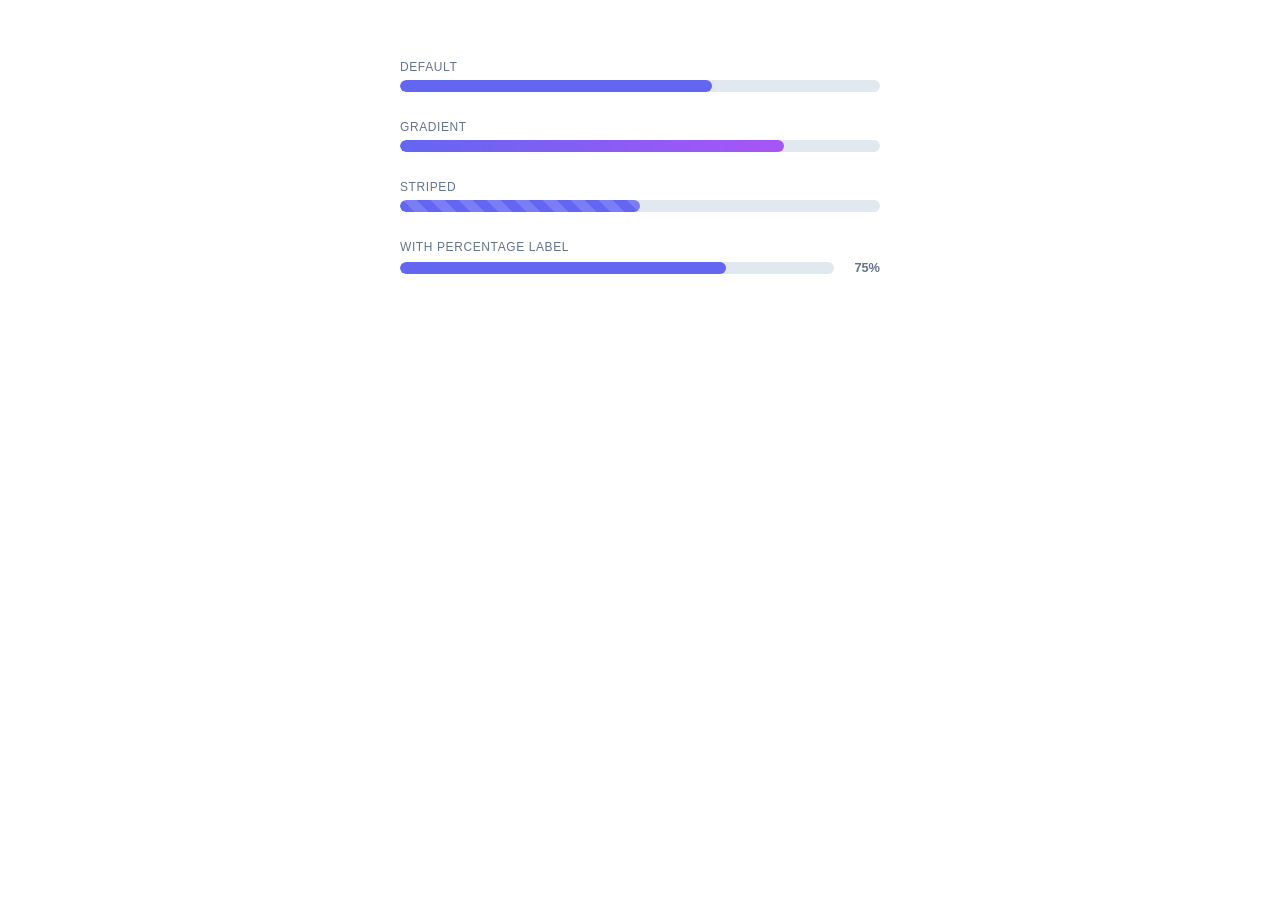
<file: submissions/examples/ease-progress-v1/index.html>
<!DOCTYPE html>
<html lang="en">
<head>
  <meta charset="UTF-8" />
  <title>ease-progress — EaseMotion CSS</title>
  <link rel="stylesheet" href="progress.css" />
  <style>
    body { font-family: sans-serif; max-width: 480px; margin: 60px auto; display: grid; gap: 28px; padding: 0 20px; }
    label { font-size: 0.75rem; text-transform: uppercase; letter-spacing: .05em; color: #64748b; display: block; margin-bottom: 6px; }
  </style>
</head>
<body>

  <!-- Default -->
  <div>
    <label>Default</label>
    <div class="ease-progress" style="--ease-progress-value: 65%;">
      <div class="ease-progress__bar"></div>
    </div>
  </div>

  <!-- Gradient -->
  <div>
    <label>Gradient</label>
    <div class="ease-progress ease-progress--gradient" style="--ease-progress-value: 80%;">
      <div class="ease-progress__bar"></div>
    </div>
  </div>

  <!-- Striped -->
  <div>
    <label>Striped</label>
    <div class="ease-progress ease-progress--striped" style="--ease-progress-value: 50%;">
      <div class="ease-progress__bar"></div>
    </div>
  </div>

  <!-- Labeled -->
  <div>
    <label>With Percentage Label</label>
    <div class="ease-progress ease-progress--labeled" style="--ease-progress-value: 75%;">
      <div class="ease-progress__track">
        <div class="ease-progress__bar"></div>
      </div>
      <span class="ease-progress__label">75%</span>
    </div>
  </div>

  <script>
    // Trigger animation after paint
    requestAnimationFrame(() => {
      document.querySelectorAll('.ease-progress').forEach(el => {
        el.classList.add('is-loaded');
      });
    });
  </script>
</body>
</html>
</file>
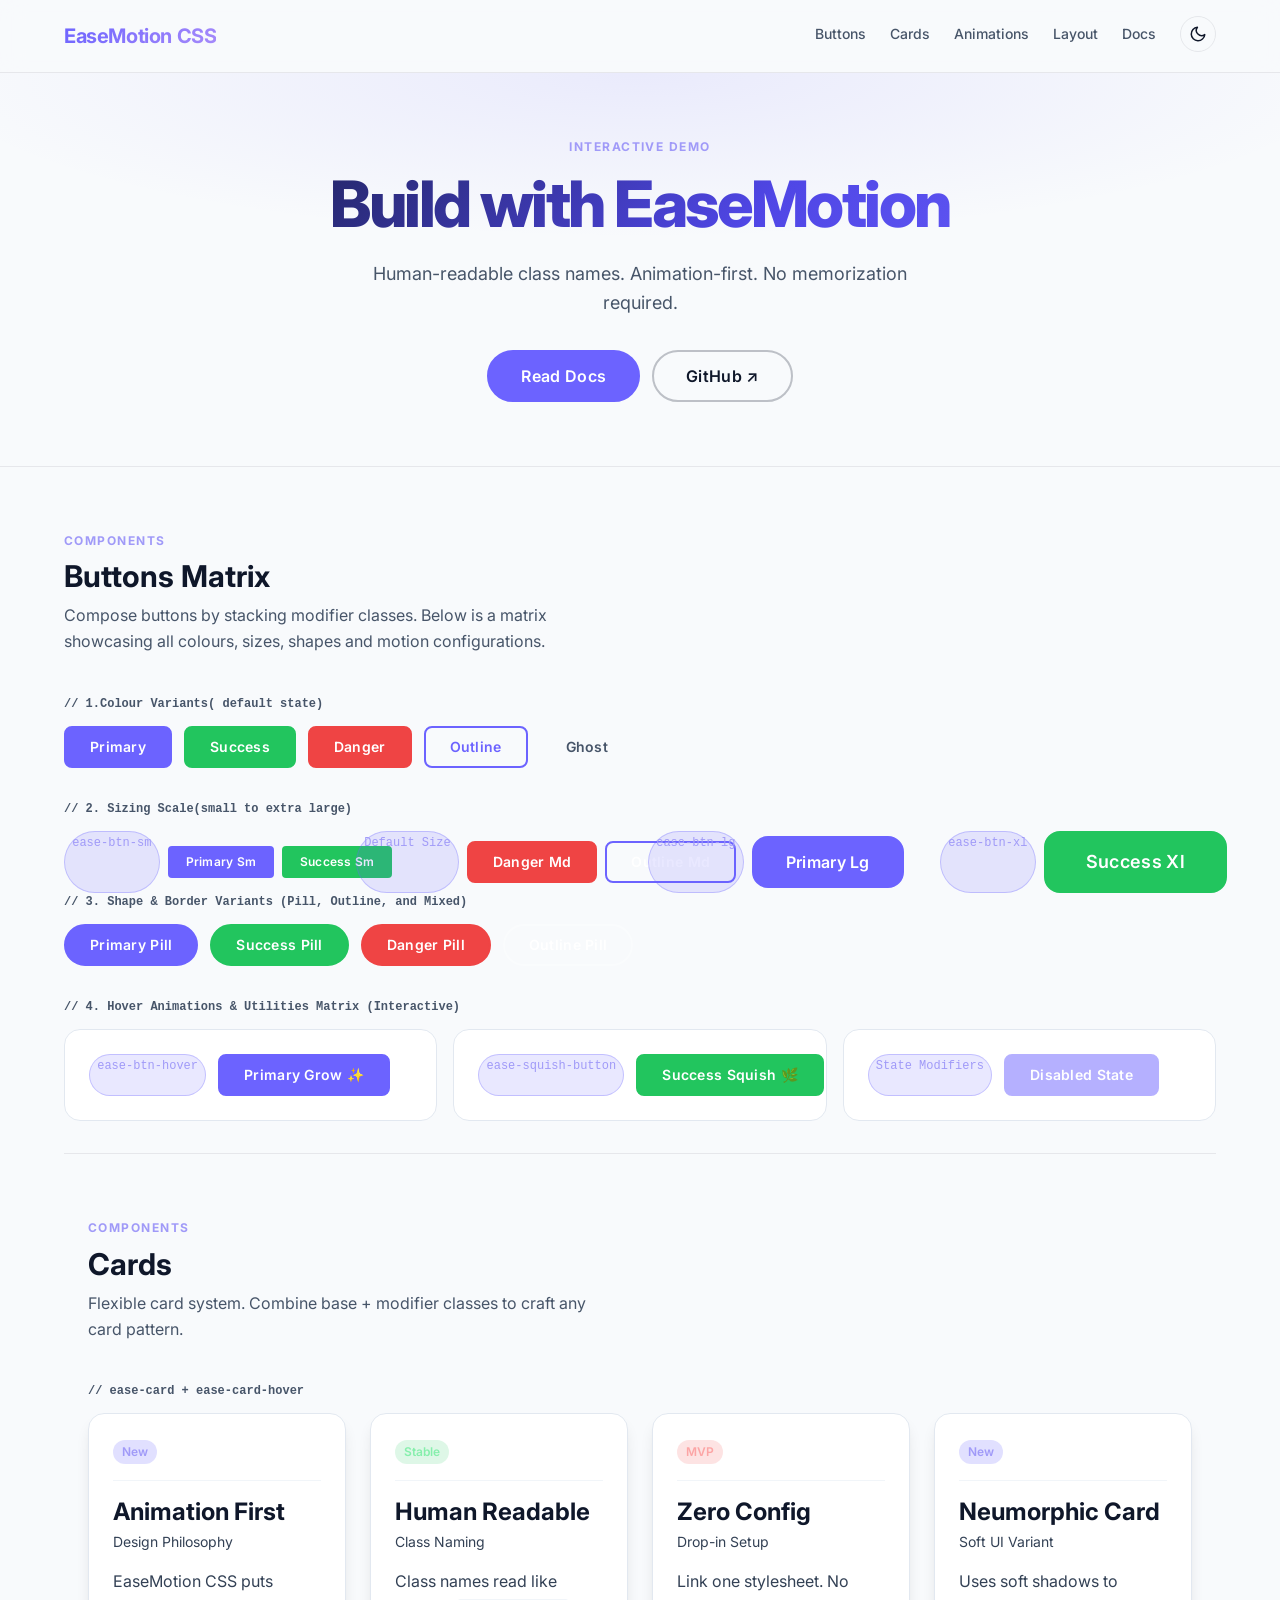
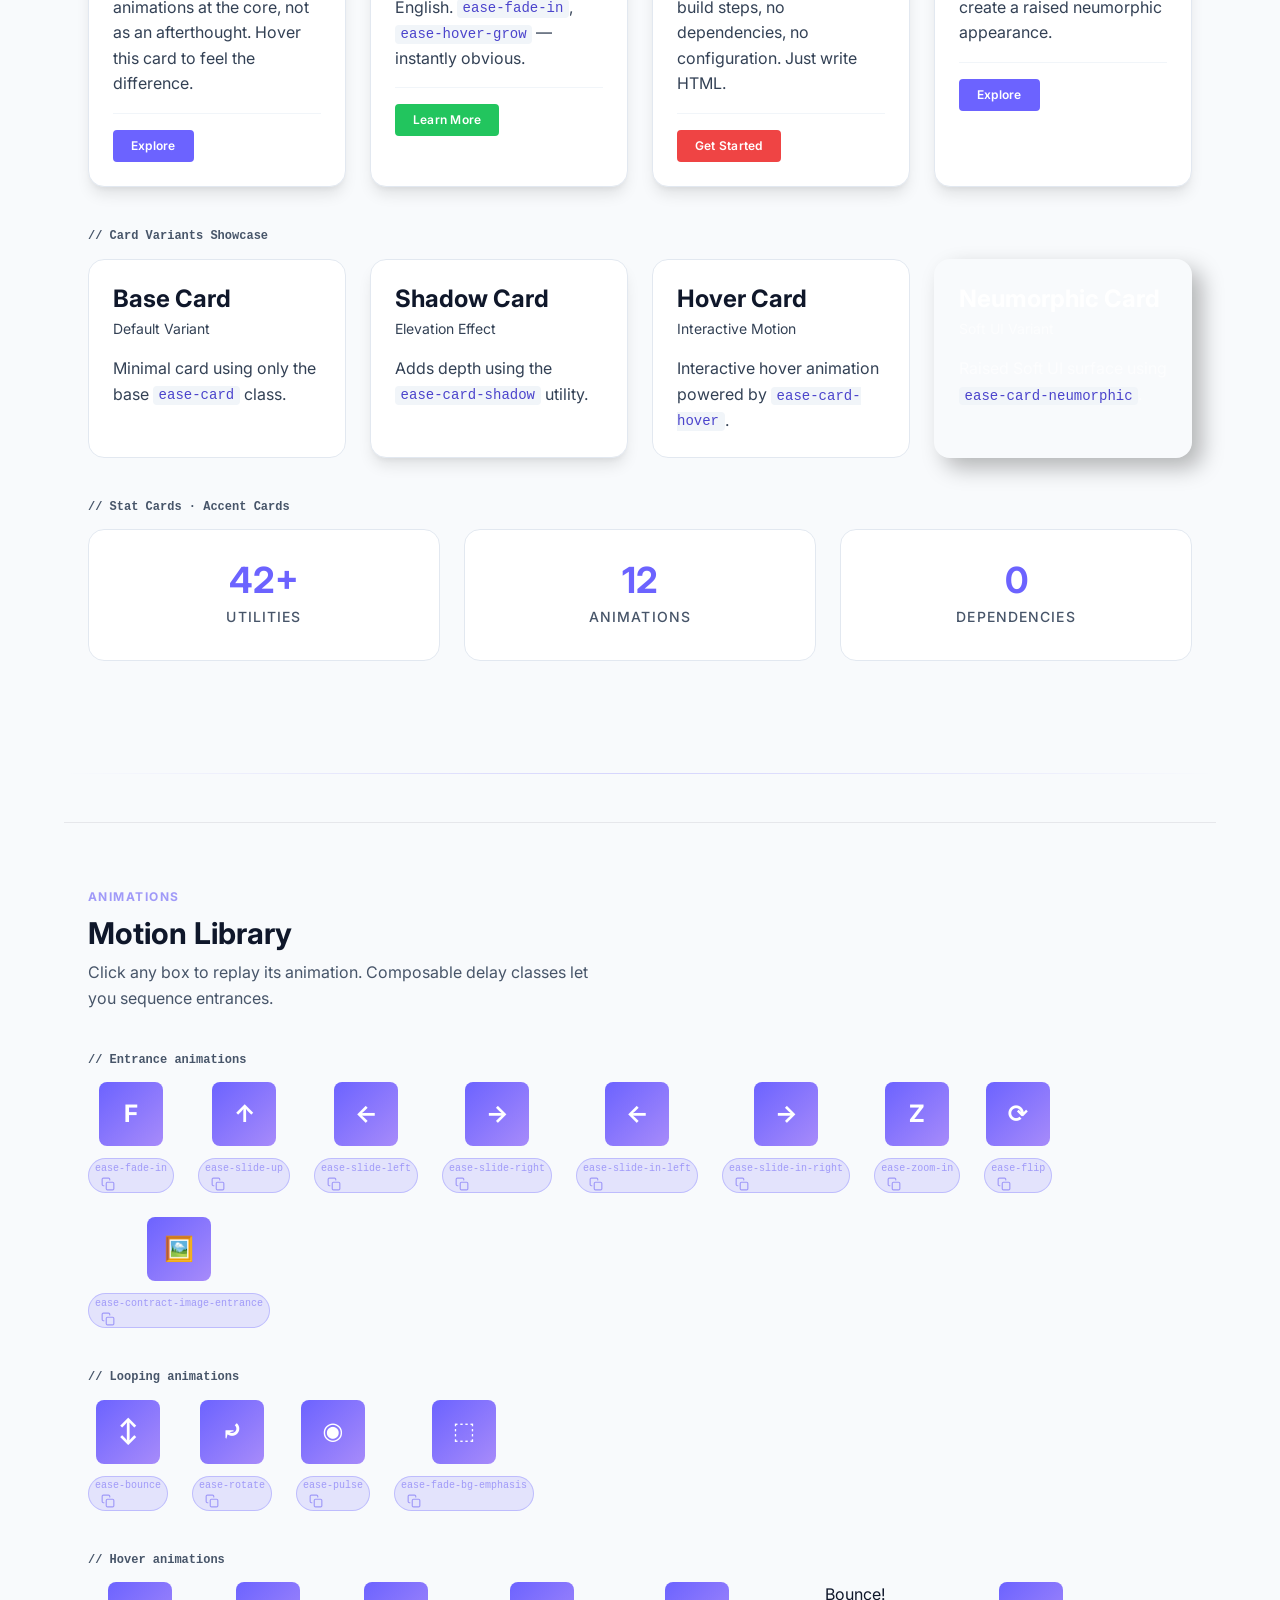
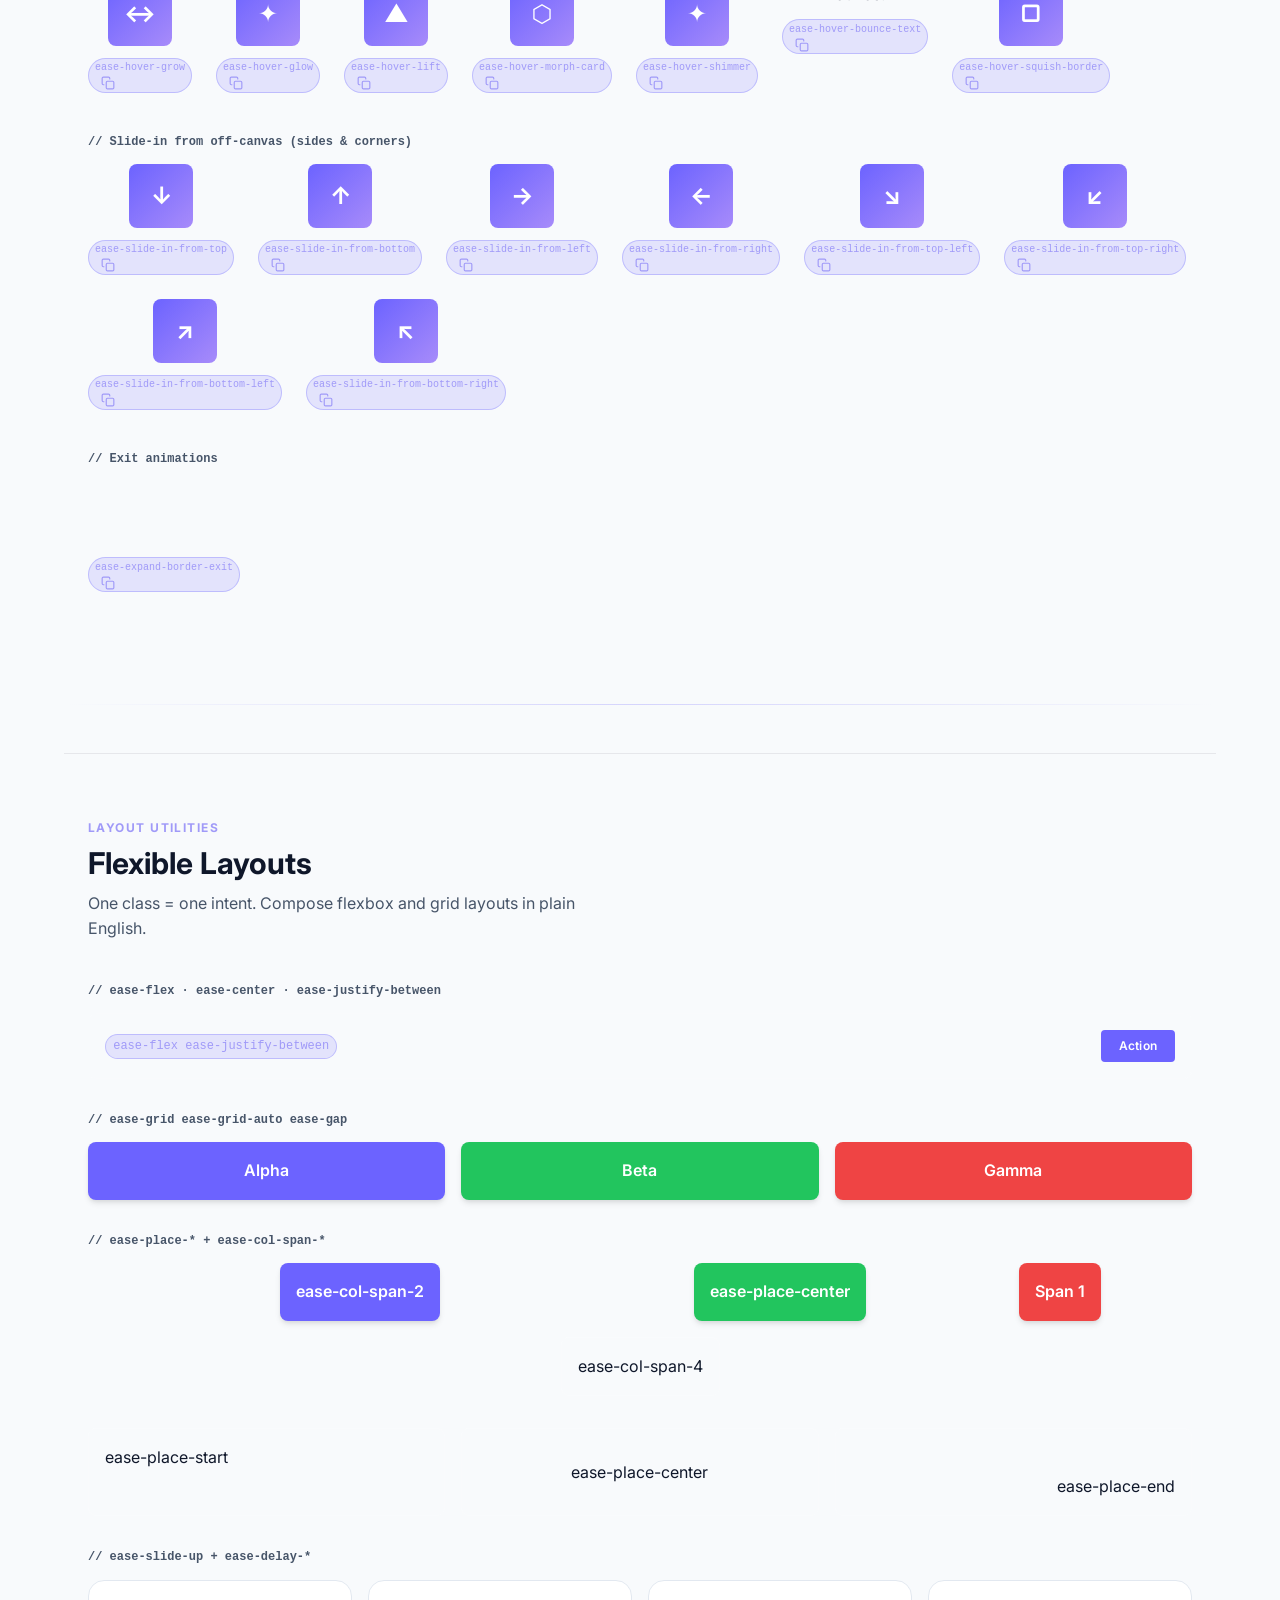
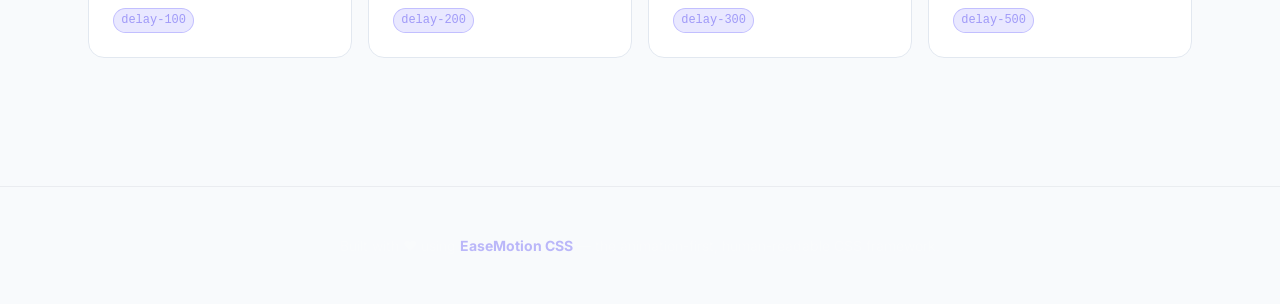
<file: examples/demo.html>
<!DOCTYPE html>
<html lang="en">
<head>
  <meta charset="UTF-8" />
  <meta name="viewport" content="width=device-width, initial-scale=1.0" />
  <title>EaseMotion CSS — Interactive Demo</title>
  <meta name="description" content="Live demo showcasing EaseMotion CSS utilities, animations, buttons, and card components." />

  <!-- EaseMotion CSS -->
  <link rel="stylesheet" href="../core/variables.css" />
  <link rel="stylesheet" href="../core/base.css" />
  <link rel="stylesheet" href="../core/animations.css" />
  <link rel="stylesheet" href="../core/utilities.css" />
  <link rel="stylesheet" href="../components/buttons.css" />
  <link rel="stylesheet" href="../components/cards.css" />

  <style>
    /* ── Theme Definitions ────────────────────────────────── */
    :root {
      /* Dark Theme (Default) */
      --page-bg: #0f0e17;
      --page-text: #fffffe;
      --page-text-muted: rgba(255, 255, 255, 0.6);
      --nav-bg: rgba(15, 14, 23, 0.85);
      --border-color: rgba(255, 255, 255, 0.08);
      --hero-glow: radial-gradient(ellipse 80% 60% at 50% 0%, rgba(108, 99, 255, 0.18) 0%, transparent 70%);
      --hero-title-color: linear-gradient(135deg, #ffffff 0%, #a78bfa 60%, #6c63ff 100%);
      --card-bg: rgba(255, 255, 255, 0.04);
      --card-border: rgba(255, 255, 255, 0.08);
      --card-title-color: #ffffff;
      --card-subtitle-color: rgba(255, 255, 255, 0.5);
      --card-p-color: rgba(255, 255, 255, 0.65);
      --card-header-border: rgba(255, 255, 255, 0.06);
      --card-footer-border: rgba(255, 255, 255, 0.06);
      --section-title-color: #ffffff;
      --section-desc-color: rgba(255, 255, 255, 0.55);
      --chip-color: rgba(255, 255, 255, 0.45);
      --github-btn-border: rgba(255, 255, 255, 0.25);
      --github-btn-color: #fff;
      --ghost-btn-color: rgba(255, 255, 255, 0.7);
      --outline-btn-color: #fff;
      --outline-btn-border: rgba(255, 255, 255, 0.3);
      --divider-color: linear-gradient(90deg, transparent, rgba(108, 99, 255, 0.4), transparent);
      
      /* Overrides for EaseMotion variables in dark mode */
      --ease-color-bg: #0f0e17;
      --ease-color-surface: #1e1b29;
      --ease-color-text: #fffffe;
      --ease-color-muted: rgba(255, 255, 255, 0.65);
    }

    [data-theme="light"] {
      /* Light Theme */
      --page-bg: #f8fafc;
      --page-text: #0f172a;
      --page-text-muted: #475569;
      --nav-bg: rgba(248, 250, 252, 0.85);
      --border-color: rgba(15, 23, 42, 0.08);
      --hero-glow: radial-gradient(ellipse 80% 60% at 50% 0%, rgba(108, 99, 255, 0.1) 0%, transparent 70%);
      --hero-title-color: linear-gradient(135deg, #0f172a 0%, #4f46e5 60%, #6c63ff 100%);
      --card-bg: #ffffff;
      --card-border: #e2e8f0;
      --card-title-color: #0f172a;
      --card-subtitle-color: #475569;
      --card-p-color: #334155;
      --card-header-border: #f1f5f9;
      --card-footer-border: #f1f5f9;
      --section-title-color: #0f172a;
      --section-desc-color: #475569;
      --chip-color: #475569;
      --github-btn-border: rgba(15, 23, 42, 0.25);
      --github-btn-color: #0f172a;
      --ghost-btn-color: #475569;
      --outline-btn-color: #0f172a;
      --outline-btn-border: rgba(15, 23, 42, 0.3);
      --divider-color: linear-gradient(90deg, transparent, rgba(108, 99, 255, 0.25), transparent);

      /* Overrides for EaseMotion variables in light mode */
      --ease-color-bg: #f8fafc;
      --ease-color-surface: #ffffff;
      --ease-color-text: #0f172a;
      --ease-color-muted: #475569;
    }

    /* Smooth Transitions for Theme Changes */
    body, 
    .demo-nav, 
    .demo-nav a, 
    .demo-hero, 
    .demo-hero h1, 
    .demo-hero p, 
    .demo-section, 
    .demo-section-title, 
    .demo-section-desc, 
    .ease-card, 
    .ease-card-title, 
    .ease-card-subtitle, 
    .ease-card p, 
    .ease-card-header, 
    .ease-card-footer, 
    .demo-footer, 
    .demo-divider, 
    .demo-chip {
      transition: background-color var(--ease-speed-medium) var(--ease-ease),
                  background var(--ease-speed-medium) var(--ease-ease),
                  border-color var(--ease-speed-medium) var(--ease-ease),
                  color var(--ease-speed-medium) var(--ease-ease);
    }

    body {
      background-color: var(--page-bg);
      color: var(--page-text);
    }

    .demo-nav {
      position: sticky;
      top: 0;
      z-index: var(--ease-z-overlay);
      background: var(--nav-bg);
      backdrop-filter: blur(12px);
      -webkit-backdrop-filter: blur(12px);
      border-bottom: 1px solid var(--border-color);
      padding: var(--ease-space-4) 0;
    }

    .demo-nav-inner {
      display: flex;
      align-items: center;
      justify-content: space-between;
      gap: var(--ease-space-4);
    }

    .demo-logo {
      font-size: var(--ease-text-xl);
      font-weight: 700;
      background: linear-gradient(135deg, #6c63ff, #a78bfa);
      -webkit-background-clip: text;
      -webkit-text-fill-color: transparent;
      background-clip: text;
      letter-spacing: -0.02em;
    }

    .demo-nav-links {
      display: flex;
      flex-wrap: wrap;
      gap: var(--ease-space-6);
      align-items: center;
      list-style: none;
      padding: 0;
      margin: 0;
      justify-content: flex-end;
    }

    .demo-nav-links a {
      color: var(--page-text-muted);
      font-size: var(--ease-text-sm);
      font-weight: 500;
      transition: color var(--ease-speed-fast) var(--ease-ease);
      text-decoration: none;
    }

    .demo-nav-links a:hover {
      color: var(--page-text);
      text-decoration: none;
    }

    /* ── Theme Toggle Button ──────────────────────────────── */
    .theme-toggle-btn {
      background: none;
      border: 1px solid var(--border-color);
      color: var(--page-text);
      cursor: pointer;
      display: flex;
      align-items: center;
      justify-content: center;
      width: 36px;
      height: 36px;
      border-radius: var(--ease-radius-full);
      transition: background var(--ease-speed-fast) var(--ease-ease), 
                  color var(--ease-speed-fast) var(--ease-ease),
                  border-color var(--ease-speed-fast) var(--ease-ease);
    }

    .theme-toggle-btn:hover {
      background: rgba(255, 255, 255, 0.08);
      border-color: var(--ease-color-primary);
    }

    [data-theme="light"] .theme-toggle-btn:hover {
      background: rgba(15, 23, 42, 0.08);
    }

    /* Toggle visibility of icons */
    [data-theme="light"] .theme-toggle-btn .sun-icon { display: none; }
    [data-theme="light"] .theme-toggle-btn .moon-icon { display: block; }
    :root:not([data-theme="light"]) .theme-toggle-btn .sun-icon { display: block; }
    :root:not([data-theme="light"]) .theme-toggle-btn .moon-icon { display: none; }

    /* ── Hero ─────────────────────────────────────────────── */
    .demo-hero {
      padding: var(--ease-space-16) 0;
      text-align: center;
      background: var(--hero-glow);
    }

    .demo-hero h1 {
      font-size: clamp(2.5rem, 6vw, 4rem);
      font-weight: 800;
      background: var(--hero-title-color);
      -webkit-background-clip: text;
      -webkit-text-fill-color: transparent;
      background-clip: text;
      letter-spacing: -0.04em;
      margin-bottom: var(--ease-space-4);
    }

    .demo-hero p {
      font-size: var(--ease-text-lg);
      color: var(--page-text-muted);
      max-width: 560px;
      margin: 0 auto var(--ease-space-8);
    }

    /* ── Section ──────────────────────────────────────────── */
    .demo-section {
      padding: var(--ease-space-16) 0;
      border-top: 1px solid var(--border-color);
    }

    .demo-section-label {
      font-size: var(--ease-text-xs);
      font-weight: 700;
      text-transform: uppercase;
      letter-spacing: 0.12em;
      color: var(--ease-color-primary-light);
      margin-bottom: var(--ease-space-2);
    }

    .demo-section-title {
      font-size: var(--ease-text-3xl);
      font-weight: 700;
      color: var(--section-title-color);
      margin-bottom: var(--ease-space-2);
    }

    .demo-section-desc {
      color: var(--section-desc-color);
      font-size: var(--ease-text-base);
      max-width: 520px;
      margin-bottom: var(--ease-space-10);
    }

    /* ── Code Tag ─────────────────────────────────────────── */
    .tag {
      display: inline-block;
      font-family: var(--ease-font-mono);
      font-size: var(--ease-text-xs);
      background: rgba(108,99,255,0.15);
      color: var(--ease-color-primary-light);
      border: 1px solid rgba(108,99,255,0.3);
      padding: 0.15em 0.6em;
      border-radius: var(--ease-radius-full);
      white-space: nowrap;
    }

    /* ── Demo Chip ────────────────────────────────────────── */
    .demo-chip {
      font-size: var(--ease-text-xs);
      font-weight: 600;
      color: var(--chip-color);
      margin-bottom: var(--ease-space-3);
      font-family: var(--ease-font-mono);
    }

    /* ── Cards inside demo ────────────────────────────────── */
    .ease-card {
      background-color: var(--card-bg);
      border-color: var(--card-border);
      color: var(--page-text);
    }

    .ease-card-title { color: var(--card-title-color); }
    .ease-card-subtitle { color: var(--card-subtitle-color); }
    .ease-card p { color: var(--card-p-color); }

    .ease-card.ease-card-neumorphic {
      background-color: rgba(255,255,255,0.045);
      border-color: rgba(255,255,255,0.04);
      box-shadow:
        10px 10px 22px rgba(0,0,0,0.28),
        -8px -8px 20px rgba(255,255,255,0.035);
      color: #fffffe;
    }

    .ease-card.ease-card-neumorphic:hover {
      box-shadow:
        14px 14px 28px rgba(0,0,0,0.32),
        -10px -10px 24px rgba(255,255,255,0.045);
    }

    .ease-card-neumorphic .ease-card-title {
      color: #ffffff;
    }

    .ease-card-neumorphic .ease-card-subtitle,
    .ease-card-neumorphic p {
      color: rgba(255,255,255,0.62);
    }

    .ease-card-header {
      border-color: var(--card-header-border);
    }

    .ease-card-footer {
      border-color: var(--card-footer-border);
    }

    /* ── Animation Box ────────────────────────────────────── */
    .anim-box {
      width: 64px;
      height: 64px;
      border-radius: var(--ease-radius-md);
      background: linear-gradient(135deg, var(--ease-color-primary), #a78bfa);
      display: flex;
      align-items: center;
      justify-content: center;
      font-size: 1.5rem;
      color: #fff;
      font-weight: bold;
      cursor: pointer;
    }

    .anim-cell {
      display: flex;
      flex-direction: column;
      align-items: center;
      gap: var(--ease-space-3);
    }

    .anim-cell .tag {
      font-size: 10px;
      max-width: 100%;
      overflow-wrap: anywhere;
      white-space: normal;
      text-align: center;
    }

    /* ── Badge ────────────────────────────────────────────── */
    .ease-badge {
      display: inline-flex;
      align-items: center;
      gap: 4px;
      padding: 0.2em 0.75em;
      border-radius: var(--ease-radius-full);
      font-size: var(--ease-text-xs);
      font-weight: 600;
    }

    .ease-badge-primary {
      background: rgba(108,99,255,0.2);
      color: var(--ease-color-primary-light);
    }

    .ease-badge-success {
      background: rgba(34,197,94,0.15);
      color: var(--ease-color-success-light);
    }

    .ease-badge-danger {
      background: rgba(239,68,68,0.15);
      color: var(--ease-color-danger-light);
    }

    /* ── Footer ───────────────────────────────────────────── */
    .demo-footer {
      text-align: center;
      padding: var(--ease-space-12) 0;
      border-top: 1px solid var(--border-color);
      color: var(--page-text-muted);
      opacity: 0.7;
      font-size: var(--ease-text-sm);
    }

    /* ── Divider ──────────────────────────────────────────── */
    .demo-divider {
      height: 1px;
      background: var(--divider-color);
      margin: var(--ease-space-12) 0;
      border: none;
    }

    @media (max-width: 640px) {
      .demo-nav {
        padding: var(--ease-space-3) 0;
      }

      .demo-nav-inner {
        align-items: flex-start;
        flex-direction: column;
      }

      .demo-nav-links {
        gap: var(--ease-space-2);
        justify-content: flex-start;
        width: 100%;
      }

      .demo-nav-links a {
        display: inline-flex;
        padding: var(--ease-space-1) var(--ease-space-2);
      }

      .demo-hero,
      .demo-section {
        padding: var(--ease-space-10) 0;
      }

      .demo-hero h1 {
        font-size: 2.25rem;
      }

      .demo-hero .ease-center {
        flex-direction: column;
      }

      .anim-cell {
        width: calc(50% - var(--ease-space-3));
      }

      .anim-box {
        width: 56px;
        height: 56px;
      }

      .tag,
      .demo-chip {
        white-space: normal;
        overflow-wrap: anywhere;
      }
    }
  </style>
</head>
<body>

  <!-- ═══════════════════════════════════════════════════════
       NAVIGATION
  ══════════════════════════════════════════════════════════ -->
  <nav class="demo-nav">
    <div class="ease-container demo-nav-inner">
      <div class="demo-logo">EaseMotion CSS</div>
      <ul class="demo-nav-links">
        <li><a href="#buttons">Buttons</a></li>
        <li><a href="#cards">Cards</a></li>
        <li><a href="#animations">Animations</a></li>
        <li><a href="#layout">Layout</a></li>
        <li><a href="../docs/index.html">Docs</a></li>
        <li>
          <button id="theme-toggle" class="theme-toggle-btn ease-hover-grow" aria-label="Toggle dark/light theme">
            <!-- Sun Icon -->
            <svg class="sun-icon" viewBox="0 0 24 24" width="18" height="18" stroke="currentColor" stroke-width="2" fill="none" stroke-linecap="round" stroke-linejoin="round">
              <circle cx="12" cy="12" r="5"></circle>
              <line x1="12" y1="1" x2="12" y2="3"></line>
              <line x1="12" y1="21" x2="12" y2="23"></line>
              <line x1="4.22" y1="4.22" x2="5.64" y2="5.64"></line>
              <line x1="18.36" y1="18.36" x2="19.78" y2="19.78"></line>
              <line x1="1" y1="12" x2="3" y2="12"></line>
              <line x1="21" y1="12" x2="23" y2="12"></line>
              <line x1="4.22" y1="19.72" x2="5.64" y2="18.3"></line>
              <line x1="18.36" y1="5.64" x2="19.78" y2="4.22"></line>
            </svg>
            <!-- Moon Icon -->
            <svg class="moon-icon" viewBox="0 0 24 24" width="18" height="18" stroke="currentColor" stroke-width="2" fill="none" stroke-linecap="round" stroke-linejoin="round">
              <path d="M21 12.79A9 9 0 1 1 11.21 3 7 7 0 0 0 21 12.79z"></path>
            </svg>
          </button>
        </li>
      </ul>
    </div>
  </nav>

  <!-- ═══════════════════════════════════════════════════════
       HERO
  ══════════════════════════════════════════════════════════ -->
  <header class="demo-hero">
    <div class="ease-container">
      <div class="ease-fade-in">
        <div class="demo-section-label">Interactive Demo</div>
        <h1>Build with EaseMotion</h1>
        <p>Human-readable class names. Animation-first. No memorization required.</p>
        <div class="ease-center ease-gap-3 ease-slide-up ease-delay-200">
          <a href="../docs/index.html" class="ease-btn ease-btn-primary ease-btn-hover ease-btn-lg ease-btn-pill">
            Read Docs
          </a>
          <a href="https://github.com" class="ease-btn ease-btn-outline ease-btn-lg ease-btn-pill" style="border-color:var(--github-btn-border); color:var(--github-btn-color);">
            GitHub ↗
          </a>
        </div>
      </div>
    </div>
  </header>

  <main>

    <!-- ═════════════════════════════════════════════════════
         BUTTONS
    ══════════════════════════════════════════════════════════ -->
    <section id="buttons" class="demo-section">
      <div class="ease-container">
        <div class="demo-section-label">Components</div>
        <h2 class="demo-section-title">Buttons Matrix</h2>
        <p class="demo-section-desc">
          Compose buttons by stacking modifier classes. Below is a matrix showcasing all colours, sizes, shapes and motion configurations.
        </p>

        <!-- Colour Variants -->
        <div class="demo-chip">// 1.Colour Variants( default state)</div>
        <div class="ease-flex ease-flex-wrap ease-gap-3" style="margin-bottom: var(--ease-space-8);">
          <button class="ease-btn ease-btn-primary">Primary</button>
          <button class="ease-btn ease-btn-success">Success</button>
          <button class="ease-btn ease-btn-danger">Danger</button>
          <button class="ease-btn ease-btn-outline">Outline</button>
          <button class="ease-btn ease-btn-ghost" style="color:var(--ghost-btn-color);">Ghost</button>
        </div>
        <!-- Sizing grid across Colors-->
         <div class="demo-chip">// 2. Sizing Scale(small to extra large)</div>
         <div class="ease-grid ease-gap-4" style="grid-template-columns: repeat(auto-fit, minmax(200px, 1fr));" margin-bottom: var(--ease-space-8);">
          <div class="ease-flex ease-flex-direction-column ease-gap-2">
            <span class="tag" style="width: max-content;">ease-btn-sm</span>
            <div class="ease-flex ease-gap-2 ease-items-center">
              <button class="ease-btn ease-btn-primary ease-btn-sm">Primary Sm</button>
              <button class="ease-btn ease-btn-success ease-btn-sm">Success Sm</button>
            </div>
          </div>
          <div class="ease-flex ease-flex-direction-column ease-gap-2">
            <span class="tag" style="width: max-content;"> Default Size</span>
            <div class="ease-flex ease-gap-2 ease-items-center">
              <button class="ease-btn ease-btn-danger">Danger Md</button>
              <button class="ease-btn ease-btn-outline" style="color:#fff;">Outline Md</button>
            </div>
          </div>
          <div class="ease-flex ease-flex-direction-column ease-gap-2">
            <span class="tag" style="width: max-content;">ease-btn-lg</span>
            <div class="ease-flex ease-gap-2 ease-items-center">
              <button class="ease-btn ease-btn-primary ease-btn-lg"> Primary Lg</button>
            </div>
          </div>
          <div class="ease-flex ease-flex-direction-column ease-gap-2">
            <span class="tag" style="width: max-content;"> ease-btn-xl</span>
            <div class="ease-flex ease-gap-2 ease-items-center">
              <button class="ease-btn ease-btn-success ease-btn-xl">Success Xl</button>
            </div>
          </div>
         </div>
         <!-- shapes matrix-->
         <div class="demo-chip">// 3. Shape & Border Variants (Pill, Outline, and Mixed)</div>
         <div class="ease-flex ease-flex-wrap ease-gap-3" style="margin-bottom: var(--ease-space-8);">
          <button class="ease-btn ease-btn-primary ease-btn-pill">Primary Pill</button>
          <button class="ease-btn ease-btn-success ease-btn-pill">Success Pill</button>
          <button class="ease-btn ease-btn-danger ease-btn-pill">Danger Pill</button>
          <button class="ease-btn ease-btn-outline ease-btn-pill" style="border-color:rgba(255,255,255,0.3); color:#fff;">Outline Pill</button>
         </div>
         <!-- Hover Animations Matrix -->
         <div class="demo-chip">// 4. Hover Animations & Utilities Matrix (Interactive)</div>
         <div class="ease-grid ease-gap-4" style="grid-template-columns: repeat(auto-fit, minmax(220px, 1fr)); margin-bottom: var(--ease-space-8);">
          <div class="ease-card ease-padding-4 ease-flex ease-flex-direction-column ease-gap-3">
            <span class="tag" style="width: max-content;">ease-btn-hover</span>
            <button class="ease-btn ease-btn-primary ease-btn-hover">Primary Grow ✨</button>
            <button class="ease-btn ease-btn-outline ease-btn-hover" style="border-color:rgba(255,255,255,0.3); color:#fff;">Outline Grow 🚀</button>
          </div>
          <div class="ease-card ease-padding-4 ease-flex ease-flex-direction-column ease-gap-3">
            <span class="tag" style="width: max-content;">ease-squish-button</span>
            <button class="ease-btn ease-btn-success ease-squish-button">Success Squish 🌿</button>
            <button class="ease-btn ease-btn-danger ease-squish-button">Danger Squish 💥</button>
          </div>
          <div class="ease-card ease-padding-4 ease-flex ease-flex-direction-column ease-gap-3">
            <span class="tag" style="width: max-content;">State Modifiers</span>
            <button class="ease-btn ease-btn-primary" disabled>Disabled State</button>
            <button class="ease-btn ease-btn-outline ease-btn-loading" style="border-color:rgba(255,255,255,0.3); color:#fff;">Loading State</button>
          </div>
         </div>
        

        <!-- Hover effects 
        <div class="demo-chip">// With ease-btn-hover</div>
        <div class="ease-flex ease-flex-wrap ease-gap-3" style="margin-bottom: var(--ease-space-8);">
          <button class="ease-btn ease-btn-primary ease-btn-hover">Hover me ✨</button>
          <button class="ease-btn ease-btn-outline ease-btn-hover" style="border-color:var(--outline-btn-border); color:var(--outline-btn-color);">Hover me 🚀</button>
          <button class="ease-btn ease-btn-success ease-btn-hover">Hover me 🌿</button>
        </div>-->

        <!-- Sizes 
        <div class="demo-chip">// Sizes</div>
        <div class="ease-flex ease-flex-wrap ease-items-center ease-gap-3" style="margin-bottom: var(--ease-space-8);">
          <button class="ease-btn ease-btn-primary ease-btn-sm">Small</button>
          <button class="ease-btn ease-btn-primary">Default</button>
          <button class="ease-btn ease-btn-primary ease-btn-lg">Large</button>
          <button class="ease-btn ease-btn-primary ease-btn-xl">X-Large</button>
        </div> -->

        <!-- Squish 
         <div class="demo-chip">// Squish Button Utility</div>
         <div class="ease-flex ease-flex-wrap ease-gap-3" style="margin-bottom: var(--ease-space-8);">
          <button class="ease-btn ease-btn-primary ease-squish-button">Squish Me </button>
        </div> -->

        <!-- Shapes & States 
        <div class="demo-chip">// Pill · Disabled · Loading</div>
        <div class="ease-flex ease-flex-wrap ease-items-center ease-gap-3">
          <button class="ease-btn ease-btn-primary ease-btn-pill">Pill Shape</button>
          <button class="ease-btn ease-btn-primary" disabled>Disabled</button>
          <button class="ease-btn ease-btn-outline ease-btn-loading" style="border-color:var(--outline-btn-border); color:var(--outline-btn-color);">Loading</button>
        </div>
        <div class="demo-chip" style="margin-top: var(--ease-space-8);">// Flex Wrap Utilities</div>
        <div class="ease-flex ease-flex-wrap ease-gap-3" style="margin-bottom: var(--ease-space-4);">
          <span class="tag">ease-flex-wrap</span>
          <span class="tag">Item 1</span>
          <span class="tag">Item 2</span>
          <span class="tag">Item 3</span>
          <span class="tag">Item 4</span>
        </div>
        <div class="ease-flex ease-flex-nowrap ease-gap-3" style="margin-bottom: var(--ease-space-4); overflow-x: auto;">
          <span class="tag">ease-flex-nowrap</span>
          <span class="tag">Item 1</span>
          <span class="tag">Item 2</span>
          <span class="tag">Item 3</span>
          <span class="tag">Item 4</span>
        </div>
        <div class="ease-flex ease-flex-wrap-reverse ease-gap-3">
          <span class="tag">ease-flex-wrap-reverse</span>
          <span class="tag">Item 1</span>
          <span class="tag">Item 2</span>
          <span class="tag">Item 3</span>
          <span class="tag">Item 4</span>
        </div>
        <div class="demo-chip" style="margin-top: var(--ease-space-8);">// Align Self Utilities</div>
        <div class="ease-flex ease-gap-3 ease-items-stretch" style="min-height: 96px;">
          <span class="tag ease-self-start">ease-self-start</span>
          <span class="tag ease-self-center">ease-self-center</span>
          <span class="tag ease-self-end">ease-self-end</span>
          <span class="tag ease-self-stretch">ease-self-stretch</span>
        </div>
        <div class="demo-chip" style="margin-top: var(--ease-space-8);">// Flex Wrap Utilities</div>
        <div class="ease-flex ease-flex-wrap ease-gap-3" style="margin-bottom: var(--ease-space-4);">
          <span class="tag">ease-flex-wrap</span>
          <span class="tag">Item 1</span>
          <span class="tag">Item 2</span>
          <span class="tag">Item 3</span>
          <span class="tag">Item 4</span>
        </div>
        <div class="ease-flex ease-flex-nowrap ease-gap-3" style="margin-bottom: var(--ease-space-4); overflow-x: auto;">
          <span class="tag">ease-flex-nowrap</span>
          <span class="tag">Item 1</span>
          <span class="tag">Item 2</span>
          <span class="tag">Item 3</span>
          <span class="tag">Item 4</span>
        </div>
        <div class="ease-flex ease-flex-wrap-reverse ease-gap-3">
          <span class="tag">ease-flex-wrap-reverse</span>
          <span class="tag">Item 1</span>
          <span class="tag">Item 2</span>
          <span class="tag">Item 3</span>
          <span class="tag">Item 4</span>
        </div>
        <div class="demo-chip" style="margin-top: var(--ease-space-8);">// Align Self Utilities</div>
        <div class="ease-flex ease-gap-3 ease-items-stretch" style="min-height: 96px;">
          <span class="tag ease-self-start">ease-self-start</span>
          <span class="tag ease-self-center">ease-self-center</span>
          <span class="tag ease-self-end">ease-self-end</span>
          <span class="tag ease-self-stretch">ease-self-stretch</span>
        </div>
      </div>
    </section>

    <hr class="demo-divider" />

    <!-- ═════════════════════════════════════════════════════
         CARDS
    ══════════════════════════════════════════════════════════ -->
    <section id="cards" class="demo-section">
      <div class="ease-container">
        <div class="demo-section-label">Components</div>
        <h2 class="demo-section-title">Cards</h2>
        <p class="demo-section-desc">
          Flexible card system. Combine base + modifier classes to craft any card pattern.
        </p>

        <!-- Hover Cards -->
        <div class="demo-chip">// ease-card + ease-card-hover</div>
        <div class="ease-grid ease-grid-auto ease-gap-6" style="margin-bottom: var(--ease-space-10);">

          <article class="ease-card ease-card-shadow ease-card-hover ease-slide-up ease-delay-100">
            <div class="ease-card-header">
              <span class="ease-badge ease-badge-primary">New</span>
            </div>
            <h3 class="ease-card-title">Animation First</h3>
            <p class="ease-card-subtitle">Design Philosophy</p>
            <div class="ease-card-body">
              <p>EaseMotion CSS puts animations at the core, not as an afterthought. Hover this card to feel the difference.</p>
            </div>
            <div class="ease-card-footer">
              <button class="ease-btn ease-btn-primary ease-btn-sm">Explore</button>
            </div>
          </article>

          <article class="ease-card ease-card-shadow ease-card-hover ease-slide-up ease-delay-200">
            <div class="ease-card-header">
              <span class="ease-badge ease-badge-success">Stable</span>
            </div>
            <h3 class="ease-card-title">Human Readable</h3>
            <p class="ease-card-subtitle">Class Naming</p>
            <div class="ease-card-body">
              <p>Class names read like English. <code>ease-fade-in</code>, <code>ease-hover-grow</code> — instantly obvious.</p>
            </div>
            <div class="ease-card-footer">
              <button class="ease-btn ease-btn-success ease-btn-sm">Learn More</button>
            </div>
          </article>

          <article class="ease-card ease-card-shadow ease-card-hover ease-slide-up ease-delay-300">
            <div class="ease-card-header">
              <span class="ease-badge ease-badge-danger">MVP</span>
            </div>
            <h3 class="ease-card-title">Zero Config</h3>
            <p class="ease-card-subtitle">Drop-in Setup</p>
            <div class="ease-card-body">
              <p>Link one stylesheet. No build steps, no dependencies, no configuration. Just write HTML.</p>
            </div>
            <div class="ease-card-footer">
              <button class="ease-btn ease-btn-danger ease-btn-sm">Get Started</button>
            </div>
          </article>
          <!-- Neumorphic Card -->
          <article class="ease-card ease-card-shadow ease-card-hover ease-slide-up ease-delay-300">
             <div class="ease-card-header">
              <span class="ease-badge ease-badge-primary">New</span>
             </div>
            <h3 class="ease-card-title">Neumorphic Card</h3>
            <p class="ease-card-subtitle">Soft UI Variant</p>

              <div class="ease-card-body">
           <p>
                Uses soft shadows to create a raised neumorphic appearance.
           </p>
            
              </div>
              <div class ="ease-card-footer">
                <button class="ease-btn ease-btn-primary ease-btn-sm">
                  Explore
                </button>
              </div>
            </article>
          
        </div>

        <div class="demo-chip">// Card Variants Showcase</div>

<div class="ease-grid ease-grid-auto ease-gap-6" style="margin-bottom: var(--ease-space-10);">

  <!-- Base Card -->
  <article class="ease-card">
    <h3 class="ease-card-title">Base Card</h3>
    <p class="ease-card-subtitle">Default Variant</p>

    <div class="ease-card-body">
      <p>
        Minimal card using only the base <code>ease-card</code> class.
      </p>
    </div>
  </article>

  <!-- Shadow Card -->
  <article class="ease-card ease-card-shadow">
    <h3 class="ease-card-title">Shadow Card</h3>
    <p class="ease-card-subtitle">Elevation Effect</p>

    <div class="ease-card-body">
      <p>
        Adds depth using the <code>ease-card-shadow</code> utility.
      </p>
    </div>
  </article>

  <!-- Hover Card -->
  <article class="ease-card ease-card-hover">
    <h3 class="ease-card-title">Hover Card</h3>
    <p class="ease-card-subtitle">Interactive Motion</p>

    <div class="ease-card-body">
      <p>
        Interactive hover animation powered by <code>ease-card-hover</code>.
      </p>
    </div>
  </article>

  <!-- Neumorphic Card -->
  <article class="ease-card ease-card-neumorphic">
    <h3 class="ease-card-title">Neumorphic Card</h3>
    <p class="ease-card-subtitle">Soft UI Variant</p>

    <div class="ease-card-body">
      <p>
        Raised Soft UI surface using <code>ease-card-neumorphic</code>.
      </p>
    </div>
  </article>

</div>
        
        <!-- Special Types -->
        <div class="demo-chip">// Stat Cards · Accent Cards</div>
        <div class="ease-grid ease-grid-cols-3 ease-gap-6 ease-sm-grid-cols-1">
          <div class="ease-card ease-card-stat ease-card-hover">
            <div class="ease-stat-value">42+</div>
            <div class="ease-stat-label">Utilities</div>
          </div>
          <div class="ease-card ease-card-stat ease-card-hover">
            <div class="ease-stat-value">12</div>
            <div class="ease-stat-label">Animations</div>
          </div>
          <div class="ease-card ease-card-stat ease-card-hover">
            <div class="ease-stat-value">0</div>
            <div class="ease-stat-label">Dependencies</div>
          </div>
        </div>
      </div>
    </section>

    <hr class="demo-divider" />

    <!-- ═════════════════════════════════════════════════════
         ANIMATIONS
    ══════════════════════════════════════════════════════════ -->
    <section id="animations" class="demo-section">
      <div class="ease-container">
        <div class="demo-section-label">Animations</div>
        <h2 class="demo-section-title">Motion Library</h2>
        <p class="demo-section-desc">
          Click any box to replay its animation. Composable delay classes let you sequence entrances.
        </p>

        <!-- Entrance anims -->
        <div class="demo-chip">// Entrance animations</div>
        <div class="ease-flex ease-flex-wrap ease-gap-6" style="margin-bottom: var(--ease-space-10);">
          <div class="anim-cell">
            <div class="anim-box ease-fade-in" id="anim-fade" onclick="replay(this,'ease-fade-in')">F</div>
            <span class="tag">ease-fade-in</span>
          </div>
          <div class="anim-cell">
            <div class="anim-box ease-slide-up" id="anim-slide" onclick="replay(this,'ease-slide-up')">↑</div>
            <span class="tag">ease-slide-up</span>
          </div>
          <div class="anim-cell">
            <div class="anim-box ease-slide-left" onclick="replay(this,'ease-slide-left')">←</div>
            <span class="tag">ease-slide-left</span>
          </div>
          <div class="anim-cell">
            <div class="anim-box ease-slide-right" onclick="replay(this,'ease-slide-right')">→</div>
            <span class="tag">ease-slide-right</span>
          </div>
          <div class="anim-cell">
            <div class="anim-box ease-slide-in-left" onclick="replay(this,'ease-slide-in-left')">←</div>
            <span class="tag">ease-slide-in-left</span>
          </div>
          <div class="anim-cell">
            <div class="anim-box ease-slide-in-right" onclick="replay(this,'ease-slide-in-right')">→</div>
            <span class="tag">ease-slide-in-right</span>
          </div>
          <div class="anim-cell">
            <div class="anim-box ease-zoom-in" onclick="replay(this,'ease-zoom-in')">Z</div>
            <span class="tag">ease-zoom-in</span>
          </div>
          <div class="anim-cell">
            <div class="anim-box ease-flip" onclick="replay(this,'ease-flip')">⟳</div>
            <span class="tag">ease-flip</span>
          </div>
           <div class="anim-cell">
          <div class="anim-box ease-contract-image-entrance" onclick="replay(this,'ease-contract-image-entrance')">🖼️</div>
          <span class="tag">ease-contract-image-entrance</span>
        </div>
        </div>

        <!-- Looping anims -->
        <div class="demo-chip">// Looping animations</div>
        <div class="ease-flex ease-flex-wrap ease-gap-6" style="margin-bottom: var(--ease-space-10);">
          <div class="anim-cell">
            <div class="anim-box ease-bounce">↕</div>
            <span class="tag">ease-bounce</span>
          </div>
          <div class="anim-cell">
            <div class="anim-box ease-rotate">⤾</div>
            <span class="tag">ease-rotate</span>
          </div>
          <div class="anim-cell">
            <div class="anim-box ease-pulse">◉</div>
            <span class="tag">ease-pulse</span>
          </div>
          <div class="anim-cell">
            <div class="anim-box ease-fade-bg-emphasis">⬚</div>
            <span class="tag">ease-fade-bg-emphasis</span>
          </div>
        </div>

        <!-- Hover anims -->
        <div class="demo-chip">// Hover animations</div>
        <div class="ease-flex ease-flex-wrap ease-gap-6" style="margin-bottom: var(--ease-space-10);">
          <div class="anim-cell">
            <div class="anim-box ease-hover-grow">↔</div>
            <span class="tag">ease-hover-grow</span>
          </div>
          <div class="anim-cell">
            <div class="anim-box ease-hover-glow">✦</div>
            <span class="tag">ease-hover-glow</span>
          </div> 
          <div class="anim-cell">
            <div class="anim-box ease-hover-lift">▲</div>
            <span class="tag">ease-hover-lift</span>
          </div>
           <div class="anim-cell">

            <div class="anim-box ease-hover-morph-card">⬡</div>
            <span class="tag">ease-hover-morph-card</span>
           </div>
           <div class="anim-cell">

             <div class="anim-box ease-hover-shimmer">✦</div>
             <span class="tag">ease-hover-shimmer</span>
           </div>
           <div class="anim-cell">
            <div class="ease-hover-bounce-text">Bounce!</div>
            <span class="tag">ease-hover-bounce-text</span>
           </div>

           <div class="anim-cell">
            <div class="anim-box ease-hover-squish-border">▢</div>
           <span class="tag">ease-hover-squish-border</span>
           </div>

        </div>
      <!-- Slide-in from Off-Canvas -->
<div class="demo-chip">// Slide-in from off-canvas (sides & corners)</div>
<div class="ease-flex ease-flex-wrap ease-gap-6" style="margin-bottom: var(--ease-space-10); overflow: hidden;">
  <div class="anim-cell">
    <div class="anim-box ease-slide-in-from-top" onclick="replay(this,'ease-slide-in-from-top')">↓</div>
    <span class="tag">ease-slide-in-from-top</span>
  </div>
  <div class="anim-cell">
    <div class="anim-box ease-slide-in-from-bottom" onclick="replay(this,'ease-slide-in-from-bottom')">↑</div>
    <span class="tag">ease-slide-in-from-bottom</span>
  </div>
  <div class="anim-cell">
    <div class="anim-box ease-slide-in-from-left" onclick="replay(this,'ease-slide-in-from-left')">→</div>
    <span class="tag">ease-slide-in-from-left</span>
  </div>
  <div class="anim-cell">
    <div class="anim-box ease-slide-in-from-right" onclick="replay(this,'ease-slide-in-from-right')">←</div>
    <span class="tag">ease-slide-in-from-right</span>
  </div>
  <div class="anim-cell">
    <div class="anim-box ease-slide-in-from-top-left" onclick="replay(this,'ease-slide-in-from-top-left')">↘</div>
    <span class="tag">ease-slide-in-from-top-left</span>
  </div>
  <div class="anim-cell">
    <div class="anim-box ease-slide-in-from-top-right" onclick="replay(this,'ease-slide-in-from-top-right')">↙</div>
    <span class="tag">ease-slide-in-from-top-right</span>
  </div>
  <div class="anim-cell">
    <div class="anim-box ease-slide-in-from-bottom-left" onclick="replay(this,'ease-slide-in-from-bottom-left')">↗</div>
    <span class="tag">ease-slide-in-from-bottom-left</span>
  </div>
  <div class="anim-cell">
    <div class="anim-box ease-slide-in-from-bottom-right" onclick="replay(this,'ease-slide-in-from-bottom-right')">↖</div>
    <span class="tag">ease-slide-in-from-bottom-right</span>
  </div>
</div>
      <!-- Exit anims -->
      <div class="demo-chip">// Exit animations</div>
      <div class="ease-flex ease-flex-wrap ease-gap-6" >
        <div class="anim-cell">
          <div class="ease-expand-border-exit" onclick="replay(this,'ease-expand-border-exit')" 
          style="width:64px;
          height:64px;
          border:2px solid #a78bfa;
          border-radius:12px;
          cursor:pointer;"></div>
          <span class="tag">ease-expand-border-exit</span>

        </div>
      </div>
    </div>
    </section>

    <hr class="demo-divider" />

    <!-- ═════════════════════════════════════════════════════
         LAYOUT
    ══════════════════════════════════════════════════════════ -->
    <section id="layout" class="demo-section">
      <div class="ease-container">
        <div class="demo-section-label">Layout Utilities</div>
        <h2 class="demo-section-title">Flexible Layouts</h2>
        <p class="demo-section-desc">
          One class = one intent. Compose flexbox and grid layouts in plain English.
        </p>

        <!-- Flex examples -->
        <div class="demo-chip">// ease-flex · ease-center · ease-justify-between</div>
        <div style="margin-bottom: var(--ease-space-8);">
          <div class="ease-flex ease-justify-between ease-items-center ease-padding-4 ease-rounded ease-border" style="border-color:rgba(255,255,255,0.08);">
            <span class="tag">ease-flex ease-justify-between</span>
            <button class="ease-btn ease-btn-primary ease-btn-sm">Action</button>
          </div>
        </div>

        <!-- Grid examples -->
        <div class="demo-chip">// ease-grid ease-grid-auto ease-gap</div>
        <div class="ease-grid ease-grid-auto ease-gap-4" style="margin-bottom: var(--ease-space-8);">
          <div class="ease-padding-4 ease-rounded ease-bg-primary ease-text-white ease-text-center ease-font-semibold ease-shadow">Alpha</div>
          <div class="ease-padding-4 ease-rounded ease-bg-success ease-text-white ease-text-center ease-font-semibold ease-shadow">Beta</div>
          <div class="ease-padding-4 ease-rounded ease-bg-danger ease-text-white ease-text-center ease-font-semibold ease-shadow">Gamma</div>
        </div>

        <div class="demo-chip">// ease-place-* + ease-col-span-*</div>
        <div class="ease-grid ease-grid-cols-4 ease-place-center ease-gap-4" style="margin-bottom: var(--ease-space-8);">
          <div class="ease-col-span-2 ease-padding-4 ease-rounded ease-bg-primary ease-text-white ease-text-center ease-font-semibold ease-shadow">ease-col-span-2</div>
          <div class="ease-col-span-1 ease-padding-4 ease-rounded ease-bg-success ease-text-white ease-text-center ease-font-semibold ease-shadow">ease-place-center</div>
          <div class="ease-col-span-1 ease-padding-4 ease-rounded ease-bg-danger ease-text-white ease-text-center ease-font-semibold ease-shadow">Span 1</div>
          <div class="ease-col-span-4 ease-padding-4 ease-rounded ease-border ease-text-center" style="border-color: rgba(255,255,255,0.14);">ease-col-span-4</div>
        </div>
        <div class="ease-grid ease-grid-cols-3 ease-gap-4" style="margin-bottom: var(--ease-space-8);">
          <div class="ease-grid ease-place-start ease-padding-4 ease-rounded ease-border" style="min-height: 88px; border-color: rgba(255,255,255,0.14);">ease-place-start</div>
          <div class="ease-grid ease-place-center ease-padding-4 ease-rounded ease-border" style="min-height: 88px; border-color: rgba(255,255,255,0.14);">ease-place-center</div>
          <div class="ease-grid ease-place-end ease-padding-4 ease-rounded ease-border" style="min-height: 88px; border-color: rgba(255,255,255,0.14);">ease-place-end</div>
        </div>

        <!-- Stagger example -->
        <div class="demo-chip">// ease-slide-up + ease-delay-*</div>
        <div class="ease-flex ease-gap-4 ease-flex-wrap">
          <div class="ease-card ease-slide-up ease-delay-100" style="flex:1; min-width:140px;">
            <code class="tag">delay-100</code>
          </div>
          <div class="ease-card ease-slide-up ease-delay-200" style="flex:1; min-width:140px;">
            <code class="tag">delay-200</code>
          </div>
          <div class="ease-card ease-slide-up ease-delay-300" style="flex:1; min-width:140px;">
            <code class="tag">delay-300</code>
          </div>
          <div class="ease-card ease-slide-up ease-delay-500" style="flex:1; min-width:140px;">
            <code class="tag">delay-500</code>
          </div>
        </div>
      </div>
    </section>

  </main>

  <!-- ═══════════════════════════════════════════════════════
       FOOTER
  ══════════════════════════════════════════════════════════ -->
  <footer class="demo-footer">
    <div class="ease-container">
      <p style="margin:0; color:rgba(255,255,255,0.3);">
        Built with ❤️ using <strong style="color:var(--ease-color-primary-light);">EaseMotion CSS</strong> — the animation-first, human-readable CSS framework.
      </p>
    </div>
  </footer>

  <!-- ── Scripts ────────────────────────────────────────── -->
  <script>
    // ── Theme Switcher Logic ─────────────────────────────────
    const themeToggleBtn = document.getElementById("theme-toggle");

    // Get stored theme or default to system preference (or dark as fallback)
    const getPreferredTheme = () => {
      const storedTheme = localStorage.getItem("theme");
      if (storedTheme) return storedTheme;
      return window.matchMedia("(prefers-color-scheme: light)").matches ? "light" : "dark";
    };

    // Apply theme to document element
    const setTheme = (theme) => {
      document.documentElement.setAttribute("data-theme", theme);
      localStorage.setItem("theme", theme);
    };

    // Initialize theme immediately
    const currentTheme = getPreferredTheme();
    setTheme(currentTheme);

    // Toggle event listener
    themeToggleBtn.addEventListener("click", () => {
      const newTheme = document.documentElement.getAttribute("data-theme") === "light" ? "dark" : "light";
      setTheme(newTheme);
    });

    // ── Replay animation on click ────────────────────────
    function replay(el, cls) {
      el.classList.remove(cls);
      void el.offsetWidth; // force reflow
      el.classList.add(cls);
    }
    
    // Add copy-to-clipboard functionality to all animation tags
    document.addEventListener("DOMContentLoaded", () => {
      const copyIconSvg = `<svg style="margin-left:6px; vertical-align:-0.125em;" width="14" height="14" viewBox="0 0 24 24" fill="none" stroke="currentColor" stroke-width="2" stroke-linecap="round" stroke-linejoin="round"><rect x="9" y="9" width="13" height="13" rx="2" ry="2"></rect><path d="M5 15H4a2 2 0 0 1-2-2V4a2 2 0 0 1 2-2h9a2 2 0 0 1 2 2v1"></path></svg>`;
      const checkIconSvg = `<svg style="margin-left:6px; vertical-align:-0.125em; color:var(--ease-color-success, #22c55e);" width="14" height="14" viewBox="0 0 24 24" fill="none" stroke="currentColor" stroke-width="2" stroke-linecap="round" stroke-linejoin="round"><polyline points="20 6 9 17 4 12"></polyline></svg>`;

      document.querySelectorAll('.anim-cell .tag').forEach(tag => {
        const className = tag.textContent.trim();
        
        // Make the tag look clickable and add a title
        tag.style.cursor = 'pointer';
        tag.style.transition = 'all var(--ease-speed-fast) var(--ease-ease)';
        tag.title = 'Copy class name';
        
        // Add hover effect
        tag.addEventListener('mouseenter', () => tag.style.background = 'rgba(108,99,255,0.25)');
        tag.addEventListener('mouseleave', () => tag.style.background = '');
        
        // Add copy icon
        const iconSpan = document.createElement('span');
        iconSpan.innerHTML = copyIconSvg;
        tag.appendChild(iconSpan);

        tag.addEventListener('click', () => {
          navigator.clipboard.writeText(className).then(() => {
            iconSpan.innerHTML = checkIconSvg;
            
            // Revert back to copy icon after 1.5 seconds
            setTimeout(() => {
              iconSpan.innerHTML = copyIconSvg;
            }, 1500);
          }).catch(err => {
            console.error('Failed to copy: ', err);
          });
        });
      });
    });
  </script>

</body>
</html>
</file>
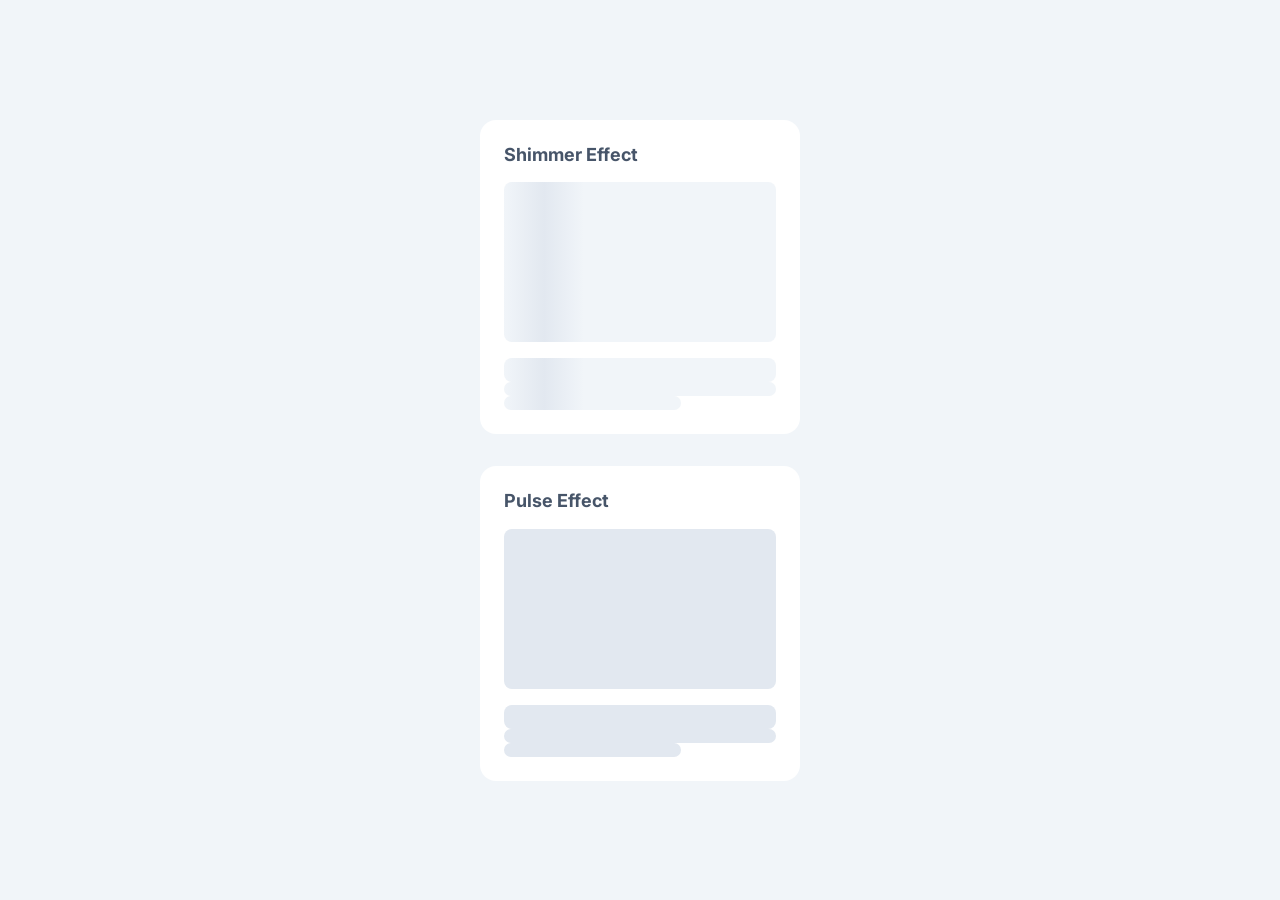
<file: examples/skeleton-loading.html>
<!DOCTYPE html>
<html lang="en">
<head>
  <meta charset="UTF-8">
  <meta name="viewport" content="width=device-width, initial-scale=1.0">
  <title>Skeleton Loading - EaseMotion CSS</title>
  
  <link rel="stylesheet" href="../core/variables.css">
  <link rel="stylesheet" href="../core/base.css">
  <link rel="stylesheet" href="../core/utilities.css">
  <link rel="stylesheet" href="../core/animations.css">
  <style>
    body {
      min-height: 100vh;
      min-height: 100dvh;
    }

    .skeleton-demo-card {
      width: min(320px, 100%);
    }

    @media (max-width: 480px) {
      body {
        padding: var(--ease-space-4);
      }
    }
  </style>
</head>
<body class="ease-bg-neutral ease-flex ease-center ease-padding-10 ease-flex-col ease-gap-8">

  <div class="skeleton-demo-card ease-bg-surface ease-padding-6 ease-rounded-lg ease-shadow-md">
    <h3 class="ease-text-lg ease-mb-4 ease-text-muted">Shimmer Effect</h3>
    
    <div class="ease-skeleton-block ease-skeleton-shimmer ease-w-full ease-mb-4" style="height: 160px;"></div>
    <div class="ease-skeleton-block ease-skeleton-shimmer ease-w-full ease-mb-2" style="height: 24px;"></div>
    <div class="ease-skeleton-block ease-skeleton-shimmer ease-w-full ease-mb-2" style="height: 14px;"></div>
    <div class="ease-skeleton-block ease-skeleton-shimmer" style="height: 14px; width: 65%;"></div>
  </div>

  <div class="skeleton-demo-card ease-bg-surface ease-padding-6 ease-rounded-lg ease-shadow-md">
    <h3 class="ease-text-lg ease-mb-4 ease-text-muted">Pulse Effect</h3>
    
    <div class="ease-skeleton-block ease-skeleton-pulse ease-w-full ease-mb-4" style="height: 160px;"></div>
    <div class="ease-skeleton-block ease-skeleton-pulse ease-w-full ease-mb-2" style="height: 24px;"></div>
    <div class="ease-skeleton-block ease-skeleton-pulse ease-w-full ease-mb-2" style="height: 14px;"></div>
    <div class="ease-skeleton-block ease-skeleton-pulse" style="height: 14px; width: 65%;"></div>
  </div>

</body>
</html>
</file>
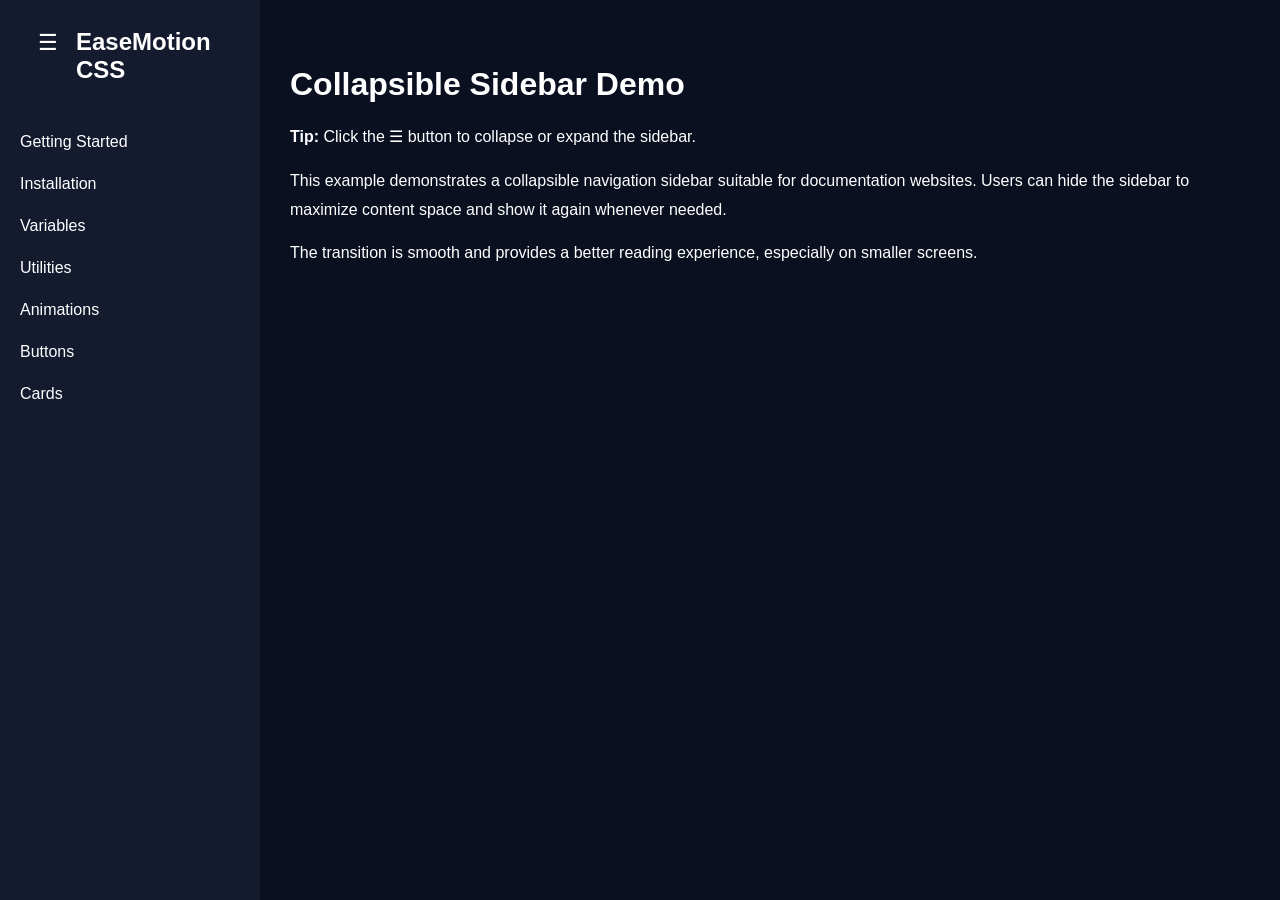
<file: submissions/collapsible-sidebar-pjm-v1/demo.html>
<!DOCTYPE html>
<html lang="en">

<head>
    <meta charset="UTF-8">
    <meta name="viewport" content="width=device-width, initial-scale=1.0">
    <title>Collapsible Sidebar PJM</title>
    <link rel="stylesheet" href="style.css">
</head>

<body>

    <div class="container">

        <aside class="sidebar" id="sidebar">
            <div class="sidebar-header">
                <button class="toggle-btn" id="toggleBtn">
                    ☰
                </button>
                <h2 class="logo">EaseMotion CSS</h2>

            </div>
            <ul class="nav-links">
                <li>Getting Started</li>
                <li>Installation</li>
                <li>Variables</li>
                <li>Utilities</li>
                <li>Animations</li>
                <li>Buttons</li>
                <li>Cards</li>
            </ul>
        </aside>

        <main class="content">

            <br><br>

            <h1>Collapsible Sidebar Demo</h1>
            <p><strong>Tip:</strong> Click the ☰ button to collapse or expand the sidebar.</p>

            <p>
                This example demonstrates a collapsible navigation sidebar
                suitable for documentation websites. Users can hide the
                sidebar to maximize content space and show it again whenever
                needed.
            </p>

            <p>
                The transition is smooth and provides a better reading
                experience, especially on smaller screens.
            </p>

        </main>

    </div>

    <script>
        const sidebar = document.getElementById("sidebar");
        const toggleBtn = document.getElementById("toggleBtn");
        const logo = document.querySelector(".logo");
        toggleBtn.addEventListener("click", () => {
            sidebar.classList.toggle("collapsed");
            if (sidebar.classList.contains("collapsed")) {
                logo.textContent = "EM";
            } else {
                logo.textContent = "EaseMotion CSS";
            }
        });
    </script>

</body>

</html>
</file>
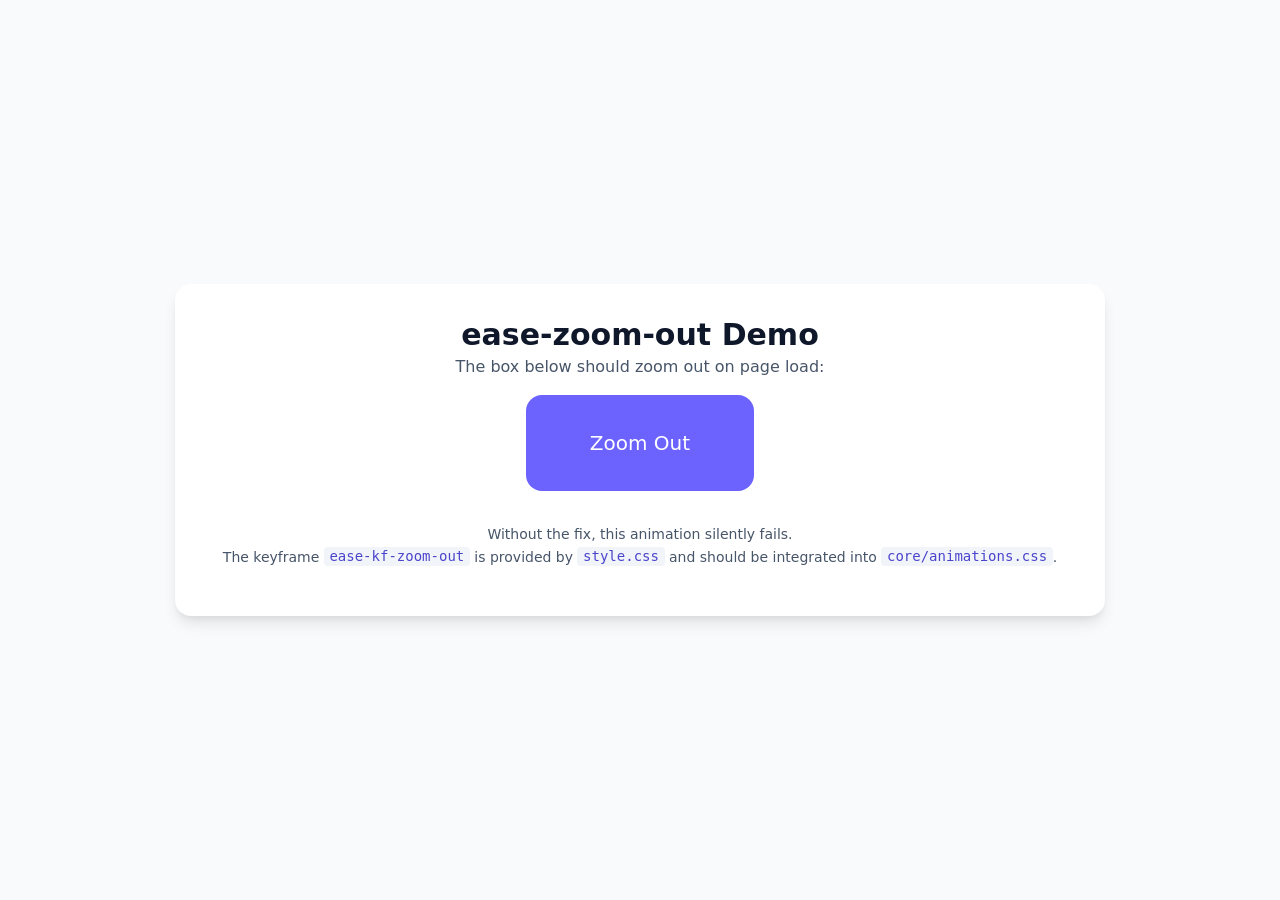
<file: submissions/core_changes-5710/demo.html>
<!DOCTYPE html>
<html lang="en">
<head>
  <meta charset="UTF-8" />
  <meta name="viewport" content="width=device-width, initial-scale=1.0" />
  <title>Demo — ease-zoom-out fix (#5710)</title>
  <link rel="stylesheet" href="../../easemotion.min.css" />
  <link rel="stylesheet" href="style.css" />
  <style>
    body {
      font-family: Inter, system-ui, sans-serif;
      background: var(--ease-color-bg, #f8fafc);
      display: flex;
      flex-direction: column;
      align-items: center;
      justify-content: center;
      min-height: 100vh;
      margin: 0;
      padding: 2rem;
    }
    .demo-card {
      background: var(--ease-color-surface, #fff);
      padding: 2rem 3rem;
      border-radius: var(--ease-radius-lg, 1rem);
      box-shadow: var(--ease-shadow-lg);
      text-align: center;
    }
    h2 { margin-top: 0; }
  </style>
</head>
<body>
  <div class="demo-card">
    <h2>ease-zoom-out Demo</h2>
    <p class="ease-text-muted">The box below should zoom out on page load:</p>
    <div class="ease-zoom-out" style="display:inline-block; padding:2rem 4rem; background:var(--ease-color-primary,#6c63ff); color:#fff; border-radius:1rem; font-size:1.25rem;">
      Zoom Out
    </div>
    <p style="margin-top:2rem; font-size:0.875rem; color:var(--ease-color-muted);">
      Without the fix, this animation silently fails. <br/>
      The keyframe <code>ease-kf-zoom-out</code> is provided by <code>style.css</code>
      and should be integrated into <code>core/animations.css</code>.
    </p>
  </div>
</body>
</html>
</file>
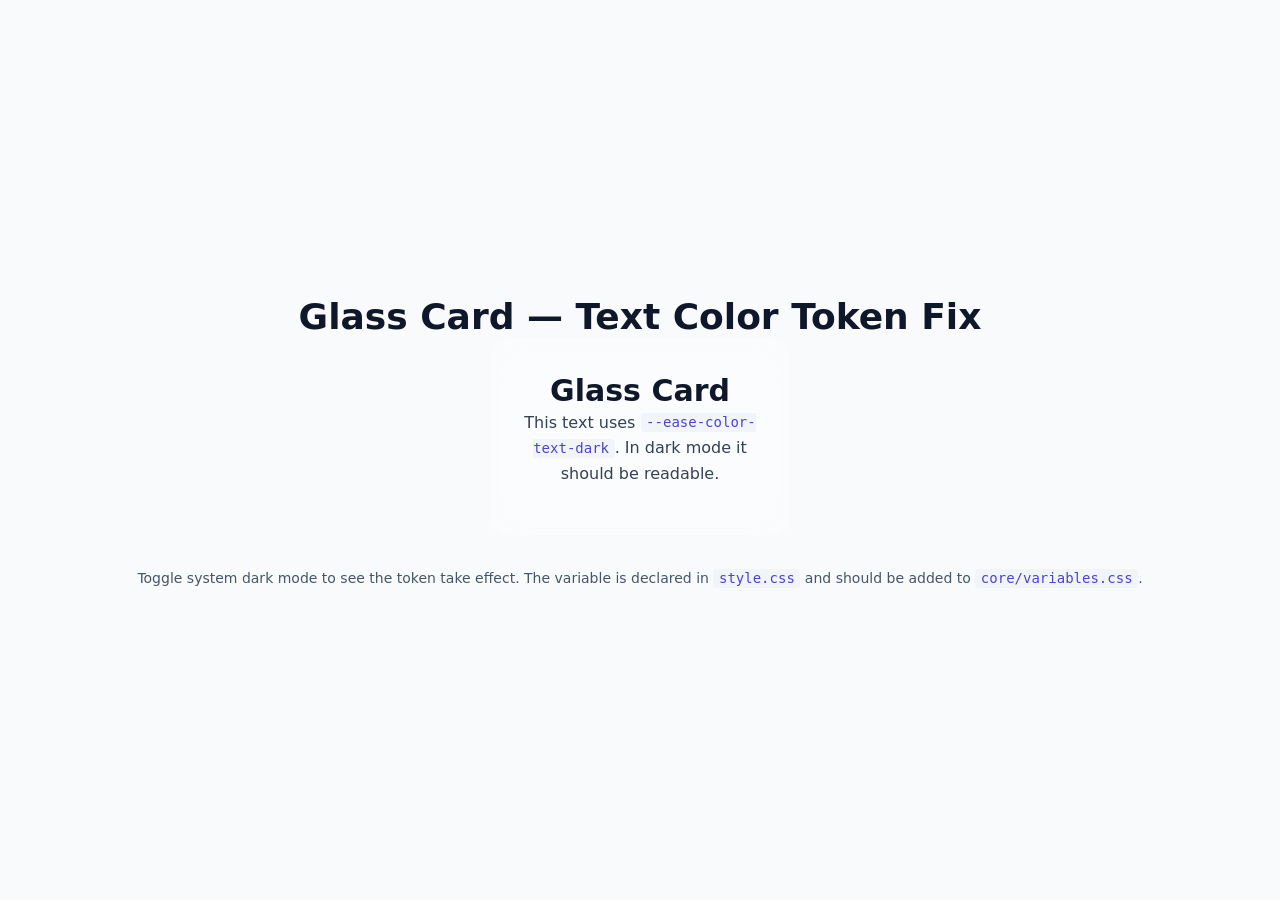
<file: submissions/core_changes-5711/demo.html>
<!DOCTYPE html>
<html lang="en">
<head>
  <meta charset="UTF-8" />
  <meta name="viewport" content="width=device-width, initial-scale=1.0" />
  <title>Demo: --ease-color-text-dark token fix (#5711)</title>
  <link rel="stylesheet" href="../../easemotion.min.css" />
  <link rel="stylesheet" href="style.css" />
  <style>
    body {
      font-family: 'Inter', system-ui, sans-serif;
      display: flex;
      flex-direction: column;
      align-items: center;
      justify-content: center;
      min-height: 100vh;
      margin: 0;
      padding: 2rem;
      background: var(--ease-color-bg);
      transition: background 0.3s;
    }
    .card-grid {
      display: flex;
      gap: 2rem;
      flex-wrap: wrap;
      justify-content: center;
    }
    .ease-card-glass {
      max-width: 300px;
      padding: 2rem;
      border-radius: var(--ease-radius-lg);
      text-align: center;
    }
    .note {
      margin-top: 2rem;
      color: var(--ease-color-muted);
      text-align: center;
      font-size: var(--ease-text-sm);
    }
  </style>
</head>
<body>
  <h1>Glass Card — Text Color Token Fix</h1>
  <div class="card-grid">
    <div class="ease-card-glass">
      <h2>Glass Card</h2>
      <p>This text uses <code>--ease-color-text-dark</code>. In dark mode it should be readable.</p>
    </div>
  </div>
  <p class="note">Toggle system dark mode to see the token take effect. The variable is declared in <code>style.css</code> and should be added to <code>core/variables.css</code>.</p>
</body>
</html>
</file>
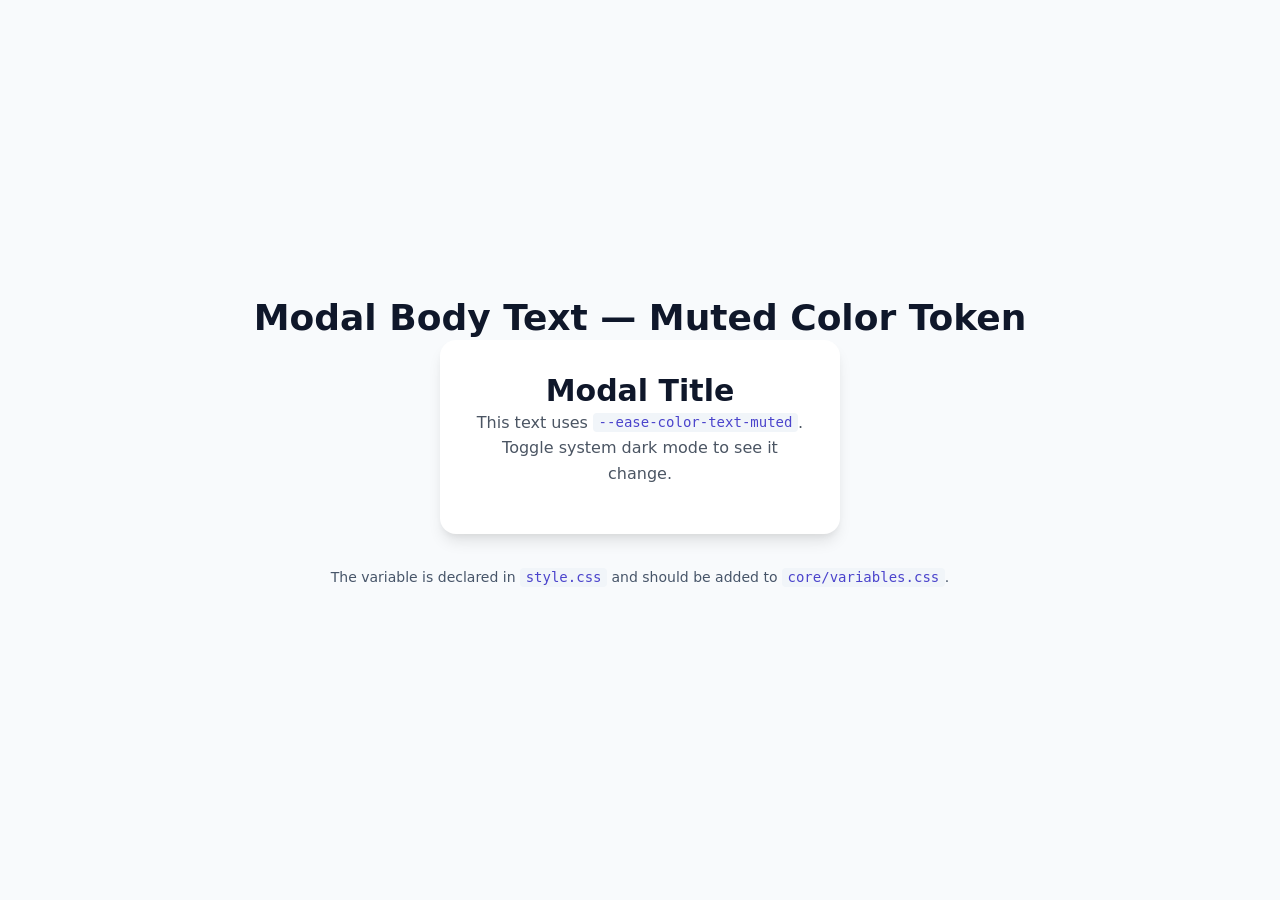
<file: submissions/core_changes-5712/demo.html>
<!DOCTYPE html>
<html lang="en">
<head>
  <meta charset="UTF-8" />
  <meta name="viewport" content="width=device-width, initial-scale=1.0" />
  <title>Demo: --ease-color-text-muted token fix (#5712)</title>
  <link rel="stylesheet" href="../../easemotion.min.css" />
  <link rel="stylesheet" href="style.css" />
  <style>
    body {
      font-family: 'Inter', system-ui, sans-serif;
      display: flex;
      flex-direction: column;
      align-items: center;
      justify-content: center;
      min-height: 100vh;
      margin: 0;
      padding: 2rem;
      background: var(--ease-color-bg);
      transition: background 0.3s;
    }
    .modal-demo {
      max-width: 400px;
      padding: 2rem;
      border-radius: var(--ease-radius-lg);
      background: var(--ease-color-surface);
      box-shadow: var(--ease-shadow-lg);
      text-align: center;
    }
    .modal-demo p {
      color: var(--ease-color-text-muted);
    }
    .note {
      margin-top: 2rem;
      color: var(--ease-color-muted);
      font-size: var(--ease-text-sm);
    }
  </style>
</head>
<body>
  <h1>Modal Body Text — Muted Color Token</h1>
  <div class="modal-demo">
    <h2>Modal Title</h2>
    <p>This text uses <code>--ease-color-text-muted</code>. Toggle system dark mode to see it change.</p>
  </div>
  <p class="note">The variable is declared in <code>style.css</code> and should be added to <code>core/variables.css</code>.</p>
</body>
</html>
</file>
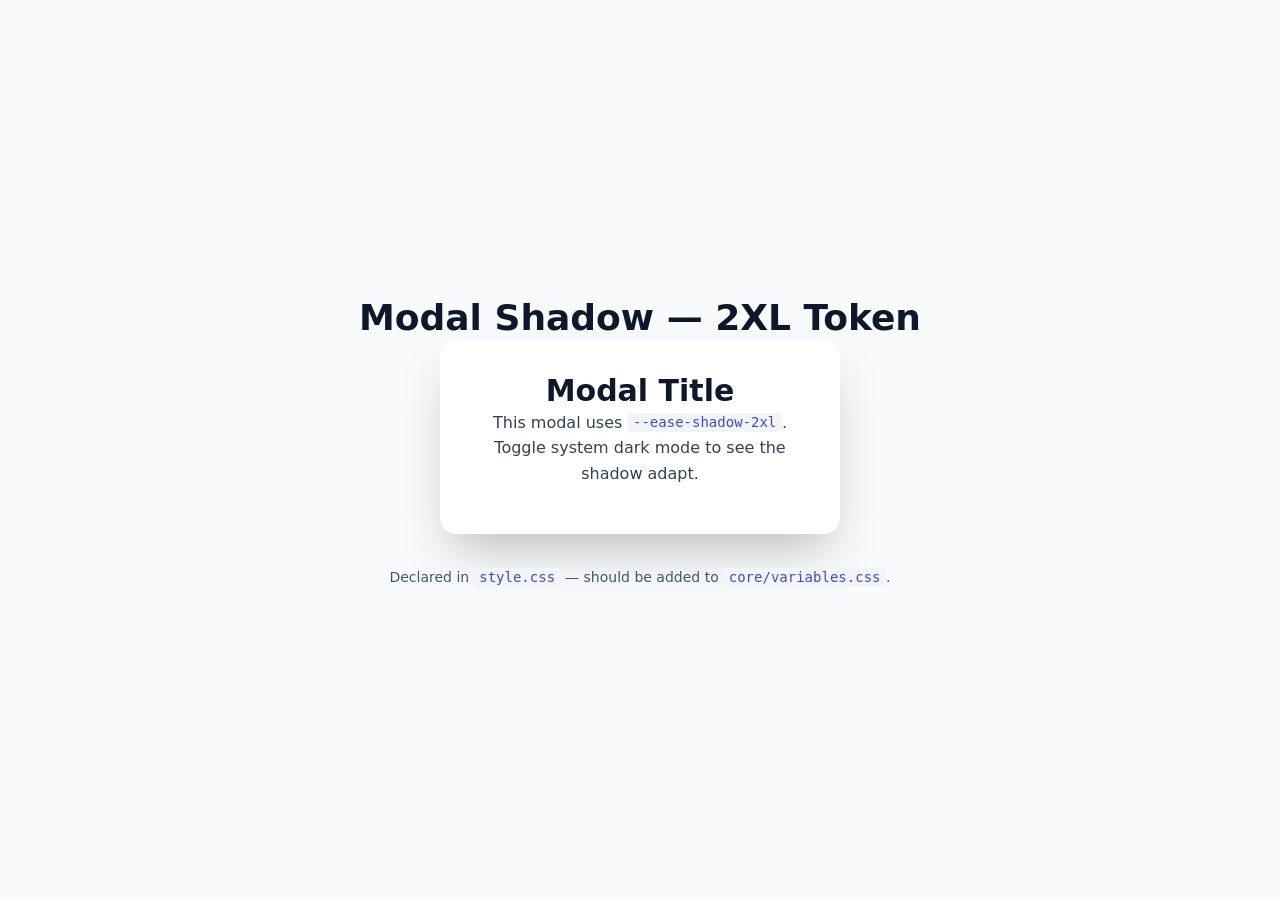
<file: submissions/core_changes-5713/demo.html>
<!DOCTYPE html>
<html lang="en">
<head>
  <meta charset="UTF-8" />
  <meta name="viewport" content="width=device-width, initial-scale=1.0" />
  <title>Demo: --ease-shadow-2xl token fix (#5713)</title>
  <link rel="stylesheet" href="../../easemotion.min.css" />
  <link rel="stylesheet" href="style.css" />
  <style>
    body {
      font-family: 'Inter', system-ui, sans-serif;
      display: flex;
      flex-direction: column;
      align-items: center;
      justify-content: center;
      min-height: 100vh;
      margin: 0;
      padding: 2rem;
      background: var(--ease-color-bg);
      transition: background 0.3s;
    }
    .modal-demo {
      max-width: 400px;
      padding: 2rem;
      border-radius: var(--ease-radius-lg);
      background: var(--ease-color-surface);
      box-shadow: var(--ease-shadow-2xl);
      text-align: center;
    }
    .note {
      margin-top: 2rem;
      color: var(--ease-color-muted);
      font-size: var(--ease-text-sm);
    }
  </style>
</head>
<body>
  <h1>Modal Shadow — 2XL Token</h1>
  <div class="modal-demo">
    <h2>Modal Title</h2>
    <p>This modal uses <code>--ease-shadow-2xl</code>. Toggle system dark mode to see the shadow adapt.</p>
  </div>
  <p class="note">Declared in <code>style.css</code> — should be added to <code>core/variables.css</code>.</p>
</body>
</html>
</file>
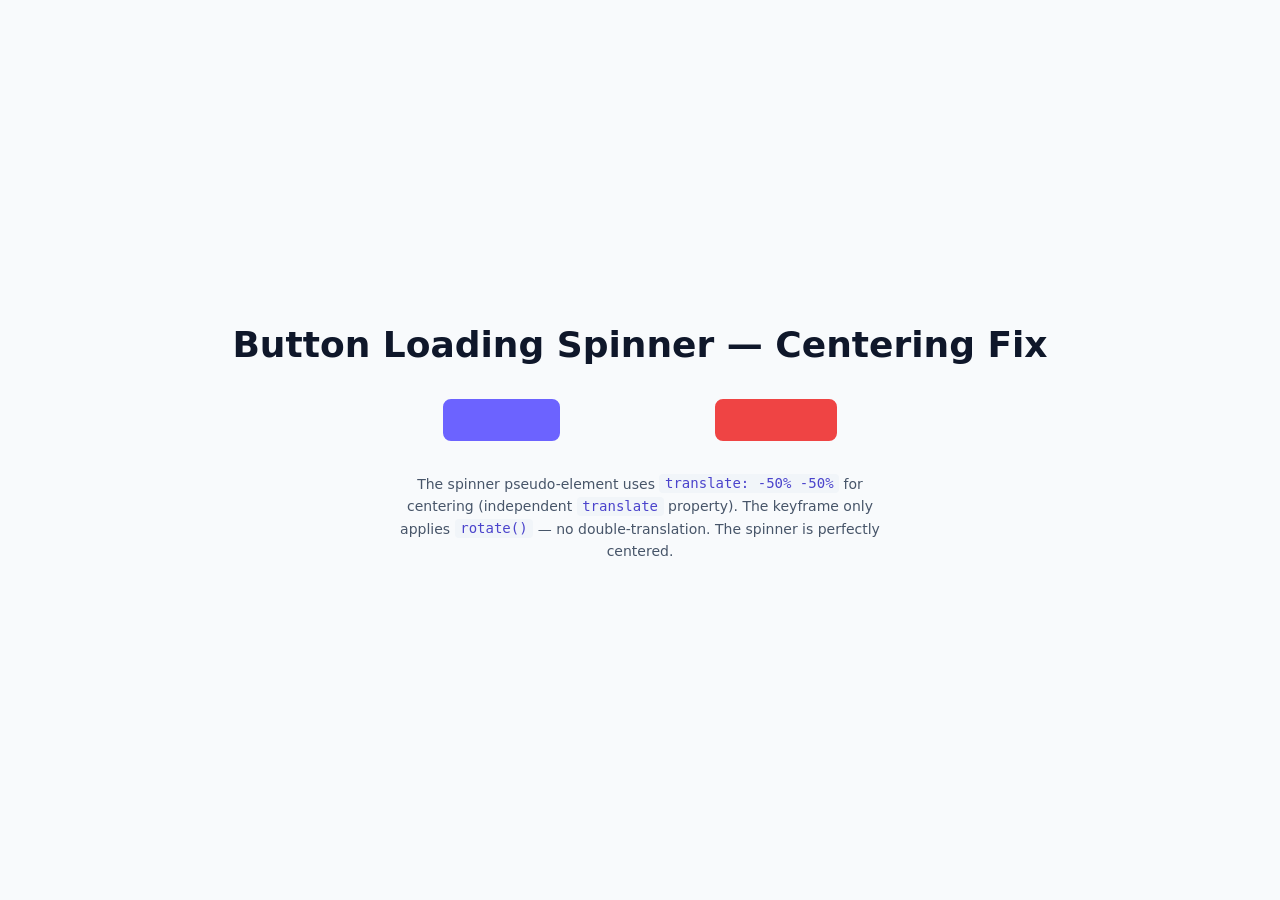
<file: submissions/core_changes-5714/demo.html>
<!DOCTYPE html>
<html lang="en">
<head>
  <meta charset="UTF-8" />
  <meta name="viewport" content="width=device-width, initial-scale=1.0" />
  <title>Demo: Button loading spinner centering fix (#5714)</title>
  <link rel="stylesheet" href="../../easemotion.min.css" />
  <link rel="stylesheet" href="style.css" />
  <style>
    body {
      font-family: 'Inter', system-ui, sans-serif;
      display: flex;
      flex-direction: column;
      align-items: center;
      justify-content: center;
      min-height: 100vh;
      margin: 0;
      padding: 2rem;
      background: var(--ease-color-bg);
    }
    .demo-grid {
      display: flex;
      gap: 1.5rem;
      flex-wrap: wrap;
      justify-content: center;
      margin-top: 2rem;
    }
    .note {
      margin-top: 2rem;
      color: var(--ease-color-muted);
      font-size: var(--ease-text-sm);
      max-width: 500px;
      text-align: center;
    }
  </style>
</head>
<body>
  <h1>Button Loading Spinner — Centering Fix</h1>
  <div class="demo-grid">
    <button class="ease-btn ease-btn-primary ease-btn-loading">Loading</button>
    <button class="ease-btn ease-btn-secondary ease-btn-loading">Saving</button>
    <button class="ease-btn ease-btn-danger ease-btn-loading">Deleting</button>
  </div>
  <p class="note">
    The spinner pseudo-element uses <code>translate: -50% -50%</code> for centering (independent <code>translate</code> property).
    The keyframe only applies <code>rotate()</code> — no double-translation. The spinner is perfectly centered.
  </p>
</body>
</html>
</file>
<file: submissions/examples/ease-progress-v1/progress.css>
/* ============================================
   ease-progress — Animated Progress Bar
   Issue #475 | EaseMotion-css
   ============================================ */

/* Base */
.ease-progress {
  --ease-progress-value: 0%;
  --ease-progress-duration: 1s;
  --ease-progress-color: var(--ease-primary, #6366f1);
  --ease-progress-bg: var(--ease-surface-2, #e2e8f0);
  --ease-progress-radius: var(--ease-radius-full, 9999px);
  --ease-progress-height: 12px;

  width: 100%;
  height: var(--ease-progress-height);
  background: var(--ease-progress-bg);
  border-radius: var(--ease-progress-radius);
  overflow: hidden;
  position: relative;
}

/* Fill bar */
.ease-progress__bar {
  height: 100%;
  width: 0;
  border-radius: var(--ease-progress-radius);
  background: var(--ease-progress-color);
  transition: width var(--ease-progress-duration) cubic-bezier(0.4, 0, 0.2, 1);
}

/* Animate on load */
.ease-progress.is-loaded .ease-progress__bar {
  width: var(--ease-progress-value);
}

/* ── Gradient variant ── */
.ease-progress--gradient .ease-progress__bar {
  background: linear-gradient(
    90deg,
    var(--ease-primary, #6366f1),
    var(--ease-accent, #a855f7)
  );
}

/* ── Striped variant ── */
.ease-progress--striped .ease-progress__bar {
  background-image: repeating-linear-gradient(
    45deg,
    transparent,
    transparent 10px,
    rgba(255, 255, 255, 0.15) 10px,
    rgba(255, 255, 255, 0.15) 20px
  );
  background-color: var(--ease-progress-color);
  background-size: 28px 100%;
  animation: ease-progress-stripes 0.8s linear infinite;
}

@keyframes ease-progress-stripes {
  from { background-position: 0 0; }
  to   { background-position: 28px 0; }
}

/* ── Percentage label ── */
.ease-progress--labeled {
  height: auto;
  display: flex;
  align-items: center;
  gap: 10px;
  background: transparent;
  overflow: visible;
}

.ease-progress--labeled .ease-progress__track {
  flex: 1;
  height: var(--ease-progress-height);
  background: var(--ease-progress-bg);
  border-radius: var(--ease-progress-radius);
  overflow: hidden;
}

.ease-progress--labeled .ease-progress__label {
  font-size: 0.8rem;
  font-weight: 600;
  color: var(--ease-text-muted, #64748b);
  min-width: 36px;
  text-align: right;
}
</file>
<file: core/variables.css>
/* ============================================================
   EaseMotion CSS — variables.css
   Design Tokens: the single source of truth for all values
   ============================================================ */

:root {

  /* ── Transition Speeds ─────────────────────────────────── */
  --ease-speed-fast:    150ms;
  --ease-speed-medium:  300ms;
  --ease-speed-slow:    600ms;

  --ease-ease:          cubic-bezier(0.4, 0, 0.2, 1);   /* smooth ease-in-out */
  --ease-ease-out:      cubic-bezier(0, 0, 0.2, 1);
  --ease-ease-bounce:   cubic-bezier(0.34, 1.56, 0.64, 1);

  /* ── Animation controls ────────────────────────────────── */
  /* Controls how many times looping animations run by default. */
  --ease-animation-iterations: infinite;

  /* ── Color Palette ─────────────────────────────────────── */
  --ease-color-primary:       #6c63ff;
  --ease-color-primary-light: #a09af8;
  --ease-color-primary-dark:  #4b44cc;

  --ease-color-secondary:       #8b5cf6;
  --ease-color-secondary-light: #a78bfa;
  --ease-color-secondary-dark:  #7c3aed;

  --ease-color-success:       #22c55e;
  --ease-color-success-light: #86efac;
  --ease-color-success-dark:  #15803d;

  --ease-color-danger:        #ef4444;
  --ease-color-danger-light:  #fca5a5;
  --ease-color-danger-dark:   #b91c1c;

  --ease-color-warning:       #b45309;
  --ease-color-warning-light: #fcd34d;
  --ease-color-warning-dark:  #b45309;

  --ease-color-info:          #3b82f6;
  --ease-color-info-light:    #93c5fd;
  --ease-color-info-dark:     #1d4ed8;

  --ease-color-neutral-50:  #f8fafc;
  --ease-color-neutral-100: #f1f5f9;
  --ease-color-neutral-200: #e2e8f0;
  --ease-color-neutral-300: #cbd5e1;
  --ease-color-neutral-400: #94a3b8;
  --ease-color-neutral-500: #64748b;
  --ease-color-neutral-600: #475569;
  --ease-color-neutral-700: #334155;
  --ease-color-neutral-800: #1e293b;
  --ease-color-neutral-900: #0f172a;

  --ease-color-bg:      var(--ease-color-neutral-50);
  --ease-color-surface: #ffffff;
  --ease-color-text:    var(--ease-color-neutral-800);
  --ease-color-muted:   var(--ease-color-neutral-600);

  /* ── Spacing Scale ─────────────────────────────────────── */
  --ease-space-1:  0.25rem;   /*  4px */
  --ease-space-2:  0.5rem;    /*  8px */
  --ease-space-3:  0.75rem;   /* 12px */
  --ease-space-4:  1rem;      /* 16px */
  --ease-space-5:  1.25rem;   /* 20px */
  --ease-space-6:  1.5rem;    /* 24px */
  --ease-space-8:  2rem;      /* 32px */
  --ease-space-10: 2.5rem;    /* 40px */
  --ease-space-12: 3rem;      /* 48px */
  --ease-space-16: 4rem;      /* 64px */

  /* ── Border Radius ─────────────────────────────────────── */
  --ease-radius-sm:   0.25rem;
  --ease-radius-md:   0.5rem;
  --ease-radius-lg:   1rem;
  --ease-radius-xl:   1.5rem;
  --ease-radius-full: 9999px;

  /* ── Shadows ───────────────────────────────────────────── */
  --ease-shadow-sm:  0 1px 3px rgba(0, 0, 0, 0.08),
                     0 1px 2px rgba(0, 0, 0, 0.05);
  --ease-shadow-md:  0 4px 6px -1px rgba(0, 0, 0, 0.10),
                     0 2px 4px -1px rgba(0, 0, 0, 0.06);
  --ease-shadow-lg:  0 10px 15px -3px rgba(0, 0, 0, 0.10),
                     0 4px 6px -2px rgba(0, 0, 0, 0.05);
  --ease-shadow-xl:  0 20px 25px -5px rgba(0, 0, 0, 0.10),
                     0 10px 10px -5px rgba(0, 0, 0, 0.04);

  --ease-glow-primary:   0 0 16px rgba(108, 99, 255, 0.45);
  --ease-glow-secondary: 0 0 16px rgba(139, 92, 246, 0.45);
  --ease-glow-success:   0 0 16px rgba(34, 197, 94, 0.45);
  --ease-glow-danger:    0 0 16px rgba(239, 68, 68, 0.45);
  --ease-glow-info:      0 0 16px rgba(59, 130, 246, 0.45);

  /* ── Typography ────────────────────────────────────────── */
  --ease-font-sans:  'Inter', system-ui, -apple-system, sans-serif;
  --ease-font-mono:  'JetBrains Mono', 'Fira Code', monospace;

  --ease-text-xs:   0.75rem;
  --ease-text-sm:   0.875rem;
  --ease-text-base: 1rem;
  --ease-text-lg:   1.125rem;
  --ease-text-xl:   1.25rem;
  --ease-text-2xl:  1.5rem;
  --ease-text-3xl:  1.875rem;
  --ease-text-4xl:  2.25rem;

  --ease-leading-tight:  1.25;
  --ease-leading-normal: 1.6;
  --ease-leading-loose:  1.9;

  /* ── Z-Index Scale ─────────────────────────────────────── */
  --ease-z-base:    0;
  --ease-z-raised:  10;
  --ease-z-overlay: 100;
  --ease-z-modal:   1000;
  --ease-z-toast:   9999;
}

@media (prefers-color-scheme: dark) {
  :root {
    --ease-color-bg:      #0b1121;
    --ease-color-surface: #141e33;
    --ease-color-text:    #e2e8f0;
    --ease-color-muted:   #94a3b8;

    --ease-shadow-sm:  0 1px 3px rgba(0, 0, 0, 0.30),
                       0 1px 2px rgba(0, 0, 0, 0.20);
    --ease-shadow-md:  0 4px 6px -1px rgba(0, 0, 0, 0.35),
                       0 2px 4px -1px rgba(0, 0, 0, 0.25);
    --ease-shadow-lg:  0 10px 15px -3px rgba(0, 0, 0, 0.40),
                       0 4px 6px -2px rgba(0, 0, 0, 0.25);
    --ease-shadow-xl:  0 20px 25px -5px rgba(0, 0, 0, 0.45),
                       0 10px 10px -5px rgba(0, 0, 0, 0.30);

    --ease-glow-primary:   0 0 16px rgba(108, 99, 255, 0.45);
    --ease-glow-secondary: 0 0 16px rgba(139, 92, 246, 0.45);
    --ease-glow-success:   0 0 16px rgba(34, 197, 94, 0.45);
    --ease-glow-danger:    0 0 16px rgba(239, 68, 68, 0.45);
    --ease-glow-info:      0 0 16px rgba(59, 130, 246, 0.45);
  }
}
</file>
<file: core/base.css>
/* ============================================================
   EaseMotion CSS — base.css
   Resets, base element styles, and typographic foundation
   ============================================================ */

@import url('https://fonts.googleapis.com/css2?family=Inter:wght@300;400;500;600;700&display=swap');

/* ── Box Model Reset ───────────────────────────────────────── */
*,
*::before,
*::after {
  box-sizing: border-box;
  margin: 0;
  padding: 0;
}

/* ── Root & Body ───────────────────────────────────────────── */
html {
  font-size: 16px;
  scroll-behavior: smooth;
  -webkit-text-size-adjust: 100%;
}

body {
  font-family: var(--ease-font-sans);
  font-size: var(--ease-text-base);
  line-height: var(--ease-leading-normal);
  color: var(--ease-color-text);
  background-color: var(--ease-color-bg);
  overflow-x: hidden;
  -webkit-font-smoothing: antialiased;
  -moz-osx-font-smoothing: grayscale;
}

/* ── Typography ────────────────────────────────────────────── */
h1, h2, h3, h4, h5, h6 {
  font-weight: 700;
  line-height: var(--ease-leading-tight);
  color: var(--ease-color-neutral-900);
}

h1 { font-size: var(--ease-text-4xl); }
h2 { font-size: var(--ease-text-3xl); }
h3 { font-size: var(--ease-text-2xl); }
h4 { font-size: var(--ease-text-xl);  }
h5 { font-size: var(--ease-text-lg);  }
h6 { font-size: var(--ease-text-base); }

p {
  margin-bottom: var(--ease-space-4);
  color: var(--ease-color-neutral-700);
}

a {
  color: var(--ease-color-primary);
  text-decoration: none;
  transition: color var(--ease-speed-fast) var(--ease-ease);
}

@media (hover: hover) and (pointer: fine) {
  a:hover {
    color: var(--ease-color-primary-dark);
    text-decoration: underline;
  }
}

/* ── Lists ─────────────────────────────────────────────────── */
ul, ol {
  padding-left: var(--ease-space-6);
}

li {
  margin-bottom: var(--ease-space-1);
}

/* ── Media ─────────────────────────────────────────────────── */
img, video, svg {
  display: block;
  max-width: 100%;
}

/* ── Code ──────────────────────────────────────────────────── */
code,
kbd,
samp,
pre {
  font-family: var(--ease-font-mono);
  font-size: var(--ease-text-sm);
}

code {
  background-color: var(--ease-color-neutral-100);
  color: var(--ease-color-primary-dark);
  padding: 0.1em 0.4em;
  border-radius: var(--ease-radius-sm);
}

pre {
  background-color: var(--ease-color-neutral-900);
  color: var(--ease-color-neutral-50);
  padding: var(--ease-space-6);
  border-radius: var(--ease-radius-md);
  overflow-x: auto;
  line-height: var(--ease-leading-loose);
}

/* ── Form Elements ─────────────────────────────────────────── */
input,
textarea,
select,
button {
  font-family: inherit;
  font-size: inherit;
}

button {
  cursor: pointer;
  border: none;
  background: none;
}

/* ── Horizontal Rule ───────────────────────────────────────── */
hr {
  border: none;
  border-top: 1px solid var(--ease-color-neutral-200);
  margin: var(--ease-space-8) 0;
}

/* ── Focus Ring (accessible) ───────────────────────────────── */
:focus-visible,
button:focus-visible,
input:focus-visible,
textarea:focus-visible,
select:focus-visible,
a:focus-visible {
  outline: 2px solid var(--ease-color-primary);
  outline-offset: 3px;
  border-radius: var(--ease-radius-sm);
}

/* ── Selection ─────────────────────────────────────────────── */
::selection {
  background-color: var(--ease-color-primary);
  color: #ffffff;
}

@media (prefers-reduced-motion: reduce) {
  html {
    scroll-behavior: auto;
  }
}
</file>
<file: core/animations.css>
/* ============================================================
   EaseMotion CSS — animations.css
   Production-ready, composable animation classes

   Integration log:
   Classes marked [INTEGRATED] were originally submitted by
   community contributors inside submissions/examples/,
   then standardized and merged here by the maintainer.
   ============================================================ */

/* ── Keyframe Definitions ──────────────────────────────────── */

@keyframes ease-kf-fade-in {
  from { opacity: 0; }
  to   { opacity: 1; }
}

@keyframes ease-kf-fade-out {
  from { opacity: 1; }
  to   { opacity: 0; }
}

@keyframes ease-kf-slide-up {
  from {
    opacity: 0;
    transform: translateY(24px);
  }
  to {
    opacity: 1;
    transform: translateY(0);
  }
}

@keyframes ease-kf-slide-down {
  from {
    opacity: 0;
    transform: translateY(-24px);
  }
  to {
    opacity: 1;
    transform: translateY(0);
  }
}

@keyframes ease-kf-slide-in-left {
  from {
    opacity: 0;
    transform: translateX(-32px);
  }
  to {
    opacity: 1;
    transform: translateX(0);
  }
}

@keyframes ease-kf-slide-in-right {
  from {
    opacity: 0;
    transform: translateX(32px);
  }
  to {
    opacity: 1;
    transform: translateX(0);
  }
}
@keyframes ease-kf-slide-in-from-top {
  from { opacity: 0; transform: translateY(-100%); }
  to   { opacity: 1; transform: translateY(0); }
}

@keyframes ease-kf-slide-in-from-bottom {
  from { opacity: 0; transform: translateY(100%); }
  to   { opacity: 1; transform: translateY(0); }
}

@keyframes ease-kf-slide-in-from-left {
  from { opacity: 0; transform: translateX(-100%); }
  to   { opacity: 1; transform: translateX(0); }
}

@keyframes ease-kf-slide-in-from-right {
  from { opacity: 0; transform: translateX(100%); }
  to   { opacity: 1; transform: translateX(0); }
}

@keyframes ease-kf-slide-in-from-top-left {
  from { opacity: 0; transform: translate(-100%, -100%); }
  to   { opacity: 1; transform: translate(0, 0); }
}

@keyframes ease-kf-slide-in-from-top-right {
  from { opacity: 0; transform: translate(100%, -100%); }
  to   { opacity: 1; transform: translate(0, 0); }
}

@keyframes ease-kf-slide-in-from-bottom-left {
  from { opacity: 0; transform: translate(-100%, 100%); }
  to   { opacity: 1; transform: translate(0, 0); }
}

@keyframes ease-kf-slide-in-from-bottom-right {
  from { opacity: 0; transform: translate(100%, 100%); }
  to   { opacity: 1; transform: translate(0, 0); }
}

@keyframes ease-kf-bounce {
  0%, 100% {
    transform: translateY(0);
    animation-timing-function: cubic-bezier(0.8, 0, 1, 1);
  }
  50% {
    transform: translateY(-20px);
    animation-timing-function: cubic-bezier(0, 0, 0.2, 1);
  }
}
@keyframes ease-kf-squish-border {
  0% {
    border-radius: 12px;
    transform: scaleX(1);
  }

  50% {
    border-radius: 24px;
    transform: scaleX(0.88);
  }

  100% {
    border-radius: 6px;
    transform: scaleX(1);
  }
}
@keyframes ease-kf-pulse {
  0%, 100% { opacity: 1; }
  50%       { opacity: 0.45; }
}

@keyframes ease-kf-rotate {
  from { transform: rotate(0deg); }
  to   { transform: rotate(360deg); }
}

@keyframes ease-kf-ping {
  75%, 100% {
    transform: scale(2);
    opacity: 0;
  }
}

@keyframes ease-kf-shake {
  0%, 100% { transform: translateX(0); }
  10%, 50%, 90% { transform: translateX(-6px); }
  30%, 70%      { transform: translateX(6px); }
}

@keyframes ease-kf-zoom-in {
  from {
    opacity: 0;
    transform: scale(0.85);
  }
  to {
    opacity: 1;
    transform: scale(1);
  }
}

@keyframes ease-kf-flip {
  from { transform: perspective(400px) rotateY(90deg); opacity: 0; }
  to   { transform: perspective(400px) rotateY(0deg);  opacity: 1; }
}

@keyframes ease-kf-shimmer {
  0% { background-position: -1000px 0; }
  100% { background-position: 1000px 0; }
}

@keyframes ease-kf-pulse-fade {
  0%, 100% { opacity: 1; }
  50% { opacity: 0.45; }
}
/* Typewriter Loop Animation */

@keyframes ease-kf-typewriter-loop {
  0% {
    width: 0;
  }

  40% {
    width: var(--ease-typewriter-length, 12ch);
  }

  60% {
    width: var(--ease-typewriter-length, 12ch);
  }

  100% {
    width: 0;
  }
}

@keyframes ease-kf-cursor-blink {
  0%,
  49% {
    border-right-color: currentColor;
  }

  50%,
  100% {
    border-right-color: transparent;
  }
}

@keyframes ease-kf-blur-to-focus {
  from {
    filter: blur(12px);
    opacity: 0;
  }
  to {
    filter: blur(0px);
    opacity: 1;
  }
}

@keyframes ease-kf-contract-bg-exit {
  from {
    transform: scale(1);
    opacity: 1;
  }
  to {
    transform: scale(0.85);
    opacity: 0;
  }
}

@keyframes ease-kf-contract-image-entrance {
  from {
    opacity: 0;
    transform: scale(1.25);
  }
  to {
    opacity: 1;
    transform: scale(1);
  }
}
@keyframes ease-kf-bounce-text {
  0%, 100% {
    transform: translateY(0) scale(1);
  }

  30% {
    transform: translateY(-6px) scale(1.08);
  }

  60% {
    transform: translateY(2px) scale(0.98);
  }
}
@keyframes ease-kf-shake-card-exit {
  0%   { transform: translateX(0) rotate(0deg);    opacity: 1; }
  20%  { transform: translateX(-8px) rotate(-2deg); }
  40%  { transform: translateX(8px) rotate(2deg);  }
  60%  { transform: translateX(-6px) rotate(-1deg); }
  80%  { transform: translateX(6px) rotate(1deg);  }
  100% { transform: translateX(0) rotate(0deg);    opacity: 0; }
}
@keyframes ease-kf-bounce-button-exit {
  0%   { transform: scale(1);    opacity: 1; }
  20%  { transform: scale(1.15); }
  40%  { transform: scale(0.90); }
  60%  { transform: scale(1.05); }
  80%  { transform: scale(0.95); }
  100% { transform: scale(0);    opacity: 0; }
}

@keyframes ease-kf-expand-border-exit {
  0% {
    opacity: 1;
    transform: scale(1);
    border-width: 2px;
  }
  100% {
    opacity: 0;
    transform: scale(1.15);
    border-width: 6px;
  }
}
@keyframes ease-kf-fade-icon-exit {
  from {
    opacity: 1;
    transform: scale(1);
  }
  to {
    opacity: 0;
    transform: scale(0.75);
  }
}
@keyframes ease-kf-scale-text-exit {
  from {
    transform: scale(1);
    opacity: 1;
  }
  to {
    transform: scale(0.6);
    opacity: 0;
  }
}
@keyframes ease-kf-glow-shadow-exit {
  from {
    box-shadow: 0 0 12px 4px rgba(99, 102, 241, 0.6);
    opacity: 1;
  }
  to {
    box-shadow: 0 0 0px 0px rgba(99, 102, 241, 0);
    opacity: 0;
  }
}
@keyframes ease-kf-pulse-border-emphasis {
  0%, 100% {
    box-shadow: 0 0 0 0px rgba(99, 102, 241, 0.6);
    border-color: rgba(99, 102, 241, 1);
  }
  50% {
    box-shadow: 0 0 0 6px rgba(99, 102, 241, 0);
    border-color: rgba(99, 102, 241, 0.4);
  }
}

@keyframes ease-kf-squish-button {
  0%   { transform: scale(1); }
  35%  { transform: scaleX(1.12) scaleY(0.88); }
  70%  { transform: scaleX(0.96) scaleY(1.06); }
  100% { transform: scale(1); }
}
@keyframes ease-kf-slide-image-exit {
  from {
    transform: translateX(0);
    opacity: 1;
  }
  to {
    transform: translateX(100%);
    opacity: 0;
  }
}
@keyframes ease-kf-shimmer-sweep {
  0% {
    background-position: -200% center;
  }
  100% {
    background-position: 200% center;
  }
}
@keyframes ease-kf-gradient-rotation {
  0%   { background-position: 0% 50%;   }
  50%  { background-position: 100% 50%; }
  100% { background-position: 0% 50%;   }
}
@keyframes ease-kf-contract-shadow-emphasis {
  0%   { box-shadow: 0 8px 24px rgba(0, 0, 0, 0.3); transform: scale(1);    }
  50%  { box-shadow: 0 2px 6px rgba(0, 0, 0, 0.15);  transform: scale(0.96); }
  100% { box-shadow: 0 8px 24px rgba(0, 0, 0, 0.3); transform: scale(1);    }
}

@keyframes ease-kf-rotate-image-exit {
  from {
    transform: rotate(0deg) scale(1);
    opacity: 1;
  }
  to {
    transform: rotate(90deg) scale(0.75);
  }
}

@keyframes ease-kf-slide-image-exit {
  from {
    transform: translateX(0);
    opacity: 1;
  } 
  to {
    transform: translateX(100%);
    opacity: 0;
  }
}
@keyframes ease-kf-shimmer-sweep {
  0% {
    background-position: -200% center;
  }
  100% {
    background-position: 200% center;
  }
}
@keyframes ease-kf-slide-image-exit {
  from {
    transform: translateX(0);
    opacity: 1;
  }
  to {
    transform: translateX(100%);

    opacity: 0;
  }
}

@keyframes ease-kf-morph-card {
  from {
    border-radius: 8px;
  }
  to {
    border-radius: 50%;
  }
}
@keyframes ease-float {
  0%, 100% {
    transform: translateY(0);
  }
  50% {
    transform: translateY(-10px);
  }
}
@keyframes ease-zoom-in {
  from {
    transform: scale(0);
  }
  to {
    transform: scale(1);
  }
}

@keyframes ease-zoom-out {
  from {
    transform: scale(1.5);
  }
  to {
    transform: scale(1);
  }
}
@keyframes ease-bounce-in {
  0% {
    opacity: 0;
    transform: scale(0.3);
  }
  50% {
    opacity: 1;
    transform: scale(1.1);
  }
  70% {
    transform: scale(0.95);
  }
  100% {
    transform: scale(1);
  }
}
/* ── Animation Utility Classes ─────────────────────────────── */

.ease-zoom-out {
  animation: ease-zoom-out 0.6s ease-out forwards;
}
.ease-float {
  animation: ease-float 3s ease-in-out infinite;
}
.ease-zoom-in {
  animation: ease-kf-zoom-in var(--ease-speed-medium) var(--ease-ease-bounce) both;
}
.ease-bounce-in {
  animation: ease-bounce-in 0.8s ease-out forwards;
}
.ease-shake-card-exit {
  animation: ease-kf-shake-card-exit var(--ease-speed-medium) var(--ease-ease) both;
}
.ease-bounce-button-exit {
  animation: ease-kf-bounce-button-exit var(--ease-speed-medium) var(--ease-ease) both;
}
.ease-fade-icon-exit {
  animation: ease-kf-fade-icon-exit var(--ease-speed-medium) var(--ease-ease) both;
}
.ease-scale-text-exit {
  animation: ease-kf-scale-text-exit var(--ease-speed-medium) var(--ease-ease) both;
}
.ease-glow-shadow-exit {
  animation: ease-kf-glow-shadow-exit var(--ease-speed-medium) var(--ease-ease) both;
}
.ease-pulse-border-emphasis {
  animation: ease-kf-pulse-border-emphasis 1.5s var(--ease-ease) infinite;
}
.ease-slide-image-exit {
  animation: ease-kf-slide-image-exit var(--ease-speed-medium) var(--ease-ease) both;

}
/* Bounce Text Emphasis
   Standardized to: .ease-hover-bounce-text */
.ease-hover-bounce-text {
  display: inline-block;
}

.ease-hover-bounce-text:hover {
  animation:
    ease-kf-bounce-text
    var(--ease-speed-medium)
    var(--ease-ease-bounce);
}
.ease-squish-button:hover,
.ease-squish-button:focus-visible,
.ease-squish-button:active {
  animation: ease-kf-squish-button var(--ease-speed-medium) var(--ease-ease) both;
}

.ease-squish-button:hover,
.ease-squish-button:focus-visible,
.ease-squish-button:active {
  animation: ease-kf-squish-button var(--ease-speed-medium) var(--ease-ease) both;
}
.ease-gradient-rotation {
  background: linear-gradient(270deg, 
    var(--ease-color-primary), 
    var(--ease-color-secondary, #8b5cf6), 
    var(--ease-color-primary)
  );
  background-size: 200% 200%;
  animation: ease-kf-gradient-rotation 3s var(--ease-ease) infinite;
}
.ease-contract-shadow-emphasis {
  animation: ease-kf-contract-shadow-emphasis var(--ease-speed-medium) var(--ease-ease) both;
}
.ease-rotate-image-exit {
  animation: ease-kf-rotate-image-exit var(--ease-speed-medium) var(--ease-ease) both;
}


.ease-expand-border-exit {
  animation: ease-kf-expand-border-exit var(--ease-speed-medium) var(--ease-ease) forwards;
}
/* Entrance Animations */

/* Skeleton Loading Animations*/

.ease-skeleton-shimmer {
  background: var(--ease-color-neutral-100);
  background-image: linear-gradient(
    90deg,
    var(--ease-color-neutral-100) 0px,
    var(--ease-color-neutral-200) 40px,
    var(--ease-color-neutral-100) 80px
  );
  background-size: 1000px 100%;
  animation: ease-kf-shimmer 2s infinite linear forwards;
}

.ease-skeleton-pulse {
  background-color: var(--ease-color-neutral-200);
  animation: ease-kf-pulse-fade 1.5s var(--ease-ease) infinite;
}

.ease-skeleton-block {
  border-radius: var(--ease-radius-md);
  display: block;
}

.ease-fade-in {
  animation: ease-kf-fade-in var(--ease-speed-medium) var(--ease-ease) both;
}

.ease-fade-out {
  animation: ease-kf-fade-out var(--ease-speed-medium) var(--ease-ease) both;
}
/* NOTE: :not() guards prevent animation cancellation when both
   .ease-slide-up and .ease-slide-down are applied to the same element */
/* Fixed: prevent conflict when both classes applied simultaneously */
.ease-slide-up:not(.ease-slide-down) {
  animation: ease-kf-slide-up var(--ease-speed-medium) var(--ease-ease) both;
}

.ease-slide-down:not(.ease-slide-up) {
  animation: ease-kf-slide-down var(--ease-speed-medium) var(--ease-ease) both;
}

.ease-slide-in-left {
  animation: ease-kf-slide-in-left var(--ease-speed-medium) var(--ease-ease) both;
}

.ease-slide-in-right {
  animation: ease-kf-slide-in-right var(--ease-speed-medium) var(--ease-ease) both;
}

.ease-slide-in-from-top {
  animation: ease-kf-slide-in-from-top var(--ease-speed-medium) var(--ease-ease) both;
}
.ease-slide-in-from-bottom {
  animation: ease-kf-slide-in-from-bottom var(--ease-speed-medium) var(--ease-ease) both;
}
.ease-slide-in-from-left {
  animation: ease-kf-slide-in-from-left var(--ease-speed-medium) var(--ease-ease) both;
}
.ease-slide-in-from-right {
  animation: ease-kf-slide-in-from-right var(--ease-speed-medium) var(--ease-ease) both;
}
.ease-slide-in-from-top-left {
  animation: ease-kf-slide-in-from-top-left var(--ease-speed-medium) var(--ease-ease) both;
}
.ease-slide-in-from-top-right {
  animation: ease-kf-slide-in-from-top-right var(--ease-speed-medium) var(--ease-ease) both;
}
.ease-slide-in-from-bottom-left {
  animation: ease-kf-slide-in-from-bottom-left var(--ease-speed-medium) var(--ease-ease) both;
}
.ease-slide-in-from-bottom-right {
  animation: ease-kf-slide-in-from-bottom-right var(--ease-speed-medium) var(--ease-ease) both;
}

.ease-zoom-in {
  animation: ease-kf-zoom-in var(--ease-speed-medium) var(--ease-ease-bounce) both;
}

.ease-flip {
  animation: ease-kf-flip var(--ease-speed-medium) var(--ease-ease) both;
}

.ease-blur-to-focus {
  animation: ease-kf-blur-to-focus var(--ease-speed-medium) var(--ease-ease) both;
}
.ease-contract-bg-exit {
  animation: ease-kf-contract-bg-exit var(--ease-speed-medium) var(--ease-ease) both;
}

.ease-contract-image-entrance {
  animation: ease-kf-contract-image-entrance var(--ease-speed-medium) var(--ease-ease) both;
}
/* Looping Animations */
.ease-bounce {
  animation: ease-kf-bounce 1s infinite;
}

.ease-rotate {
  animation: ease-kf-rotate 1.2s linear infinite;
}

.ease-pulse {
  animation: ease-kf-pulse 2s var(--ease-ease) infinite;
}

.ease-ping {
  animation: ease-kf-ping 1s cubic-bezier(0, 0, 0.2, 1) infinite;
}

.ease-shake {
  animation: ease-kf-shake 0.5s var(--ease-ease) both;
}

/* Typewriter Loop
   Types → Pause → Delete → Repeat
   Uses CSS variables for configurable text length */

.ease-typewriter-loop {
  --ease-typewriter-length: 12ch;
  --ease-typewriter-duration: 6s;

  display: inline-block;
  overflow: hidden;
  white-space: nowrap;

  width: 0;
  max-width: fit-content;

  border-right: 2px solid currentColor;

  --ease-typewriter-steps: 12;

animation:
  ease-kf-typewriter-loop
  var(--ease-typewriter-duration)
  steps(var(--ease-typewriter-steps), end)
  infinite,
  ease-kf-cursor-blink 0.8s step-end infinite;

  will-change: width;
}
/* ── Hover Animations ──────────────────────────────────────── */

/* Grow on hover
   [INTEGRATED] from submissions/examples/hover-grow/
   Original class name: .hover-grow-card / .hover-grow-btn
   Standardized to: .ease-hover-grow */
.ease-hover-grow {
  transition: transform var(--ease-speed-medium) var(--ease-ease-bounce);
  will-change: transform;
}
.ease-hover-grow:hover {
  transform: scale(1.06);
}
/* Lift + Shadow combined hover
   Most common 'card lift' pattern — translateY with growing box-shadow */
.ease-hover-lift-shadow {
  transition: transform var(--ease-speed-medium) var(--ease-ease),
              box-shadow var(--ease-speed-medium) var(--ease-ease);
  will-change: transform, box-shadow;
}
.ease-hover-lift-shadow:hover {
  transform: translateY(-4px);
  box-shadow: 0 12px 32px rgba(0, 0, 0, 0.15),
              0 4px 12px rgba(0, 0, 0, 0.1);
}
/* Shrink on hover */
.ease-hover-shrink {
  transition: transform var(--ease-speed-fast) var(--ease-ease);
  will-change: transform;
}
.ease-hover-shrink:hover {
  transform: scale(0.95);
}

/* Glow on hover */
.ease-hover-glow {
  transition: box-shadow var(--ease-speed-medium) var(--ease-ease);
}
.ease-hover-glow:hover {
  box-shadow: var(--ease-glow-primary);
}

/* Lift (shadow depth) on hover */
.ease-hover-lift {
  transition: transform var(--ease-speed-medium) var(--ease-ease),
              box-shadow var(--ease-speed-medium) var(--ease-ease);
}
.ease-hover-lift:hover {
  transform: translateY(-4px);
  box-shadow: var(--ease-shadow-xl);
}

/* Color shift underline on hover */
.ease-hover-underline {
  position: relative;
}
.ease-hover-underline::after {
  content: '';
  position: absolute;
  left: 0;
  bottom: -2px;
  width: 0;
  height: 2px;
  background-color: var(--ease-color-primary);
  transition: width var(--ease-speed-medium) var(--ease-ease);
}
.ease-hover-underline:hover::after {
  width: 100%;
}

/* Card lift on hover
   [INTEGRATED] from submissions/examples/card-lift/
   Original class name: .lift-card
   Standardized to: .ease-card-lift
   (also available as .ease-hover-lift in the cards component) */
.ease-card-lift {
  transition:
    transform   var(--ease-speed-medium) var(--ease-ease-out),
    box-shadow  var(--ease-speed-medium) var(--ease-ease-out);
  will-change: transform, box-shadow;
}
.ease-card-lift:hover {
  transform: translateY(-8px);
  box-shadow: var(--ease-shadow-xl);
}

/* Shimmer sweep on hover
   [INTEGRATED] from submissions/examples/hover-shimmer/
   Original class name: .hover-shimmer-card
   Standardized to: .ease-hover-shimmer */
.ease-hover-shimmer {
  position: relative;
  overflow: hidden;
}
.ease-hover-shimmer::before {
  content: '';
  position: absolute;
  top: 0;
  left: -100%;
  width: 60%;
  height: 100%;
  background: linear-gradient(
    120deg,
    transparent 0%,
    rgba(255, 255, 255, 0.08) 50%,
    transparent 100%
  );
  transition: left var(--ease-speed-slow) var(--ease-ease);
  pointer-events: none;
}
.ease-hover-shimmer:hover::before {
  left: 150%;
}

/* Squish Border Exit
   Standardized to: .ease-hover-squish-border */
.ease-hover-squish-border {
  display: inline-block;
  transition:
    border-radius var(--ease-speed-medium) var(--ease-ease),
    transform var(--ease-speed-medium) var(--ease-ease);
}

.ease-hover-squish-border:hover {
  animation:
    ease-kf-squish-border
    var(--ease-speed-medium)
    var(--ease-ease-bounce);
}

/* Morphing Card Hover
   Standardized to: .ease-hover-morph-card */
.ease-hover-morph-card {
  border-radius: 0;
  transition:
    border-radius var(--ease-speed-medium) var(--ease-ease),
    transform var(--ease-speed-medium) var(--ease-ease);
  will-change: border-radius, transform;
}

.ease-hover-morph-card:hover {
  border-radius: 50%;
  transform: scale(1.08);

}

/* ── Stagger Delay Helpers ─────────────────────────────────── */
/* Use these with entrance animations to stagger children */

.ease-delay-75  { animation-delay: 75ms; }
.ease-delay-100 { animation-delay: 100ms; }
.ease-delay-150 { animation-delay: 150ms; }
.ease-delay-200 { animation-delay: 200ms; }
.ease-delay-300 { animation-delay: 300ms; }
.ease-delay-500 { animation-delay: 500ms; }
.ease-delay-700 { animation-delay: 700ms; }

/* ── Duration Overrides ────────────────────────────────────── */
.ease-duration-fast   { animation-duration: var(--ease-speed-fast); }
.ease-duration-medium { animation-duration: var(--ease-speed-medium); }
.ease-duration-slow   { animation-duration: var(--ease-speed-slow); }

/* ── Reduced Motion: Respect user preference ───────────────── */
@media (prefers-reduced-motion: reduce) {
  *,
  *::before,
  *::after {
    animation-duration: 0.01ms !important;
    animation-iteration-count: 1 !important;
    transition-duration: 0.01ms !important;
  }
}
</file>
<file: core/utilities.css>
/* ============================================================
   EaseMotion CSS — utilities.css
   Human-readable layout and spacing utility classes
   ============================================================ */

/* ────────────────────────────────────────────────────────────
   DISPLAY
   ──────────────────────────────────────────────────────────── */

.ease-block        { display: block; }
.ease-inline       { display: inline; }
.ease-inline-block { display: inline-block; }
.ease-hidden       { display: none; }
/* Screen reader only — hide visually but keep available to assistive tech */
.ease-sr-only {
  position: absolute;
  width: 1px;
  height: 1px;
  overflow: hidden;
  clip: rect(0, 0, 0, 0);
  clip-path: inset(50%);
  white-space: nowrap;
}
/* ────────────────────────────────────────────────────────────
   FLEXBOX
   ──────────────────────────────────────────────────────────── */

.ease-flex         { display: flex; }
.ease-inline-flex  { display: inline-flex; }

/* Center everything: the most-used utility */
.ease-center {
  display: flex;
  align-items: center;
  justify-content: center;
}

.ease-flex-col     { flex-direction: column; }
.ease-flex-row     { flex-direction: row; }
.ease-flex-wrap    { flex-wrap: wrap; }
.ease-flex-nowrap  { flex-wrap: nowrap; }
.ease-flex-wrap-reverse { flex-wrap: wrap-reverse; }

.ease-items-start    { align-items: flex-start; }
.ease-items-center   { align-items: center; }
.ease-items-end      { align-items: flex-end; }
.ease-items-stretch  { align-items: stretch; }

.ease-self-start    { align-self: flex-start; }
.ease-self-center   { align-self: center; }
.ease-self-end      { align-self: flex-end; }
.ease-self-stretch  { align-self: stretch; }

.ease-justify-start    { justify-content: flex-start; }
.ease-justify-center   { justify-content: center; }
.ease-justify-end      { justify-content: flex-end; }
.ease-justify-between  { justify-content: space-between; }
.ease-justify-around   { justify-content: space-around; }
.ease-justify-evenly   { justify-content: space-evenly; }

.ease-flex-1    { flex: 1 1 0%; }
.ease-flex-auto { flex: 1 1 auto; }
.ease-flex-none { flex: none; }

.ease-grow   { flex-grow: 1; }
.ease-shrink { flex-shrink: 1; }

/* ────────────────────────────────────────────────────────────
   GRID
   ──────────────────────────────────────────────────────────── */

.ease-grid       { display: grid; }
.ease-inline-grid { display: inline-grid; }

.ease-grid-cols-1 { grid-template-columns: repeat(1, minmax(0, 1fr)); }
.ease-grid-cols-2 { grid-template-columns: repeat(2, minmax(0, 1fr)); }
.ease-grid-cols-3 { grid-template-columns: repeat(3, minmax(0, 1fr)); }
.ease-grid-cols-4 { grid-template-columns: repeat(4, minmax(0, 1fr)); }

.ease-place-start  { place-items: start; }
.ease-place-center { place-items: center; }
.ease-place-end    { place-items: end; }

/* Auto-fit responsive columns */
.ease-grid-auto {
  grid-template-columns: repeat(auto-fit, minmax(240px, 1fr));
}

.ease-col-span-1 { grid-column: span 1 / span 1; }
.ease-col-span-2 { grid-column: span 2 / span 2; }
.ease-col-span-3 { grid-column: span 3 / span 3; }
.ease-col-span-4 { grid-column: span 4 / span 4; }
.ease-col-full   { grid-column: 1 / -1; }

/* ────────────────────────────────────────────────────────────
   GAP
   ──────────────────────────────────────────────────────────── */

.ease-gap-1  { gap: var(--ease-space-1); }
.ease-gap-2  { gap: var(--ease-space-2); }
.ease-gap-3  { gap: var(--ease-space-3); }
.ease-gap    { gap: var(--ease-space-4); }   /* default alias */
.ease-gap-4  { gap: var(--ease-space-4); }
.ease-gap-6  { gap: var(--ease-space-6); }
.ease-gap-8  { gap: var(--ease-space-8); }
.ease-gap-10 { gap: var(--ease-space-10); }

/* ────────────────────────────────────────────────────────────
   PADDING
   ──────────────────────────────────────────────────────────── */

.ease-padding    { padding: var(--ease-space-4); }  /* default alias */
.ease-padding-1  { padding: var(--ease-space-1); }
.ease-padding-2  { padding: var(--ease-space-2); }
.ease-padding-3  { padding: var(--ease-space-3); }
.ease-padding-4  { padding: var(--ease-space-4); }
.ease-padding-6  { padding: var(--ease-space-6); }
.ease-padding-8  { padding: var(--ease-space-8); }
.ease-padding-10 { padding: var(--ease-space-10); }
.ease-padding-12 { padding: var(--ease-space-12); }

.ease-pt-4 { padding-top:    var(--ease-space-4); }
.ease-pr-4 { padding-right:  var(--ease-space-4); }
.ease-pb-4 { padding-bottom: var(--ease-space-4); }
.ease-pl-4 { padding-left:   var(--ease-space-4); }

.ease-px-4 { padding-left: var(--ease-space-4); padding-right:  var(--ease-space-4); }
.ease-py-4 { padding-top:  var(--ease-space-4); padding-bottom: var(--ease-space-4); }
.ease-px-8 { padding-left: var(--ease-space-8); padding-right:  var(--ease-space-8); }
.ease-py-8 { padding-top:  var(--ease-space-8); padding-bottom: var(--ease-space-8); }

/* ────────────────────────────────────────────────────────────
   MARGIN
   ──────────────────────────────────────────────────────────── */

.ease-margin     { margin: var(--ease-space-4); }   /* default alias */
.ease-margin-1   { margin: var(--ease-space-1); }
.ease-margin-2   { margin: var(--ease-space-2); }
.ease-margin-3   { margin: var(--ease-space-3); }
.ease-margin-4   { margin: var(--ease-space-4); }
.ease-margin-6   { margin: var(--ease-space-6); }
.ease-margin-8   { margin: var(--ease-space-8); }
.ease-margin-auto { margin: auto; }

.ease-mx-auto { margin-left: auto; margin-right: auto; }
.ease-my-4    { margin-top: var(--ease-space-4); margin-bottom: var(--ease-space-4); }
.ease-my-8    { margin-top: var(--ease-space-8); margin-bottom: var(--ease-space-8); }

.ease-mt-4  { margin-top:    var(--ease-space-4); }
.ease-mr-4  { margin-right:  var(--ease-space-4); }
.ease-mb-4  { margin-bottom: var(--ease-space-4); }
.ease-ml-4  { margin-left:   var(--ease-space-4); }

/* ────────────────────────────────────────────────────────────
   WIDTH & HEIGHT
   ──────────────────────────────────────────────────────────── */

.ease-w-full    { width: 100%; }
.ease-w-screen  { width: 100vw; }
.ease-w-auto    { width: auto; }
.ease-h-full    { height: 100%; }
.ease-h-screen  {
  height: 100vh;
  height: 100dvh; /* use dynamic viewport height on modern mobile browsers */
}
.ease-h-auto    { height: auto; }

/* Max-width container */
.ease-container {
  width: 100%;
  max-width: 1200px;
  margin-left: auto;
  margin-right: auto;
  padding-left: var(--ease-space-6);
  padding-right: var(--ease-space-6);
}

/* ────────────────────────────────────────────────────────────
   POSITIONING
   ──────────────────────────────────────────────────────────── */

.ease-relative  { position: relative; }
.ease-absolute  { position: absolute; }
.ease-fixed     { position: fixed; }
.ease-sticky    { position: sticky; top: 0; }

/* ────────────────────────────────────────────────────────────
   OVERFLOW
   ──────────────────────────────────────────────────────────── */

.ease-overflow-hidden  { overflow: hidden; }
.ease-overflow-auto    { overflow: auto; }
.ease-overflow-scroll  { overflow: scroll; }
.ease-overflow-x-auto  { overflow-x: auto; }
.ease-overflow-y-auto  { overflow-y: auto; }

/* ────────────────────────────────────────────────────────────
   TEXT
   ──────────────────────────────────────────────────────────── */

.ease-text-xs   { font-size: var(--ease-text-xs); }
.ease-text-sm   { font-size: var(--ease-text-sm); }
.ease-text-base { font-size: var(--ease-text-base); }
.ease-text-lg   { font-size: var(--ease-text-lg); }
.ease-text-xl   { font-size: var(--ease-text-xl); }
.ease-text-2xl  { font-size: var(--ease-text-2xl); }
.ease-text-3xl  { font-size: var(--ease-text-3xl); }
.ease-text-4xl  { font-size: var(--ease-text-4xl); }

.ease-text-left    { text-align: left; }
.ease-text-center  { text-align: center; }
.ease-text-right   { text-align: right; }

.ease-font-light    { font-weight: 300; }
.ease-font-regular  { font-weight: 400; }
.ease-font-medium   { font-weight: 500; }
.ease-font-semibold { font-weight: 600; }
.ease-font-bold     { font-weight: 700; }

.ease-uppercase   { text-transform: uppercase; }
.ease-lowercase   { text-transform: lowercase; }
.ease-capitalize  { text-transform: capitalize; }

.ease-truncate {
  overflow: hidden;
  text-overflow: ellipsis;
  white-space: nowrap;
}

/* ────────────────────────────────────────────────────────────
   COLORS (text + background)
   ──────────────────────────────────────────────────────────── */

.ease-text-primary   { color: var(--ease-color-primary); }
.ease-text-success   { color: var(--ease-color-success); }
.ease-text-danger    { color: var(--ease-color-danger); }
.ease-text-warning   { color: var(--ease-color-warning); }
.ease-text-muted     { color: var(--ease-color-muted); }
.ease-text-white     { color: #ffffff; }

.ease-bg-primary     { background-color: var(--ease-color-primary); }
.ease-bg-success     { background-color: var(--ease-color-success); }
.ease-bg-danger      { background-color: var(--ease-color-danger); }
.ease-bg-warning     { background-color: var(--ease-color-warning); }
.ease-bg-white       { background-color: #ffffff; }
.ease-bg-surface     { background-color: var(--ease-color-surface); }
.ease-bg-neutral     { background-color: var(--ease-color-neutral-100); }

/* Background Position Utilities */
.ease-bg-center  { background-position: center; }
.ease-bg-top     { background-position: top; }
.ease-bg-bottom  { background-position: bottom; }
.ease-bg-left    { background-position: left; }
.ease-bg-right   { background-position: right; }

/* ────────────────────────────────────────────────────────────
   BORDER & RADIUS
   ──────────────────────────────────────────────────────────── */

.ease-border        { border: 1px solid var(--ease-color-neutral-200); }
.ease-border-2      { border: 2px solid var(--ease-color-neutral-200); }
.ease-border-primary { border-color: var(--ease-color-primary); }

.ease-rounded-sm   { border-radius: var(--ease-radius-sm); }
.ease-rounded      { border-radius: var(--ease-radius-md); }
.ease-rounded-lg   { border-radius: var(--ease-radius-lg); }
.ease-rounded-xl   { border-radius: var(--ease-radius-xl); }
.ease-rounded-full { border-radius: var(--ease-radius-full); }

/* ────────────────────────────────────────────────────────────
   SHADOW
   ──────────────────────────────────────────────────────────── */

.ease-shadow-sm  { box-shadow: var(--ease-shadow-sm); }
.ease-shadow     { box-shadow: var(--ease-shadow-md); }
.ease-shadow-lg  { box-shadow: var(--ease-shadow-lg); }
.ease-shadow-xl  { box-shadow: var(--ease-shadow-xl); }
.ease-shadow-none { box-shadow: none; }

/* ────────────────────────────────────────────────────────────
   OPACITY
   ──────────────────────────────────────────────────────────── */

.ease-opacity-0   { opacity: 0; }
.ease-opacity-25  { opacity: 0.25; }
.ease-opacity-50  { opacity: 0.50; }
.ease-opacity-75  { opacity: 0.75; }
.ease-opacity-100 { opacity: 1; }

/* ────────────────────────────────────────────────────────────
   CURSOR
   ──────────────────────────────────────────────────────────── */

.ease-cursor-pointer  { cursor: pointer; }
.ease-cursor-default  { cursor: default; }
.ease-cursor-not-allowed { cursor: not-allowed; }

/* ────────────────────────────────────────────────────────────
   RESPONSIVE HELPERS
   ──────────────────────────────────────────────────────────── */

@media (max-width: 768px) {
  .ease-container {
    padding-left: var(--ease-space-4);
    padding-right: var(--ease-space-4);
  }

  .ease-sm-hidden      { display: none; }
  .ease-sm-full        { width: 100%; }
  .ease-sm-flex-col    { flex-direction: column; }
  .ease-sm-grid-cols-1 { grid-template-columns: 1fr; }
  .ease-sm-text-center { text-align: center; }
}

@media (max-width: 480px) {
  .ease-grid-auto,
  .ease-grid-cols-2,
  .ease-grid-cols-3,
  .ease-grid-cols-4 {
    grid-template-columns: minmax(0, 1fr);
  }
}

/* Medium breakpoint: tablets (769px – 1024px) */
@media (min-width: 769px) and (max-width: 1024px) {
  .ease-md-hidden      { display: none; }
  .ease-md-block       { display: block; }
  .ease-md-flex        { display: flex; }
  .ease-md-full        { width: 100%; }
  .ease-md-w-auto      { width: auto; }
  .ease-md-flex-col    { flex-direction: column; }
  .ease-md-flex-row    { flex-direction: row; }
  .ease-md-grid-cols-1 { grid-template-columns: 1fr; }
  .ease-md-grid-cols-2 { grid-template-columns: repeat(2, minmax(0, 1fr)); }
  .ease-md-grid-cols-3 { grid-template-columns: repeat(3, minmax(0, 1fr)); }
  .ease-md-text-left   { text-align: left; }
  .ease-md-text-center { text-align: center; }
  .ease-md-text-right  { text-align: right; }
  .ease-md-gap-4       { gap: var(--ease-space-4); }
  .ease-md-gap-6       { gap: var(--ease-space-6); }
  .ease-md-gap-8       { gap: var(--ease-space-8); }
  .ease-md-padding-4   { padding: var(--ease-space-4); }
  .ease-md-padding-6   { padding: var(--ease-space-6); }
  .ease-md-padding-8   { padding: var(--ease-space-8); }
  .ease-md-px-4        { padding-left: var(--ease-space-4); padding-right: var(--ease-space-4); }
  .ease-md-py-4        { padding-top:  var(--ease-space-4); padding-bottom: var(--ease-space-4); }
  .ease-md-px-8        { padding-left: var(--ease-space-8); padding-right: var(--ease-space-8); }
  .ease-md-py-8        { padding-top:  var(--ease-space-8); padding-bottom: var(--ease-space-8); }
  .ease-md-text-sm     { font-size: var(--ease-text-sm); }
  .ease-md-text-base   { font-size: var(--ease-text-base); }
  .ease-md-text-lg     { font-size: var(--ease-text-lg); }
  .ease-md-text-xl     { font-size: var(--ease-text-xl); }
  .ease-md-text-2xl    { font-size: var(--ease-text-2xl); }
}
</file>
<file: components/buttons.css>
/* ============================================================
   EaseMotion CSS — buttons.css
   Composable, accessible button components
   ============================================================ */

/* ── Base Button ───────────────────────────────────────────── */

.ease-btn {
  display: inline-flex;
  align-items: center;
  justify-content: center;
  gap: var(--ease-space-2);

  padding: var(--ease-space-3) var(--ease-space-6);
  font-family: var(--ease-font-sans);
  font-size: var(--ease-text-sm);
  font-weight: 600;
  letter-spacing: 0.02em;
  line-height: 1;
  white-space: nowrap;

  border: 2px solid transparent;
  border-radius: var(--ease-radius-md);
  cursor: pointer;
  user-select: none;
  text-decoration: none;

  transition:
    background-color var(--ease-speed-fast) var(--ease-ease),
    color            var(--ease-speed-fast) var(--ease-ease),
    border-color     var(--ease-speed-fast) var(--ease-ease),
    box-shadow       var(--ease-speed-medium) var(--ease-ease),
    transform        var(--ease-speed-fast) var(--ease-ease-bounce);
}

.ease-btn:active {
  transform: scale(0.97);
}

.ease-btn:focus-visible {
  outline: 2px solid var(--ease-color-primary);
  outline-offset: 3px;
}

/* ── Variants ──────────────────────────────────────────────── */

/* Primary */
.ease-btn-primary {
  --ease-btn-glow: var(--ease-glow-primary);
  background-color: var(--ease-color-primary);
  color: #ffffff;
  border-color: var(--ease-color-primary);
}

@media (hover: hover) and (pointer: fine) {
  .ease-btn-primary:hover {
    background-color: var(--ease-color-primary-dark);
    border-color: var(--ease-color-primary-dark);
    box-shadow: var(--ease-glow-primary);
  }
}

/* Success */
.ease-btn-success {
  --ease-btn-glow: var(--ease-glow-success);
  background-color: var(--ease-color-success);
  color: #ffffff;
  border-color: var(--ease-color-success);
}

@media (hover: hover) and (pointer: fine) {
  .ease-btn-success:hover {
    background-color: var(--ease-color-success-dark);
    border-color: var(--ease-color-success-dark);
    box-shadow: var(--ease-glow-success);
  }
}

/* Danger */
.ease-btn-danger {
  --ease-btn-glow: var(--ease-glow-danger);
  background-color: var(--ease-color-danger);
  color: #ffffff;
  border-color: var(--ease-color-danger);
}

@media (hover: hover) and (pointer: fine) {
  .ease-btn-danger:hover {
    background-color: var(--ease-color-danger-dark);
    border-color: var(--ease-color-danger-dark);
    box-shadow: var(--ease-glow-danger);
  }
}

/* Outline (Primary) */
.ease-btn-outline {
  --ease-btn-glow: var(--ease-glow-primary);
  background-color: transparent;
  color: var(--ease-color-primary);
  border-color: var(--ease-color-primary);
}

@media (hover: hover) and (pointer: fine) {
  .ease-btn-outline:hover {
    background-color: var(--ease-color-primary);
    color: #ffffff;
  }
}

/* Ghost */
.ease-btn-ghost {
  background-color: transparent;
  color: var(--ease-color-neutral-700);
  border-color: transparent;
}

@media (hover: hover) and (pointer: fine) {
  .ease-btn-ghost:hover {
    background-color: var(--ease-color-neutral-100);
    color: var(--ease-color-neutral-900);
  }
}

/* Link style */
.ease-btn-link {
  background: none;
  border: none;
  color: var(--ease-color-primary);
  padding-left: 0;
  padding-right: 0;
  text-decoration: underline;
  text-underline-offset: 3px;
}

@media (hover: hover) and (pointer: fine) {
  .ease-btn-link:hover {
    color: var(--ease-color-primary-dark);
    text-decoration: none;
  }
}

/* ── Sizes ─────────────────────────────────────────────────── */

.ease-btn-sm {
  padding: var(--ease-space-2) var(--ease-space-4);
  font-size: var(--ease-text-xs);
  border-radius: var(--ease-radius-sm);
}

.ease-btn-lg {
  padding: var(--ease-space-4) var(--ease-space-8);
  font-size: var(--ease-text-base);
  border-radius: var(--ease-radius-lg);
}

.ease-btn-xl {
  padding: var(--ease-space-5) var(--ease-space-10);
  font-size: var(--ease-text-lg);
  border-radius: var(--ease-radius-lg);
}

/* Full width */
.ease-btn-block {
  width: 100%;
}

/* Pill shape */
.ease-btn-pill {
  border-radius: var(--ease-radius-full);
}

/* Icon only */
.ease-btn-icon {
  padding: var(--ease-space-3);
  border-radius: var(--ease-radius-md);
}

/* ── States ────────────────────────────────────────────────── */

.ease-btn:disabled,
.ease-btn[disabled],
.ease-btn-disabled {
  opacity: 0.5;
  cursor: not-allowed;
  pointer-events: none;
}

/* Loading spinner inside button */
.ease-btn-loading {
  pointer-events: none;
  position: relative;
}

.ease-btn-loading::after {
  content: '';
  display: inline-block;
  width: 0.85em;
  height: 0.85em;
  border: 2px solid currentColor;
  border-top-color: transparent;
  border-radius: 50%;
  animation: ease-kf-rotate 0.7s linear infinite;
  margin-left: var(--ease-space-2);
}

/* ── Hover Class (composable) ──────────────────────────────── */
/* Apply ease-btn-hover to any btn to add a lift+glow effect. */
/* The glow color is controlled by --ease-btn-glow, which each */
/* variant sets automatically. Falls back to primary glow.    */

.ease-btn-hover {
  transition:
    transform    var(--ease-speed-medium) var(--ease-ease-bounce),
    box-shadow   var(--ease-speed-medium) var(--ease-ease),
    background-color var(--ease-speed-fast) var(--ease-ease),
    border-color     var(--ease-speed-fast) var(--ease-ease);
}

@media (hover: hover) and (pointer: fine) {
  .ease-btn-hover:hover {
    transform: translateY(-3px);
    box-shadow: var(--ease-shadow-lg), var(--ease-glow-primary);
  }
}

/* ── Button Group ──────────────────────────────────────────── */

.ease-btn-group {
  display: inline-flex;
}

.ease-btn-group .ease-btn {
  border-radius: 0;
}

.ease-btn-group .ease-btn:first-child {
  border-radius: var(--ease-radius-md) 0 0 var(--ease-radius-md);
}

.ease-btn-group .ease-btn:last-child {
  border-radius: 0 var(--ease-radius-md) var(--ease-radius-md) 0;
}

.ease-btn-group .ease-btn:not(:last-child) {
  border-right-width: 1px;
}
/* ── Accessibility: Reduced Motion ───────────────────────── */

@media (max-width: 480px) {
  .ease-btn {
    max-width: 100%;
    white-space: normal;
    text-align: center;
  }

  .ease-btn-group {
    display: flex;
    flex-wrap: wrap;
  }
}

@media (prefers-reduced-motion: reduce) {

  .ease-btn,
  .ease-btn-hover,
  .ease-btn-loading::after {
    transition: none !important;
    animation: none !important;
  }

  .ease-btn:active,
  .ease-btn-hover:hover {
    transform: none !important;
  }
}
</file>
<file: components/cards.css>
/* ============================================================
   EaseMotion CSS — cards.css
   Composable card components with hover animations
   ============================================================ */

/* ── Base Card ─────────────────────────────────────────────── */

.ease-card {
  background-color: var(--ease-color-surface);
  border: 1px solid var(--ease-color-neutral-200);
  border-radius: var(--ease-radius-lg);
  padding: var(--ease-space-6);
  overflow: hidden;
  position: relative;
  max-width: 100%;
  overflow-wrap: break-word;
}

/* ── Card Sections ─────────────────────────────────────────── */

.ease-card-header {
  padding-bottom: var(--ease-space-4);
  margin-bottom: var(--ease-space-4);
  border-bottom: 1px solid var(--ease-color-neutral-100);
}

.ease-card-body {
  flex: 1;
}

.ease-card-footer {
  padding-top: var(--ease-space-4);
  margin-top: var(--ease-space-4);
  border-top: 1px solid var(--ease-color-neutral-100);
  display: flex;
  align-items: center;
  gap: var(--ease-space-3);
}

/* Card title & subtitle helpers */
.ease-card-title {
  font-size: var(--ease-text-2xl);
  font-weight: 700;
  color: var(--ease-color-neutral-900);
  margin-bottom: var(--ease-space-1);
  line-height: var(--ease-leading-tight);
}

.ease-card-subtitle {
  font-size: var(--ease-text-sm);
  color: var(--ease-color-muted);
  font-weight: 400;
}

.ease-card-body p:last-child {
  margin-bottom: 0;
}

/* ── Shadow Modifier ───────────────────────────────────────── */

.ease-card-shadow {
  box-shadow: var(--ease-shadow-lg);
  border-color: transparent;
}

/* ── Hover Card ────────────────────────────────────────────── */

.ease-card-hover {
  cursor: pointer;
  transition:
    transform    var(--ease-speed-medium) var(--ease-ease),
    box-shadow   var(--ease-speed-medium) var(--ease-ease),
    border-color var(--ease-speed-medium) var(--ease-ease);
  will-change: transform, box-shadow;
}

@media (hover: hover) and (pointer: fine) {
  .ease-card-hover:hover {
    transform: translateY(-6px);
    box-shadow: var(--ease-shadow-xl);
    border-color: var(--ease-color-primary-light);
  }
}

/* ── Glow Hover Card ───────────────────────────────────────── */

.ease-card-glow {
  transition:
    box-shadow var(--ease-speed-medium) var(--ease-ease),
    border-color var(--ease-speed-medium) var(--ease-ease);
}

@media (hover: hover) and (pointer: fine) {
  .ease-card-glow:hover {
    box-shadow: var(--ease-glow-primary), var(--ease-shadow-lg);
    border-color: var(--ease-color-primary-light);
  }
}

/* ── Flat Card (no border) ─────────────────────────────────── */

.ease-card-flat {
  border-color: transparent;
  background-color: var(--ease-color-neutral-100);
}

/* ── Outlined Card ─────────────────────────────────────────── */

.ease-card-outlined {
  background-color: transparent;
  border: 2px solid var(--ease-color-neutral-200);
}

/* ── Glass Card (glassmorphism) ────────────────────────────── */

.ease-card-glass {
  background: rgba(255, 255, 255, 0.12);
  border: 1px solid rgba(255, 255, 255, 0.2);
  backdrop-filter: blur(16px);
  -webkit-backdrop-filter: blur(16px);
  color: #ffffff;
}

/* Neumorphic Card (Soft UI) */
.ease-card-neumorphic {
  background-color: var(--ease-color-bg);
  border-color: transparent;
  box-shadow:
    8px 8px 20px rgba(15, 23, 42, 0.12),
    -8px -8px 20px rgba(255, 255, 255, 0.78);
  transition:
    transform  var(--ease-speed-medium) var(--ease-ease),
    box-shadow var(--ease-speed-medium) var(--ease-ease);
  will-change: transform, box-shadow;
}

.ease-card-neumorphic:hover {
  transform: translateY(-4px);
  box-shadow:
    12px 12px 26px rgba(15, 23, 42, 0.14),
    -10px -10px 24px rgba(255, 255, 255, 0.86);
}

@media (prefers-color-scheme: dark) {
  .ease-card-neumorphic {
    background-color: var(--ease-color-surface);
    box-shadow:
      8px 8px 20px rgba(0, 0, 0, 0.32),
      -8px -8px 20px rgba(255, 255, 255, 0.04);
  }

  .ease-card-neumorphic:hover {
    box-shadow:
      12px 12px 26px rgba(0, 0, 0, 0.36),
      -10px -10px 24px rgba(255, 255, 255, 0.055);
  }
}

/* ── Color Accent Cards ────────────────────────────────────── */

/* Left border accent */
.ease-card-accent {
  border-left: 4px solid var(--ease-color-primary);
}

.ease-card-accent-success {
  border-left: 4px solid var(--ease-color-success);
}

.ease-card-accent-danger {
  border-left: 4px solid var(--ease-color-danger);
}

.ease-card-accent-warning {
  border-left: 4px solid var(--ease-color-warning);
}

/* ── Image Card ────────────────────────────────────────────── */

.ease-card-image {
  padding: 0;
}

.ease-card-image .ease-card-img {
  width: 100%;
  height: 200px;
  object-fit: cover;
  display: block;
  border-radius: var(--ease-radius-lg) var(--ease-radius-lg) 0 0;
}

.ease-card-image .ease-card-body {
  padding: var(--ease-space-6);
}

/* ── Compact Card ──────────────────────────────────────────── */

.ease-card-compact {
  padding: var(--ease-space-4);
}

/* ── Horizontal Card ───────────────────────────────────────── */

.ease-card-horizontal {
  display: flex;
  flex-direction: row;
  gap: var(--ease-space-4);
  align-items: flex-start;
  padding: var(--ease-space-4);
}

/* ── Info / Alert-style Cards ──────────────────────────────── */

.ease-card-info {
  background-color: rgba(108, 99, 255, 0.06);
  border-color: var(--ease-color-primary-light);
  color: var(--ease-color-primary-dark);
}

.ease-card-success-bg {
  background-color: rgba(34, 197, 94, 0.06);
  border-color: var(--ease-color-success-light);
}

.ease-card-danger-bg {
  background-color: rgba(239, 68, 68, 0.06);
  border-color: var(--ease-color-danger-light);
}

/* ── Stat Card ─────────────────────────────────────────────── */

.ease-card-stat {
  text-align: center;
  padding: var(--ease-space-8);
}

.ease-card-stat .ease-stat-value {
  font-size: var(--ease-text-4xl);
  font-weight: 700;
  color: var(--ease-color-primary);
  line-height: 1;
  margin-bottom: var(--ease-space-2);
}

.ease-card-stat .ease-stat-label {
  font-size: var(--ease-text-sm);
  color: var(--ease-color-muted);
  font-weight: 500;
  text-transform: uppercase;
  letter-spacing: 0.08em;
}

@media (max-width: 640px) {
  .ease-card {
    padding: var(--ease-space-4);
  }

  .ease-card-title {
    font-size: var(--ease-text-xl);
  }

  .ease-card-footer {
    flex-wrap: wrap;
  }

  .ease-card-horizontal {
    flex-direction: column;
  }

  .ease-card-image .ease-card-img {
    height: 160px;
  }

  .ease-card-image .ease-card-body,
  .ease-card-stat {
    padding: var(--ease-space-4);
  }
}
</file>
<file: submissions/collapsible-sidebar-pjm-v1/style.css>
* {
    margin: 0;
    padding: 0;
    box-sizing: border-box;
}

body {
    font-family: Arial, sans-serif;
    background: #0b1020;
    color: white;
}

.container {
    display: flex;
    min-height: 100vh;
}

.sidebar {
    width: 260px;
    background: #151b2f;
    padding: 20px;
    overflow: hidden;
    transition: width 0.3s ease, padding 0.35s ease;
}

.sidebar h2 {
    margin-bottom: 25px;
}

.sidebar ul {
    list-style: none;
}

.sidebar li {
    padding: 12px 0;
    cursor: pointer;
}

.sidebar li:hover {
    color: #8a7dff;
}

.sidebar.collapsed {
    width: 100px;
    padding: 0;
}

.content {
    flex: 1;
    padding: 30px;
}

.toggle-btn {
    padding: 10px 18px;
    border: none;
    border-radius: 8px;
    background: transparent;
    color: white;
    cursor: pointer;
    margin-bottom: 25px;
    font-size: 22px;
}

.toggle-btn:hover {
    opacity: 0.9;
}

h1 {
    margin-bottom: 20px;
}

p {
    line-height: 1.8;
    margin-bottom: 15px;
}

.sidebar-header {
    display: flex;
    justify-content: space-between;
    align-items: center;
    margin-bottom: 30px;
}

.sidebar-header h2 {
    margin: 0;
}

.nav-links {
    transition: opacity 0.2s ease;
}

.sidebar.collapsed .nav-links {
    opacity: 0;
    pointer-events: none;
}

.sidebar.collapsed .sidebar-header {
    justify-content: center;
}

.sidebar.collapsed .logo {
    font-size: 20px;
    margin-left: 8px;
}
</file>
<file: submissions/core_changes-5710/style.css>
/* EaseMotion CSS — core_changes-5710
   Missing @keyframes ease-kf-zoom-out fix
   ============================================================
   Issue #5710: .ease-zoom-out class references ease-kf-zoom-out
   keyframe which was only defined in easemotion/zoom.css (not
   imported by the main entry point easemotion.css).

   This is the proposed fix to be applied to core/animations.css.
   ============================================================ */

@keyframes ease-kf-zoom-out {
  from {
    transform: scale(1.5);
  }

  to {
    transform: scale(1);
  }
}
</file>
<file: submissions/core_changes-5711/style.css>
@layer easemotion-base {
  :root {
    --ease-color-text-dark: #f8fafc;
  }

  @media (prefers-color-scheme: dark) {
    :root {
      --ease-color-text-dark: #e2e8f0;
    }
  }
}
</file>
<file: submissions/core_changes-5712/style.css>
@layer easemotion-base {
  :root {
    --ease-color-text-muted: #4b5563;
  }

  @media (prefers-color-scheme: dark) {
    :root {
      --ease-color-text-muted: #94a3b8;
    }
  }
}
</file>
<file: submissions/core_changes-5713/style.css>
@layer easemotion-base {
  :root {
    --ease-shadow-2xl: 0 25px 50px -12px rgba(0, 0, 0, 0.25);
  }

  @media (prefers-color-scheme: dark) {
    :root {
      --ease-shadow-2xl: 0 25px 50px -12px rgba(0, 0, 0, 0.50);
    }
  }
}
</file>
<file: submissions/core_changes-5714/style.css>
@layer easemotion-components {
  .ease-btn-loading::after {
    translate: -50% -50%;
  }

  @keyframes ease-kf-btn-spin {
    from {
      transform: rotate(0deg);
    }
    to {
      transform: rotate(360deg);
    }
  }
}
</file>
<file: easemotion.min.css>
@layer easemotion-base,easemotion-components,easemotion-utilities;@layer easemotion-base{:root{--ease-speed-fast:150ms;--ease-speed-medium:300ms;--ease-speed-slow:600ms;--ease-ease:cubic-bezier(0.4,0,0.2,1);--ease-ease-out:cubic-bezier(0,0,0.2,1);--ease-ease-linear:linear;--ease-ease-in:cubic-bezier(0.4,0,1,1);--ease-ease-bounce:cubic-bezier(0.34,1.56,0.64,1);--ease-animation-iterations:infinite;--ease-color-primary:#6c63ff;--ease-color-primary-light:#a09af8;--ease-color-primary-dark:#4b44cc;--ease-color-secondary:#8b5cf6;--ease-color-secondary-light:#a78bfa;--ease-color-secondary-dark:#7c3aed;--ease-color-success:#22c55e;--ease-color-success-light:#86efac;--ease-color-success-dark:#15803d;--ease-color-danger:#ef4444;--ease-color-danger-light:#fca5a5;--ease-color-danger-dark:#b91c1c;--ease-color-warning:#f59e0b;--ease-color-warning-light:#fcd34d;--ease-color-warning-dark:#b45309;--ease-color-info:#3b82f6;--ease-color-info-light:#93c5fd;--ease-color-info-dark:#1d4ed8;--ease-color-neutral-50:#f8fafc;--ease-color-neutral-100:#f1f5f9;--ease-color-neutral-200:#e2e8f0;--ease-color-neutral-300:#cbd5e1;--ease-color-neutral-400:#94a3b8;--ease-color-neutral-500:#64748b;--ease-color-neutral-600:#475569;--ease-color-neutral-700:#334155;--ease-color-neutral-800:#1e293b;--ease-color-neutral-900:#0f172a;--ease-color-bg:var(--ease-color-neutral-50);--ease-color-surface:#ffffff;--ease-color-text:var(--ease-color-neutral-800);--ease-color-muted:var(--ease-color-neutral-600);--ease-selection-color:#ffffff;--ease-color-primary-alpha:rgba(108,99,255,0.15);--ease-color-success-alpha:rgba(34,197,94,0.15);--ease-color-danger-alpha:rgba(239,68,68,0.15);--ease-glass-bg:rgba(255,255,255,0.12);--ease-glass-border:rgba(255,255,255,0.20);--ease-space-1:0.25rem;--ease-space-2:0.5rem;--ease-space-3:0.75rem;--ease-space-4:1rem;--ease-space-5:1.25rem;--ease-space-6:1.5rem;--ease-space-8:2rem;--ease-space-10:2.5rem;--ease-space-12:3rem;--ease-space-16:4rem;--ease-radius-sm:0.25rem;--ease-radius-md:0.5rem;--ease-radius-lg:1rem;--ease-radius-xl:1.5rem;--ease-radius-full:9999px;--ease-shadow-sm:0 1px 3px rgba(0,0,0,0.08),0 1px 2px rgba(0,0,0,0.05);--ease-shadow-md:0 4px 6px -1px rgba(0,0,0,0.10),0 2px 4px -1px rgba(0,0,0,0.06);--ease-shadow-lg:0 10px 15px -3px rgba(0,0,0,0.10),0 4px 6px -2px rgba(0,0,0,0.05);--ease-shadow-xl:0 20px 25px -5px rgba(0,0,0,0.10),0 10px 10px -5px rgba(0,0,0,0.04);--ease-glow-primary:0 0 16px rgba(108,99,255,0.45);--ease-glow-secondary:0 0 16px rgba(139,92,246,0.45);--ease-glow-success:0 0 16px rgba(34,197,94,0.45);--ease-glow-danger:0 0 16px rgba(239,68,68,0.45);--ease-glow-info:0 0 16px rgba(59,130,246,0.45);--ease-font-sans:'Inter',system-ui,-apple-system,sans-serif;--ease-font-mono:'JetBrains Mono','Fira Code',monospace;--ease-text-xs:0.75rem;--ease-text-sm:0.875rem;--ease-text-base:1rem;--ease-text-lg:1.125rem;--ease-text-xl:1.25rem;--ease-text-2xl:1.5rem;--ease-text-3xl:1.875rem;--ease-text-4xl:2.25rem;--ease-leading-tight:1.25;--ease-leading-normal:1.6;--ease-leading-loose:1.9;--ease-bp-sm:640px;--ease-bp-md:768px;--ease-bp-lg:1024px;--ease-bp-xl:1280px;--ease-container-max:1200px;--ease-z-base:0;--ease-z-raised:10;--ease-z-overlay:100;--ease-z-modal:1000;--ease-z-toast:9999}@supports (color:color-mix(in srgb,red 50%,transparent)){:root{--ease-color-primary-alpha:color-mix(in srgb,var(--ease-color-primary) 15%,transparent);--ease-color-success-alpha:color-mix(in srgb,var(--ease-color-success) 15%,transparent);--ease-color-danger-alpha:color-mix(in srgb,var(--ease-color-danger) 15%,transparent);--ease-glass-bg:color-mix(in srgb,var(--ease-color-surface) 12%,transparent);--ease-glass-border:color-mix(in srgb,var(--ease-color-surface) 20%,transparent)}}@media (prefers-color-scheme:dark){:root{--ease-color-bg:#0b1121;--ease-color-surface:#141e33;--ease-color-text:#e2e8f0;--ease-color-muted:#94a3b8;--ease-shadow-sm:0 1px 3px rgba(0,0,0,0.30),0 1px 2px rgba(0,0,0,0.20);--ease-shadow-md:0 4px 6px -1px rgba(0,0,0,0.35),0 2px 4px -1px rgba(0,0,0,0.25);--ease-shadow-lg:0 10px 15px -3px rgba(0,0,0,0.40),0 4px 6px -2px rgba(0,0,0,0.25);--ease-shadow-xl:0 20px 25px -5px rgba(0,0,0,0.45),0 10px 10px -5px rgba(0,0,0,0.30);--ease-glass-bg:rgba(15,23,42,0.30);--ease-glass-border:rgba(255,255,255,0.08);--ease-glow-primary:0 0 16px rgba(108,99,255,0.45);--ease-glow-secondary:0 0 16px rgba(139,92,246,0.45);--ease-glow-success:0 0 16px rgba(34,197,94,0.45);--ease-glow-danger:0 0 16px rgba(239,68,68,0.45);--ease-glow-info:0 0 16px rgba(59,130,246,0.45)}}@supports (color:color-mix(in srgb,red 50%,transparent)){@media (prefers-color-scheme:dark){:root{--ease-glass-bg:color-mix(in srgb,var(--ease-color-surface) 30%,transparent);--ease-glass-border:color-mix(in srgb,var(--ease-color-surface) 8%,transparent)}}}}@layer easemotion-base{*,*::before,*::after{box-sizing:border-box;margin:0;padding:0}html{font-size:16px;scroll-behavior:smooth;-webkit-text-size-adjust:100%}body{font-family:var(--ease-font-sans);font-size:var(--ease-text-base);line-height:var(--ease-leading-normal);color:var(--ease-color-text);background-color:var(--ease-color-bg);overflow-x:hidden;-webkit-font-smoothing:antialiased;-moz-osx-font-smoothing:grayscale}h1,h2,h3,h4,h5,h6{font-weight:700;line-height:var(--ease-leading-tight);color:var(--ease-color-neutral-900)}h1{font-size:var(--ease-text-4xl)}h2{font-size:var(--ease-text-3xl)}h3{font-size:var(--ease-text-2xl)}h4{font-size:var(--ease-text-xl)}h5{font-size:var(--ease-text-lg)}h6{font-size:var(--ease-text-base)}p{margin-bottom:var(--ease-space-4);color:var(--ease-color-neutral-700)}a{color:var(--ease-color-primary);text-decoration:none;transition:color var(--ease-speed-fast) var(--ease-ease)}@media (hover:hover) and (pointer:fine){a:hover{color:var(--ease-color-primary-dark);text-decoration:underline}}ul,ol{padding-left:var(--ease-space-6)}li{margin-bottom:var(--ease-space-1)}img,video,svg{display:block;max-width:100%}code,kbd,samp,pre{font-family:var(--ease-font-mono);font-size:var(--ease-text-sm)}code{background-color:var(--ease-color-neutral-100);color:var(--ease-color-primary-dark);padding:0.1em 0.4em;border-radius:var(--ease-radius-sm)}pre{background-color:var(--ease-color-neutral-900);color:var(--ease-color-neutral-50);padding:var(--ease-space-6);border-radius:var(--ease-radius-md);overflow-x:auto;line-height:var(--ease-leading-loose)}input,textarea,select,button{font-family:inherit;font-size:inherit}button{cursor:pointer;border:none;background:none}hr{border:none;border-top:1px solid var(--ease-color-neutral-200);margin:var(--ease-space-8) 0}:focus-visible,button:focus-visible,input:focus-visible,textarea:focus-visible,select:focus-visible,a:focus-visible{outline:2px solid var(--ease-color-primary);outline-offset:3px}::selection{background-color:var(--ease-color-primary);color:var(--ease-selection-color,#ffffff)}@media (prefers-reduced-motion:reduce){html{scroll-behavior:auto}}}@layer easemotion-utilities{@keyframes ease-kf-fade-in{from{opacity:0;transform:scale(0.95)}to{opacity:1;transform:scale(1)}}@keyframes ease-kf-fade-out{from{opacity:1}to{opacity:0}}@keyframes ease-kf-slide-up{from{opacity:0;transform:translateY(24px)}to{opacity:1;transform:translateY(0)}}@keyframes ease-kf-slide-down{from{opacity:0;transform:translateY(-24px)}to{opacity:1;transform:translateY(0)}}@keyframes ease-kf-slide-in-left{from{opacity:0;transform:translateX(-32px)}to{opacity:1;transform:translateX(0)}}@keyframes ease-kf-slide-in-right{from{opacity:0;transform:translateX(32px)}to{opacity:1;transform:translateX(0)}}@keyframes ease-kf-slide-in-from-top{from{opacity:0;transform:translateY(-100%)}to{opacity:1;transform:translateY(0)}}@keyframes ease-kf-slide-in-from-bottom{from{opacity:0;transform:translateY(100%)}to{opacity:1;transform:translateY(0)}}@keyframes ease-kf-slide-in-from-left{from{opacity:0;transform:translateX(-100%)}to{opacity:1;transform:translateX(0)}}@keyframes ease-kf-slide-in-from-right{from{opacity:0;transform:translateX(100%)}to{opacity:1;transform:translateX(0)}}@keyframes ease-kf-slide-in-from-top-left{from{opacity:0;transform:translate(-100%,-100%)}to{opacity:1;transform:translate(0,0)}}@keyframes ease-kf-slide-in-from-top-right{from{opacity:0;transform:translate(100%,-100%)}to{opacity:1;transform:translate(0,0)}}@keyframes ease-kf-slide-in-from-bottom-left{from{opacity:0;transform:translate(-100%,100%)}to{opacity:1;transform:translate(0,0)}}@keyframes ease-kf-slide-in-from-bottom-right{from{opacity:0;transform:translate(100%,100%)}to{opacity:1;transform:translate(0,0)}}@keyframes ease-kf-bounce{0%,100%{transform:translateY(0);animation-timing-function:cubic-bezier(0.8,0,1,1)}50%{transform:translateY(-20px);animation-timing-function:cubic-bezier(0,0,0.2,1)}}@keyframes ease-kf-squish-border{0%{border-radius:12px;transform:scaleX(1)}50%{border-radius:24px;transform:scaleX(0.88)}100%{border-radius:6px;transform:scaleX(1)}}@keyframes ease-kf-pulse{0%,100%{opacity:1}50%{opacity:0.45}}@keyframes ease-kf-rotate{from{transform:rotate(0deg)}to{transform:rotate(360deg)}}@keyframes ease-kf-ping{75%,100%{transform:scale(2);opacity:0}}@keyframes ease-kf-shake{0%,100%{transform:translateX(0)}10%,50%,90%{transform:translateX(-6px)}30%,70%{transform:translateX(6px)}}@keyframes ease-kf-zoom-in{from{opacity:0;transform:scale(0.85)}to{opacity:1;transform:scale(1)}}@keyframes ease-kf-flip{from{transform:perspective(400px) rotateY(90deg);opacity:0}to{transform:perspective(400px) rotateY(0deg);opacity:1}}@keyframes ease-kf-shimmer{0%{translate:-100% 0}100%{translate:100% 0}}@keyframes ease-kf-shimmer-sweep{0%{background-position:-200% center}100%{background-position:200% center}}@keyframes ease-kf-wave{0%{transform:translateX(0)}50%{transform:translateX(10px) rotate(5deg)}100%{transform:translateX(0)}}@keyframes ease-kf-pulse-fade{0%,100%{opacity:1}50%{opacity:0.45}}@keyframes ease-kf-typewriter-loop{0%{width:0;border-right-color:currentColor}40%{width:var(--ease-typewriter-length,12ch);border-right-color:currentColor}50%{width:var(--ease-typewriter-length,12ch);border-right-color:transparent}60%{width:var(--ease-typewriter-length,12ch);border-right-color:transparent}100%{width:0;border-right-color:transparent}}@keyframes ease-kf-cursor-blink{0%,49%{border-right-color:currentColor}50%,100%{border-right-color:transparent}}@keyframes ease-kf-blur-to-focus{from{filter:blur(12px);opacity:0}to{filter:blur(0px);opacity:1}}@keyframes ease-kf-contract-bg-exit{from{transform:scale(1);opacity:1}to{transform:scale(0.85);opacity:0}}@keyframes ease-kf-contract-image-entrance{from{opacity:0;transform:scale(1.25)}to{opacity:1;transform:scale(1)}}@keyframes ease-kf-bounce-text{0%,100%{transform:translateY(0) scale(1)}30%{transform:translateY(-6px) scale(1.08)}60%{transform:translateY(2px) scale(0.98)}}@keyframes ease-kf-shake-card-exit{0%{transform:translateX(0) rotate(0deg);opacity:1}20%{transform:translateX(-8px) rotate(-2deg)}40%{transform:translateX(8px) rotate(2deg)}60%{transform:translateX(-6px) rotate(-1deg)}80%{transform:translateX(6px) rotate(1deg)}100%{transform:translateX(0) rotate(0deg);opacity:0}}@keyframes ease-kf-bounce-button-exit{0%{transform:scale(1);opacity:1}20%{transform:scale(1.15)}40%{transform:scale(0.90)}60%{transform:scale(1.05)}80%{transform:scale(0.95)}100%{transform:scale(0);opacity:0}}@keyframes ease-kf-expand-border-exit{0%{opacity:1;transform:scale(1);border-width:2px}100%{opacity:0;transform:scale(1.15);border-width:6px}}@keyframes ease-kf-fade-icon-exit{from{opacity:1;transform:scale(1)}to{opacity:0;transform:scale(0.75)}}@keyframes ease-kf-scale-text-exit{from{transform:scale(1);opacity:1}to{transform:scale(0.6);opacity:0}}@keyframes ease-kf-glow-shadow-exit{from{box-shadow:0 0 12px 4px rgba(99,102,241,0.6);opacity:1}to{box-shadow:0 0 0px 0px rgba(99,102,241,0);opacity:0}}@keyframes ease-kf-slide-image-exit{from{transform:translateX(0);opacity:1}to{transform:translateX(100%);opacity:0}}@keyframes ease-kf-pulse-border-emphasis{0%,100%{box-shadow:0 0 0 0px rgba(99,102,241,0.6);border-color:rgba(99,102,241,1)}50%{box-shadow:0 0 0 6px rgba(99,102,241,0);border-color:rgba(99,102,241,0.4)}}@keyframes ease-kf-squish-button{0%{transform:scale(1)}35%{transform:scaleX(1.12) scaleY(0.88)}70%{transform:scaleX(0.96) scaleY(1.06)}100%{transform:scale(1)}}@keyframes ease-kf-gradient-rotation{0%{background-position:0% 50%}50%{background-position:100% 50%}100%{background-position:0% 50%}}@keyframes ease-kf-contract-shadow-emphasis{0%{box-shadow:0 8px 24px rgba(0,0,0,0.3);transform:scale(1)}50%{box-shadow:0 2px 6px rgba(0,0,0,0.15);transform:scale(0.96)}100%{box-shadow:0 8px 24px rgba(0,0,0,0.3);transform:scale(1)}}@keyframes ease-kf-rotate-image-exit{from{transform:rotate(0deg) scale(1);opacity:1}to{transform:rotate(90deg) scale(0.75);opacity:0}}@keyframes ease-kf-bounce-in{0%{transform:scale(0);opacity:0}50%{transform:scale(1.15);opacity:1}70%{transform:scale(0.92)}85%{transform:scale(1.05)}100%{transform:scale(1);opacity:1}}@keyframes ease-kf-morph-card{from{border-radius:8px;transform:scale(1)}to{border-radius:50%;transform:scale(0.96)}}@keyframes ease-float{0%,100%{transform:translateY(0)}50%{transform:translateY(-10px)}}@keyframes ease-zoom-out{from{transform:scale(1.5)}to{transform:scale(1)}}@keyframes ease-kf-shimmer-text{from{background-position:200% center}to{background-position:-200% center}}@keyframes ease-kf-mask-reveal{to{clip-path:inset(0 0 0 0)}}@keyframes ease-kf-mask-reveal-y{to{clip-path:inset(0 0 0 0)}}@keyframes ease-kf-mask-reveal-circle{to{clip-path:circle(75% at center)}}.ease-bounce-in{animation:ease-kf-bounce-in var(--ease-speed-medium) var(--ease-ease-bounce) both}.ease-zoom-out{animation:ease-kf-zoom-out var(--ease-speed-medium) var(--ease-ease) forwards}.ease-float{animation:ease-float 3s ease-in-out infinite}.ease-zoom-in{animation:ease-kf-zoom-in var(--ease-speed-medium) var(--ease-ease-bounce) both}.ease-shake-card-exit{animation:ease-kf-shake-card-exit var(--ease-speed-medium) var(--ease-ease) both}.ease-bounce-button-exit{animation:ease-kf-bounce-button-exit var(--ease-speed-medium) var(--ease-ease) both}.ease-fade-icon-exit{animation:ease-kf-fade-icon-exit var(--ease-speed-medium) var(--ease-ease) both}.ease-slide-image-exit{animation:ease-kf-slide-image-exit var(--ease-speed-medium) var(--ease-ease) both}.ease-scale-text-exit{animation:ease-kf-scale-text-exit var(--ease-speed-medium) var(--ease-ease) both}.ease-glow-shadow-exit{animation:ease-kf-glow-shadow-exit var(--ease-speed-medium) var(--ease-ease) both}.ease-pulse-border-emphasis{animation:ease-kf-pulse-border-emphasis 1.5s var(--ease-ease) infinite}.ease-hover-bounce-text{display:inline-block}.ease-hover-bounce-text:hover{animation:ease-kf-bounce-text var(--ease-speed-medium) var(--ease-ease-bounce)}.ease-shimmer-sweep{background:linear-gradient(120deg,transparent 30%,rgba(255,255,255,0.15) 50%,transparent 70%);background-size:200% auto;animation:ease-kf-shimmer-sweep var(--ease-speed-slow) var(--ease-ease) infinite}.ease-squish-button:hover,.ease-squish-button:focus-visible,.ease-squish-button:active{animation:ease-kf-squish-button var(--ease-speed-medium) var(--ease-ease) both}.ease-gradient-rotation{background:linear-gradient(270deg,var(--ease-color-primary),var(--ease-color-secondary),var(--ease-color-primary) );background-size:200% 200%;animation:ease-kf-gradient-rotation 3s var(--ease-ease) infinite}.ease-contract-shadow-emphasis{animation:ease-kf-contract-shadow-emphasis var(--ease-speed-medium) var(--ease-ease) both}.ease-rotate-image-exit{animation:ease-kf-rotate-image-exit var(--ease-speed-medium) var(--ease-ease) both}.ease-expand-border-exit{animation:ease-kf-expand-border-exit var(--ease-speed-medium) var(--ease-ease) forwards}.ease-skeleton-shimmer{position:relative;overflow:hidden;background:var(--ease-color-neutral-100)}.ease-skeleton-shimmer::before{content:"";position:absolute;inset:0;background:linear-gradient(90deg,transparent 0px,var(--ease-color-neutral-200) 40px,transparent 80px);translate:-100% 0;animation:ease-kf-shimmer 2s infinite linear forwards}.ease-skeleton-pulse{background-color:var(--ease-color-neutral-200);animation:ease-kf-pulse-fade 1.5s var(--ease-ease) infinite}.ease-skeleton-block{border-radius:var(--ease-radius-md);display:block}@property --ease-count{syntax:"<integer>";initial-value:0;inherits:false}@keyframes ease-kf-count-up{from{--ease-count:0}to{--ease-count:var(--ease-count-target,0)}}.ease-count-up{counter-reset:n var(--ease-count);animation:ease-kf-count-up var(--ease-speed-medium) var(--ease-ease) both}.ease-count-up::after{content:counter(n)}.ease-fade-in{animation:ease-kf-fade-in var(--ease-speed-medium) var(--ease-ease) both}.ease-fade-out{animation:ease-kf-fade-out var(--ease-speed-medium) var(--ease-ease) both}.ease-slide-up{animation:ease-kf-slide-up var(--ease-speed-medium) var(--ease-ease) both}.ease-slide-down{animation:ease-kf-slide-down var(--ease-speed-medium) var(--ease-ease) both}.ease-slide-up.ease-slide-down{animation:none !important;transform:translateY(0) !important;opacity:1 !important}.ease-slide-in-left{animation:ease-kf-slide-in-left var(--ease-speed-medium) var(--ease-ease) both}.ease-slide-in-right{animation:ease-kf-slide-in-right var(--ease-speed-medium) var(--ease-ease) both}.ease-slide-in-from-top{animation:ease-kf-slide-in-from-top var(--ease-speed-medium) var(--ease-ease) both}.ease-slide-in-from-bottom{animation:ease-kf-slide-in-from-bottom var(--ease-speed-medium) var(--ease-ease) both}.ease-slide-in-from-left{animation:ease-kf-slide-in-from-left var(--ease-speed-medium) var(--ease-ease) both}.ease-slide-in-from-right{animation:ease-kf-slide-in-from-right var(--ease-speed-medium) var(--ease-ease) both}.ease-slide-in-from-top-left{animation:ease-kf-slide-in-from-top-left var(--ease-speed-medium) var(--ease-ease) both}.ease-slide-in-from-top-right{animation:ease-kf-slide-in-from-top-right var(--ease-speed-medium) var(--ease-ease) both}.ease-slide-in-from-bottom-left{animation:ease-kf-slide-in-from-bottom-left var(--ease-speed-medium) var(--ease-ease) both}.ease-slide-in-from-bottom-right{animation:ease-kf-slide-in-from-bottom-right var(--ease-speed-medium) var(--ease-ease) both}.ease-flip{perspective:1000px;backface-visibility:hidden;animation:ease-kf-flip var(--ease-speed-medium) var(--ease-ease) both}.ease-blur-to-focus{animation:ease-kf-blur-to-focus var(--ease-speed-medium) var(--ease-ease) both}.ease-contract-bg-exit{animation:ease-kf-contract-bg-exit var(--ease-speed-medium) var(--ease-ease) both}.ease-contract-image-entrance{animation:ease-kf-contract-image-entrance var(--ease-speed-medium) var(--ease-ease) both}.ease-bounce{animation:ease-kf-bounce 1s var(--ease-animation-iterations,infinite)}.ease-rotate{animation:ease-kf-rotate 1.2s linear var(--ease-animation-iterations,infinite)}.ease-pulse{animation:ease-kf-pulse 2s var(--ease-ease) var(--ease-animation-iterations,infinite)}.ease-wave{display:inline-block;animation:ease-kf-wave var(--ease-speed-medium) var(--ease-ease) var(--ease-animation-iterations,infinite)}.ease-wave:hover{animation-duration:1s}.ease-ping{animation:ease-kf-ping 1s cubic-bezier(0,0,0.2,1) var(--ease-animation-iterations,infinite)}.ease-shake{animation:ease-kf-shake 0.5s var(--ease-ease) both}.ease-typewriter-loop{--ease-typewriter-length:12ch;--ease-typewriter-duration:6s;display:inline-block;overflow:hidden;white-space:nowrap;width:0;max-width:fit-content;border-right:2px solid currentColor;--ease-typewriter-steps:12;animation:ease-kf-typewriter-loop var(--ease-typewriter-duration) steps(var(--ease-typewriter-steps),end) infinite;will-change:width}@media (prefers-color-scheme:dark){.ease-skeleton-shimmer{background:var(--ease-color-neutral-800)}.ease-skeleton-shimmer::before{background:linear-gradient(90deg,transparent 0px,var(--ease-color-neutral-700) 40px,transparent 80px)}}.ease-hover-grow{z-index:1;position:relative;transform-origin:center;transition:transform var(--ease-speed-medium) var(--ease-ease-bounce)}.ease-hover-grow:hover{transform:scale(1.06);z-index:2}.ease-hover-lift-shadow{transition:transform var(--ease-speed-medium) var(--ease-ease),box-shadow var(--ease-speed-medium) var(--ease-ease)}.ease-hover-lift-shadow:hover{transform:translateY(-4px);box-shadow:0 12px 32px rgba(0,0,0,0.15),0 4px 12px rgba(0,0,0,0.1)}.ease-hover-shrink{transition:transform var(--ease-speed-fast) var(--ease-ease)}.ease-hover-shrink:hover{transform:scale(0.95)}.ease-hover-glow{transition:filter var(--ease-speed-medium) var(--ease-ease)}.ease-hover-glow:hover{filter:drop-shadow(0 0 8px rgba(108,99,255,0.45)) drop-shadow(0 0 20px rgba(108,99,255,0.30));box-shadow:none}.ease-hover-lift{transition:transform var(--ease-speed-medium) var(--ease-ease),box-shadow var(--ease-speed-medium) var(--ease-ease)}.ease-hover-lift:hover{transform:translateY(-4px);box-shadow:var(--ease-shadow-xl)}.ease-hover-underline{display:inline;background-image:linear-gradient(var(--ease-color-primary),var(--ease-color-primary));background-size:0% 2px;background-repeat:no-repeat;background-position:left bottom;transition:background-size var(--ease-speed-medium) var(--ease-ease);padding-bottom:2px;cursor:pointer}.ease-hover-underline:hover{background-size:100% 2px}.ease-card-lift{transition:transform var(--ease-speed-medium) var(--ease-ease-out),box-shadow var(--ease-speed-medium) var(--ease-ease-out)}.ease-card-lift:hover{transform:translateY(-8px);box-shadow:var(--ease-shadow-xl)}.ease-hover-shimmer{position:relative;overflow:hidden;isolation:isolate}.ease-hover-shimmer::before{content:'';position:absolute;inset:0;border-radius:inherit;background:linear-gradient(120deg,transparent 0%,rgba(255,255,255,0.08) 50%,transparent 100%);translate:-100% 0;transition:translate var(--ease-speed-slow) var(--ease-ease);pointer-events:none}.ease-hover-shimmer:hover::before{translate:100% 0}.ease-hover-squish-border{display:inline-block;transition:border-radius var(--ease-speed-medium) var(--ease-ease),transform var(--ease-speed-medium) var(--ease-ease)}.ease-hover-squish-border:hover{animation:ease-kf-squish-border var(--ease-speed-medium) var(--ease-ease-bounce)}.ease-hover-morph-card{border-radius:0;will-change:border-radius,transform;transition:border-radius var(--ease-speed-medium) var(--ease-ease),transform var(--ease-speed-medium) var(--ease-ease)}.ease-hover-morph-card:hover{border-radius:50%;transform:scale(1.08)}.ease-flip-3d{perspective:1000px}.ease-flip-3d-inner{transform-style:preserve-3d;transition:transform 0.6s var(--ease-ease);position:relative}.ease-flip-3d:hover .ease-flip-3d-inner{transform:rotateY(180deg)}.ease-flip-3d-face{backface-visibility:hidden;position:absolute;inset:0}.ease-flip-3d-back{transform:rotateY(180deg)}.ease-shimmer-text{background:linear-gradient(90deg,var(--ease-color-text) 0%,var(--ease-color-primary) 50%,var(--ease-color-text) 100%);background-size:200% 100%;-webkit-background-clip:text;background-clip:text;-webkit-text-fill-color:transparent;color:transparent;animation:ease-kf-shimmer-text 2s linear infinite}.ease-mask-reveal{clip-path:inset(0 100% 0 0);animation:ease-kf-mask-reveal 0.8s var(--ease-ease) forwards}.ease-mask-reveal-y{clip-path:inset(100% 0 0 0);animation:ease-kf-mask-reveal-y 0.8s var(--ease-ease) forwards}.ease-mask-reveal-circle{clip-path:circle(0% at center);animation:ease-kf-mask-reveal-circle 0.8s var(--ease-ease) forwards}.ease-delay-75{animation-delay:75ms;transition-delay:75ms}.ease-delay-100{animation-delay:100ms;transition-delay:100ms}.ease-delay-150{animation-delay:150ms;transition-delay:150ms}.ease-delay-200{animation-delay:200ms;transition-delay:200ms}.ease-delay-300{animation-delay:300ms;transition-delay:300ms}.ease-delay-400{animation-delay:400ms;transition-delay:400ms}.ease-delay-500{animation-delay:500ms;transition-delay:500ms}.ease-delay-600{animation-delay:600ms;transition-delay:600ms}.ease-delay-700{animation-delay:700ms;transition-delay:700ms}.ease-delay-800{animation-delay:800ms;transition-delay:800ms}.ease-delay-1000{animation-delay:1000ms;transition-delay:1000ms}.ease-duration-fast{animation-duration:var(--ease-speed-fast);transition-duration:var(--ease-speed-fast)}.ease-duration-medium{animation-duration:var(--ease-speed-medium);transition-duration:var(--ease-speed-medium)}.ease-duration-slow{animation-duration:var(--ease-speed-slow);transition-duration:var(--ease-speed-slow)}.ease-reveal{opacity:0;will-change:transform,opacity;transition:opacity 0.7s var(--ease-ease,cubic-bezier(0.4,0,0.2,1)),transform 0.7s var(--ease-ease,cubic-bezier(0.4,0,0.2,1))}.ease-reveal.ease-reveal-active{opacity:1;transform:translate(0,0) scale(1);will-change:auto}.ease-reveal-up{transform:translateY(40px)}.ease-reveal-down{transform:translateY(-40px)}.ease-reveal-left{transform:translateX(-40px)}.ease-reveal-right{transform:translateX(40px)}.ease-reveal-scale{transform:scale(0.9)}.ease-reveal-delay-1{transition-delay:0.1s}.ease-reveal-delay-2{transition-delay:0.2s}.ease-reveal-delay-3{transition-delay:0.3s}.ease-reveal-delay-4{transition-delay:0.4s}.ease-reveal-delay-5{transition-delay:0.5s}@supports (animation-timeline:view()){.ease-reveal{animation:ease-kf-reveal-up 0.7s var(--ease-ease,cubic-bezier(0.4,0,0.2,1));animation-timeline:view();animation-range:entry 0% entry 100%;opacity:1;transform:none}.ease-reveal-down{animation-name:ease-kf-reveal-down}.ease-reveal-left{animation-name:ease-kf-reveal-left}.ease-reveal-right{animation-name:ease-kf-reveal-right}.ease-reveal-scale{animation-name:ease-kf-reveal-scale}}@keyframes ease-kf-reveal-up{from{opacity:0;transform:translateY(40px)}to{opacity:1;transform:translateY(0)}}@keyframes ease-kf-reveal-down{from{opacity:0;transform:translateY(-40px)}to{opacity:1;transform:translateY(0)}}@keyframes ease-kf-reveal-left{from{opacity:0;transform:translateX(-40px)}to{opacity:1;transform:translateX(0)}}@keyframes ease-kf-reveal-right{from{opacity:0;transform:translateX(40px)}to{opacity:1;transform:translateX(0)}}@keyframes ease-kf-reveal-scale{from{opacity:0;transform:scale(0.9)}to{opacity:1;transform:scale(1)}}@media (prefers-reduced-motion:reduce){[class*="ease-"]{animation-duration:0.01ms !important;animation-iteration-count:1 !important}[class*="ease-hover-"],[class*="ease-card-"],.ease-btn-hover{transition:none !important;transform:none !important}}}@layer easemotion-utilities{.ease-block{display:block !important}.ease-inline{display:inline !important}.ease-inline-block{display:inline-block !important}.ease-hidden{display:none !important}.ease-sr-only{position:absolute !important;width:1px !important;height:1px !important;padding:0 !important;margin:-1px !important;overflow:hidden !important;clip:rect(0,0,0,0) !important;clip-path:inset(50%) !important;white-space:nowrap !important;border:0 !important}.ease-flex{display:flex !important}.ease-inline-flex{display:inline-flex !important}.ease-center{display:flex !important;align-items:center !important;justify-content:center !important}.ease-flex-col{flex-direction:column !important}.ease-flex-row{flex-direction:row !important}.ease-flex-wrap{flex-wrap:wrap !important}.ease-flex-nowrap{flex-wrap:nowrap !important}.ease-flex-wrap-reverse{flex-wrap:wrap-reverse !important}.ease-stack-sm{display:flex !important;flex-direction:column !important;gap:var(--ease-space-2) !important}.ease-stack{display:flex !important;flex-direction:column !important;gap:var(--ease-space-4) !important}.ease-stack-lg{display:flex !important;flex-direction:column !important;gap:var(--ease-space-6) !important}.ease-stack-xl{display:flex !important;flex-direction:column !important;gap:var(--ease-space-8) !important}.ease-items-start{align-items:flex-start !important}.ease-items-center{align-items:center !important}.ease-items-end{align-items:flex-end !important}.ease-items-stretch{align-items:stretch !important}.ease-self-start{align-self:flex-start !important}.ease-self-center{align-self:center !important}.ease-self-end{align-self:flex-end !important}.ease-self-stretch{align-self:stretch !important}.ease-justify-start{justify-content:flex-start !important}.ease-justify-center{justify-content:center !important}.ease-justify-end{justify-content:flex-end !important}.ease-justify-between{justify-content:space-between !important}.ease-justify-around{justify-content:space-around !important}.ease-justify-evenly{justify-content:space-evenly !important}.ease-flex-1{flex:1 1 0% !important}.ease-flex-auto{flex:1 1 auto !important}.ease-flex-none{flex:none !important}.ease-grow{flex-grow:1 !important}.ease-shrink{flex-shrink:1 !important}.ease-grid{display:grid !important}.ease-inline-grid{display:inline-grid !important}.ease-grid-cols-1{grid-template-columns:repeat(1,minmax(0,1fr)) !important}.ease-grid-cols-2{grid-template-columns:repeat(2,minmax(0,1fr)) !important}.ease-grid-cols-3{grid-template-columns:repeat(3,minmax(0,1fr)) !important}.ease-grid-cols-4{grid-template-columns:repeat(4,minmax(0,1fr)) !important}.ease-place-start{place-items:start !important}.ease-place-center{place-items:center !important}.ease-place-end{place-items:end !important}.ease-grid-auto{grid-template-columns:repeat(auto-fit,minmax(min(100%,240px),1fr)) !important}.ease-col-span-1{grid-column:span 1 / span 1 !important}.ease-col-span-2{grid-column:span 2 / span 2 !important}.ease-col-span-3{grid-column:span 3 / span 3 !important}.ease-col-span-4{grid-column:span 4 / span 4 !important}.ease-col-full{grid-column:1 / -1 !important}.ease-gap-1{gap:var(--ease-space-1) !important}.ease-gap-2{gap:var(--ease-space-2,0.5rem) !important}.ease-gap-3{gap:var(--ease-space-3) !important}.ease-gap{gap:var(--ease-space-4,1rem) !important}.ease-gap-4{gap:var(--ease-space-4,1rem) !important}.ease-gap-6{gap:var(--ease-space-6,1.5rem) !important}.ease-gap-8{gap:var(--ease-space-8,2rem) !important}.ease-gap-10{gap:var(--ease-space-10) !important}.ease-padding{padding:var(--ease-space-4) !important}.ease-padding-1{padding:var(--ease-space-1) !important}.ease-padding-2{padding:var(--ease-space-2) !important}.ease-padding-3{padding:var(--ease-space-3) !important}.ease-padding-4{padding:var(--ease-space-4) !important}.ease-padding-6{padding:var(--ease-space-6) !important}.ease-padding-8{padding:var(--ease-space-8) !important}.ease-padding-10{padding:var(--ease-space-10) !important}.ease-padding-12{padding:var(--ease-space-12) !important}.ease-pt-4{padding-top:var(--ease-space-4) !important}.ease-pr-4{padding-right:var(--ease-space-4) !important}.ease-pb-4{padding-bottom:var(--ease-space-4) !important}.ease-pl-4{padding-left:var(--ease-space-4) !important}.ease-px-4{padding-left:var(--ease-space-4) !important;padding-right:var(--ease-space-4) !important}.ease-py-4{padding-top:var(--ease-space-4) !important;padding-bottom:var(--ease-space-4) !important}.ease-px-8{padding-left:var(--ease-space-8) !important;padding-right:var(--ease-space-8) !important}.ease-py-8{padding-top:var(--ease-space-8) !important;padding-bottom:var(--ease-space-8) !important}.ease-margin{margin:var(--ease-space-4) !important}.ease-margin-1{margin:var(--ease-space-1) !important}.ease-margin-2{margin:var(--ease-space-2) !important}.ease-margin-3{margin:var(--ease-space-3) !important}.ease-margin-4{margin:var(--ease-space-4) !important}.ease-margin-6{margin:var(--ease-space-6) !important}.ease-margin-8{margin:var(--ease-space-8) !important}.ease-margin-auto{margin:auto !important}.ease-mx-auto{margin-left:auto !important;margin-right:auto !important}.ease-my-4{margin-top:var(--ease-space-4) !important;margin-bottom:var(--ease-space-4) !important}.ease-my-8{margin-top:var(--ease-space-8) !important;margin-bottom:var(--ease-space-8) !important}.ease-mt-4{margin-top:var(--ease-space-4) !important}.ease-mr-4{margin-right:var(--ease-space-4) !important}.ease-mb-4{margin-bottom:var(--ease-space-4) !important}.ease-ml-4{margin-left:var(--ease-space-4) !important}.ease-w-full{width:100% !important}.ease-w-screen{width:100vw !important}.ease-w-auto{width:auto !important}.ease-h-full{height:100% !important}.ease-h-screen{height:100vh !important}@supports (height:100dvh){.ease-h-screen{height:100dvh !important}}.ease-h-auto{height:auto !important}.ease-container{width:100% !important;max-width:var(--ease-container-max) !important;margin-left:auto !important;margin-right:auto !important;padding-left:var(--ease-space-6) !important;padding-right:var(--ease-space-6) !important}.ease-relative{position:relative !important}.ease-absolute{position:absolute !important}.ease-fixed{position:fixed !important}.ease-sticky{position:sticky !important;top:0 !important}.ease-overflow-hidden{overflow:hidden !important}.ease-overflow-auto{overflow:auto !important}.ease-overflow-scroll{overflow:scroll !important}.ease-overflow-x-auto{overflow-x:auto !important}.ease-overflow-y-auto{overflow-y:auto !important}.ease-snap-x{--ease-snap-axis:x !important;scroll-snap-type:var(--ease-snap-axis,x) var(--ease-snap-strictness,proximity) !important;-webkit-scroll-snap-type:var(--ease-snap-axis,x) var(--ease-snap-strictness,proximity) !important}.ease-snap-y{--ease-snap-axis:y !important;scroll-snap-type:var(--ease-snap-axis,y) var(--ease-snap-strictness,proximity) !important;-webkit-scroll-snap-type:var(--ease-snap-axis,y) var(--ease-snap-strictness,proximity) !important}.ease-snap-center{scroll-snap-align:center !important}.ease-snap-start{scroll-snap-align:start !important}.ease-snap-end{scroll-snap-align:end !important}.ease-snap-mandatory{--ease-snap-strictness:mandatory !important}.ease-text-xs{font-size:var(--ease-text-xs) !important}.ease-text-sm{font-size:var(--ease-text-sm) !important}.ease-text-base{font-size:var(--ease-text-base) !important}.ease-text-lg{font-size:var(--ease-text-lg) !important}.ease-text-xl{font-size:var(--ease-text-xl) !important}.ease-text-2xl{font-size:var(--ease-text-2xl) !important}.ease-text-3xl{font-size:var(--ease-text-3xl) !important}.ease-text-4xl{font-size:var(--ease-text-4xl) !important}.ease-text-left{text-align:left !important}.ease-text-center{text-align:center !important}.ease-text-right{text-align:right !important}.ease-font-light{font-weight:300 !important}.ease-font-regular{font-weight:400 !important}.ease-font-medium{font-weight:500 !important}.ease-font-semibold{font-weight:600 !important}.ease-font-bold{font-weight:700 !important}.ease-uppercase{text-transform:uppercase !important}.ease-lowercase{text-transform:lowercase !important}.ease-capitalize{text-transform:capitalize !important}.ease-truncate{overflow:hidden !important;text-overflow:ellipsis !important;white-space:nowrap !important}.ease-text-primary{color:var(--ease-color-primary) !important}.ease-text-success{color:var(--ease-color-success) !important}.ease-text-danger{color:var(--ease-color-danger) !important}.ease-text-warning{color:var(--ease-color-warning) !important}.ease-text-muted{color:var(--ease-color-muted) !important}.ease-text-white{color:#ffffff !important}.ease-bg-primary{background-color:var(--ease-color-primary) !important}.ease-bg-success{background-color:var(--ease-color-success) !important}.ease-bg-danger{background-color:var(--ease-color-danger) !important}.ease-bg-warning{background-color:var(--ease-color-warning) !important}.ease-bg-white{background-color:#ffffff !important}.ease-bg-surface{background-color:var(--ease-color-surface) !important}.ease-bg-neutral{background-color:var(--ease-color-neutral-100) !important}.ease-bg-center{background-position:center !important}.ease-bg-top{background-position:top !important}.ease-bg-bottom{background-position:bottom !important}.ease-bg-left{background-position:left !important}.ease-bg-right{background-position:right !important}.ease-border{border:1px solid var(--ease-color-neutral-200) !important}.ease-border-2{border:2px solid var(--ease-color-neutral-200) !important}.ease-border-primary{border-color:var(--ease-color-primary) !important}.ease-rounded-sm{border-radius:var(--ease-radius-sm) !important}.ease-rounded{border-radius:var(--ease-radius-md) !important}.ease-rounded-lg{border-radius:var(--ease-radius-lg) !important}.ease-rounded-xl{border-radius:var(--ease-radius-xl) !important}.ease-rounded-full{border-radius:var(--ease-radius-full) !important}.ease-shadow-sm{box-shadow:var(--ease-shadow-sm) !important}.ease-shadow{box-shadow:var(--ease-shadow-md) !important}.ease-shadow-lg{box-shadow:var(--ease-shadow-lg) !important}.ease-shadow-xl{box-shadow:var(--ease-shadow-xl) !important}.ease-shadow-none{box-shadow:none !important}.ease-opacity-0{opacity:0 !important}.ease-opacity-25{opacity:0.25 !important}.ease-opacity-50{opacity:0.50 !important}.ease-opacity-75{opacity:0.75 !important}.ease-opacity-100{opacity:1 !important}.ease-cursor-pointer{cursor:pointer !important}.ease-cursor-default{cursor:default !important}.ease-cursor-not-allowed{cursor:not-allowed !important}@media (max-width:480px){.ease-grid-auto,.ease-grid-cols-2,.ease-grid-cols-3,.ease-grid-cols-4{grid-template-columns:minmax(0,1fr) !important}}@media (min-width:640px){.ease-container{padding-left:var(--ease-space-6) !important;padding-right:var(--ease-space-6) !important}.ease-sm-block{display:block !important}.ease-sm-inline{display:inline !important}.ease-sm-hidden{display:none !important}.ease-sm-flex{display:flex !important}.ease-sm-inline-flex{display:inline-flex !important}.ease-sm-grid{display:grid !important}.ease-sm-inline-grid{display:inline-grid !important}.ease-sm-flex-row{flex-direction:row !important}.ease-sm-flex-col{flex-direction:column !important}.ease-sm-flex-wrap{flex-wrap:wrap !important}.ease-sm-items-center{align-items:center !important}.ease-sm-items-start{align-items:flex-start !important}.ease-sm-items-end{align-items:flex-end !important}.ease-sm-justify-center{justify-content:center !important}.ease-sm-justify-start{justify-content:flex-start !important}.ease-sm-justify-end{justify-content:flex-end !important}.ease-sm-justify-between{justify-content:space-between !important}.ease-sm-center{display:flex !important;align-items:center !important;justify-content:center !important}.ease-sm-grid-cols-1{grid-template-columns:repeat(1,minmax(0,1fr)) !important}.ease-sm-grid-cols-2{grid-template-columns:repeat(2,minmax(0,1fr)) !important}.ease-sm-grid-cols-3{grid-template-columns:repeat(3,minmax(0,1fr)) !important}.ease-sm-grid-cols-4{grid-template-columns:repeat(4,minmax(0,1fr)) !important}.ease-sm-w-full{width:100% !important}.ease-sm-w-auto{width:auto !important}}@media (min-width:768px){.ease-md-block{display:block !important}.ease-md-inline{display:inline !important}.ease-md-hidden{display:none !important}.ease-md-flex{display:flex !important}.ease-md-inline-flex{display:inline-flex !important}.ease-md-grid{display:grid !important}.ease-md-inline-grid{display:inline-grid !important}.ease-md-flex-row{flex-direction:row !important}.ease-md-flex-col{flex-direction:column !important}.ease-md-flex-wrap{flex-wrap:wrap !important}.ease-md-items-center{align-items:center !important}.ease-md-items-start{align-items:flex-start !important}.ease-md-items-end{align-items:flex-end !important}.ease-md-justify-center{justify-content:center !important}.ease-md-justify-start{justify-content:flex-start !important}.ease-md-justify-end{justify-content:flex-end !important}.ease-md-justify-between{justify-content:space-between !important}.ease-md-center{display:flex !important;align-items:center !important;justify-content:center !important}.ease-md-grid-cols-1{grid-template-columns:repeat(1,minmax(0,1fr)) !important}.ease-md-grid-cols-2{grid-template-columns:repeat(2,minmax(0,1fr)) !important}.ease-md-grid-cols-3{grid-template-columns:repeat(3,minmax(0,1fr)) !important}.ease-md-grid-cols-4{grid-template-columns:repeat(4,minmax(0,1fr)) !important}.ease-md-w-full{width:100% !important}.ease-md-w-auto{width:auto !important}}@media (min-width:1024px){.ease-lg-block{display:block !important}.ease-lg-inline{display:inline !important}.ease-lg-hidden{display:none !important}.ease-lg-flex{display:flex !important}.ease-lg-inline-flex{display:inline-flex !important}.ease-lg-grid{display:grid !important}.ease-lg-inline-grid{display:inline-grid !important}.ease-lg-flex-row{flex-direction:row !important}.ease-lg-flex-col{flex-direction:column !important}.ease-lg-flex-wrap{flex-wrap:wrap !important}.ease-lg-items-center{align-items:center !important}.ease-lg-items-start{align-items:flex-start !important}.ease-lg-items-end{align-items:flex-end !important}.ease-lg-justify-center{justify-content:center !important}.ease-lg-justify-start{justify-content:flex-start !important}.ease-lg-justify-end{justify-content:flex-end !important}.ease-lg-justify-between{justify-content:space-between !important}.ease-lg-center{display:flex !important;align-items:center !important;justify-content:center !important}.ease-lg-grid-cols-1{grid-template-columns:repeat(1,minmax(0,1fr)) !important}.ease-lg-grid-cols-2{grid-template-columns:repeat(2,minmax(0,1fr)) !important}.ease-lg-grid-cols-3{grid-template-columns:repeat(3,minmax(0,1fr)) !important}.ease-lg-grid-cols-4{grid-template-columns:repeat(4,minmax(0,1fr)) !important}.ease-lg-w-full{width:100% !important}.ease-lg-w-auto{width:auto !important}}@media (min-width:1280px){.ease-xl-block{display:block !important}.ease-xl-inline{display:inline !important}.ease-xl-hidden{display:none !important}.ease-xl-flex{display:flex !important}.ease-xl-inline-flex{display:inline-flex !important}.ease-xl-grid{display:grid !important}.ease-xl-inline-grid{display:inline-grid !important}.ease-xl-flex-row{flex-direction:row !important}.ease-xl-flex-col{flex-direction:column !important}.ease-xl-flex-wrap{flex-wrap:wrap !important}.ease-xl-items-center{align-items:center !important}.ease-xl-items-start{align-items:flex-start !important}.ease-xl-items-end{align-items:flex-end !important}.ease-xl-justify-center{justify-content:center !important}.ease-xl-justify-start{justify-content:flex-start !important}.ease-xl-justify-end{justify-content:flex-end !important}.ease-xl-justify-between{justify-content:space-between !important}.ease-xl-center{display:flex !important;align-items:center !important;justify-content:center !important}.ease-xl-grid-cols-1{grid-template-columns:repeat(1,minmax(0,1fr)) !important}.ease-xl-grid-cols-2{grid-template-columns:repeat(2,minmax(0,1fr)) !important}.ease-xl-grid-cols-3{grid-template-columns:repeat(3,minmax(0,1fr)) !important}.ease-xl-grid-cols-4{grid-template-columns:repeat(4,minmax(0,1fr)) !important}.ease-xl-w-full{width:100% !important}.ease-xl-w-auto{width:auto !important}}.ease-scrollbar-thin{--ease-scrollbar-track:#f1f5f9;--ease-scrollbar-thumb:#cbd5e1;--ease-scrollbar-thumb-hover:#94a3b8;--ease-scrollbar-radius:999px;scrollbar-width:thin;scrollbar-color:var(--ease-scrollbar-thumb) var(--ease-scrollbar-track)}.ease-scrollbar-thin::-webkit-scrollbar{width:6px;height:6px}.ease-scrollbar-thin::-webkit-scrollbar-track{background:var(--ease-scrollbar-track);border-radius:var(--ease-scrollbar-radius)}.ease-scrollbar-thin::-webkit-scrollbar-thumb{background:var(--ease-scrollbar-thumb);border-radius:var(--ease-scrollbar-radius)}.ease-scrollbar-thin::-webkit-scrollbar-thumb:hover{background:var(--ease-scrollbar-thumb-hover)}.ease-scrollbar-none{-ms-overflow-style:none;scrollbar-width:none}.ease-scrollbar-none::-webkit-scrollbar{display:none}.ease-scrollbar-auto{scrollbar-width:thin}.ease-scrollbar-auto::-webkit-scrollbar{width:6px;height:6px}.ease-scrollbar-auto::-webkit-scrollbar-thumb{background:transparent;border-radius:var(--ease-scrollbar-radius,999px)}.ease-scrollbar-auto:hover::-webkit-scrollbar-thumb{background:var(--ease-scrollbar-thumb,#cbd5e1)}@media (prefers-color-scheme:dark){.ease-scrollbar-thin{--ease-scrollbar-track:#1e293b;--ease-scrollbar-thumb:#475569;--ease-scrollbar-thumb-hover:#64748b}}.ease-backdrop-blur{backdrop-filter:blur(8px) !important;-webkit-backdrop-filter:blur(8px) !important}.ease-backdrop-blur-sm{backdrop-filter:blur(4px) !important;-webkit-backdrop-filter:blur(4px) !important}.ease-backdrop-blur-md{backdrop-filter:blur(12px) !important;-webkit-backdrop-filter:blur(12px) !important}.ease-backdrop-blur-lg{backdrop-filter:blur(20px) !important;-webkit-backdrop-filter:blur(20px) !important}.ease-blend-normal{mix-blend-mode:normal !important}.ease-blend-multiply{mix-blend-mode:multiply !important}.ease-blend-screen{mix-blend-mode:screen !important}.ease-blend-overlay{mix-blend-mode:overlay !important}.ease-blend-difference{mix-blend-mode:difference !important}.ease-blend-exclusion{mix-blend-mode:exclusion !important}.ease-isolate{isolation:isolate !important}.ease-mask-from-top{mask-image:linear-gradient(to bottom,transparent 0%,black 15%) !important;-webkit-mask-image:linear-gradient(to bottom,transparent 0%,black 15%) !important}.ease-mask-from-bottom{mask-image:linear-gradient(to top,transparent 0%,black 15%) !important;-webkit-mask-image:linear-gradient(to top,transparent 0%,black 15%) !important}.ease-mask-radial{mask-image:radial-gradient(circle,black 40%,transparent 70%) !important;-webkit-mask-image:radial-gradient(circle,black 40%,transparent 70%) !important}.ease-text-stroke{-webkit-text-stroke:1px currentColor !important;text-stroke:1px currentColor !important}.ease-text-stroke-0{-webkit-text-stroke:0 !important}.ease-text-stroke-1{-webkit-text-stroke:1px currentColor !important}.ease-text-stroke-2{-webkit-text-stroke:2px currentColor !important}.ease-text-fill-none{-webkit-text-fill-color:transparent !important;color:transparent !important}.ease-gradient-text{background:linear-gradient(135deg,var(--ease-color-primary),var(--ease-color-secondary)) !important;background-size:200% 200% !important;-webkit-background-clip:text !important;background-clip:text !important;-webkit-text-fill-color:transparent !important;color:transparent !important}.ease-gradient-text-animated{background:linear-gradient(135deg,var(--ease-color-primary),var(--ease-color-secondary)) !important;background-size:200% 200% !important;-webkit-background-clip:text !important;background-clip:text !important;-webkit-text-fill-color:transparent !important;color:transparent !important;animation:ease-kf-gradient-rotation 3s var(--ease-ease) infinite !important}.ease-highlight-text{background:linear-gradient(120deg,var(--ease-color-primary-alpha) 0%,var(--ease-color-primary-alpha) 100%) !important;background-repeat:no-repeat !important;background-size:100% 35% !important;background-position:0 85% !important;padding:0 0.25rem !important}}@layer easemotion-components{.ease-marquee{--marquee-speed:20s;--marquee-gap:2rem;--marquee-pause-on-hover:paused;--marquee-direction:normal;width:100%;max-width:100%;overflow-x:hidden;position:relative;background:transparent}.ease-marquee-track{display:inline-flex;gap:var(--marquee-gap);animation:ease-marquee-scroll var(--marquee-speed) linear infinite;animation-direction:var(--marquee-direction)}.ease-marquee:hover .ease-marquee-track{animation-play-state:var(--marquee-pause-on-hover)}.ease-marquee.ease-marquee-slow{--marquee-speed:40s}.ease-marquee.ease-marquee-fast{--marquee-speed:10s}.ease-marquee.ease-marquee-normal{--marquee-speed:20s}.ease-marquee.ease-marquee-x-fast{--marquee-speed:5s}.ease-marquee.ease-marquee-x-slow{--marquee-speed:60s}.ease-marquee.ease-marquee-reverse{--marquee-direction:reverse}.ease-marquee.ease-marquee-gap-sm{--marquee-gap:1rem}.ease-marquee.ease-marquee-gap-md{--marquee-gap:2rem}.ease-marquee.ease-marquee-gap-lg{--marquee-gap:3rem}.ease-marquee.ease-marquee-gap-xl{--marquee-gap:5rem}.ease-marquee.ease-marquee-pause-on-hover{--marquee-pause-on-hover:paused}.ease-marquee.ease-marquee-no-pause{--marquee-pause-on-hover:running}.ease-marquee.ease-marquee-fade-edges{mask-image:linear-gradient( to right,transparent,black 15%,black 85%,transparent );-webkit-mask-image:linear-gradient( to right,transparent,black 15%,black 85%,transparent )}@keyframes ease-marquee-scroll{0%{transform:translateX(0)}100%{transform:translateX(-50%)}}@media (prefers-reduced-motion:reduce){.ease-marquee-track{animation:none}}.ease-marquee:focus-visible{outline:2px solid var(--ease-color-primary,#6366f1);outline-offset:2px}}@layer easemotion-components{.ease-btn{display:inline-flex;align-items:center;justify-content:center;gap:var(--ease-space-2,0.5rem);padding:var(--ease-space-3,0.75rem) var(--ease-space-6,1.5rem);font-family:var(--ease-font-sans,'Inter',system-ui,-apple-system,sans-serif);font-size:var(--ease-text-sm,0.875rem);font-weight:600;letter-spacing:0.02em;line-height:1;white-space:nowrap;border:2px solid transparent;border-radius:var(--ease-radius-md,0.5rem);cursor:pointer;user-select:none;text-decoration:none;transition:background-color var(--ease-speed-fast,150ms) var(--ease-ease,cubic-bezier(0.4,0,0.2,1)),color var(--ease-speed-fast,150ms) var(--ease-ease,cubic-bezier(0.4,0,0.2,1)),border-color var(--ease-speed-fast,150ms) var(--ease-ease,cubic-bezier(0.4,0,0.2,1)),box-shadow var(--ease-speed-medium,300ms) var(--ease-ease,cubic-bezier(0.4,0,0.2,1)),transform var(--ease-speed-fast,150ms) var(--ease-ease-bounce,cubic-bezier(0.34,1.56,0.64,1))}.ease-btn:active{transform:scale(0.97)}.ease-btn:focus-visible{outline:2px solid var(--ease-btn-focus,var(--ease-color-primary,#6c63ff));outline-offset:3px}.ease-btn-primary{--ease-btn-glow:var(--ease-glow-primary,0 0 16px rgba(108,99,255,0.45));background-color:var(--ease-color-primary,#6c63ff);color:#ffffff;border-color:var(--ease-color-primary,#6c63ff)}@media (hover:hover) and (pointer:fine){.ease-btn-primary:hover{background-color:var(--ease-color-primary-dark,#4b44cc);border-color:var(--ease-color-primary-dark,#4b44cc);box-shadow:var(--ease-glow-primary,0 0 16px rgba(108,99,255,0.45))}}.ease-btn-success{--ease-btn-focus:var(--ease-color-success,#22c55e);--ease-btn-glow:var(--ease-glow-success,0 0 16px rgba(34,197,94,0.45));background-color:var(--ease-color-success,#22c55e);color:#ffffff;border-color:var(--ease-color-success,#22c55e)}@media (hover:hover) and (pointer:fine){.ease-btn-success:hover{background-color:var(--ease-color-success-dark,#15803d);border-color:var(--ease-color-success-dark,#15803d);box-shadow:var(--ease-glow-success,0 0 16px rgba(34,197,94,0.45))}}.ease-btn-danger{--ease-btn-focus:var(--ease-color-danger,#ef4444);--ease-btn-glow:var(--ease-glow-danger,0 0 16px rgba(239,68,68,0.45));background-color:var(--ease-color-danger,#ef4444);color:#ffffff;border-color:var(--ease-color-danger,#ef4444)}@media (hover:hover) and (pointer:fine){.ease-btn-danger:hover{background-color:var(--ease-color-danger-dark,#b91c1c);border-color:var(--ease-color-danger-dark,#b91c1c);box-shadow:var(--ease-glow-danger,0 0 16px rgba(239,68,68,0.45))}}.ease-btn-outline{--ease-btn-glow:var(--ease-glow-primary,0 0 16px rgba(108,99,255,0.45));background-color:transparent;color:var(--ease-color-primary,#6c63ff);border-color:var(--ease-color-primary,#6c63ff)}@media (hover:hover) and (pointer:fine){.ease-btn-outline:hover{background-color:var(--ease-color-primary,#6c63ff);color:#ffffff}}.ease-btn-ghost{background-color:transparent;color:var(--ease-color-neutral-700,#334155);border-color:transparent}@media (hover:hover) and (pointer:fine){.ease-btn-ghost:hover{background-color:var(--ease-color-neutral-100,#f1f5f9);color:var(--ease-color-neutral-900,#0f172a)}}.ease-btn-link{background:none;border:none;color:var(--ease-color-primary,#6c63ff);padding-left:0;padding-right:0;text-decoration:underline;text-underline-offset:3px}@media (hover:hover) and (pointer:fine){.ease-btn-link:hover{color:var(--ease-color-primary-dark,#4b44cc);text-decoration:none}}.ease-btn-link:focus-visible{outline:2px solid var(--ease-color-primary,#6c63ff);outline-offset:3px;border-radius:var(--ease-radius-sm,0.25rem)}.ease-btn-sm{padding:var(--ease-space-2,0.5rem) var(--ease-space-4,1rem);font-size:var(--ease-text-xs,0.75rem);border-radius:var(--ease-radius-sm,0.25rem)}.ease-btn-lg{padding:var(--ease-space-4,1rem) var(--ease-space-8,2rem);font-size:var(--ease-text-base,1rem);border-radius:var(--ease-radius-lg,1rem)}.ease-btn-xl{padding:var(--ease-space-5,1.25rem) var(--ease-space-10,2.5rem);font-size:var(--ease-text-lg,1.125rem);border-radius:var(--ease-radius-lg,1rem)}.ease-btn-block{width:100%}.ease-btn-pill{border-radius:var(--ease-radius-full,9999px)}.ease-btn-icon{padding:var(--ease-space-3,0.75rem);border-radius:var(--ease-radius-md,0.5rem)}.ease-btn:disabled,.ease-btn[disabled],.ease-btn-disabled{background-color:var(--ease-color-neutral-200,#e2e8f0) !important;color:var(--ease-color-neutral-500,#64748b) !important;border-color:var(--ease-color-neutral-200,#e2e8f0) !important;cursor:not-allowed;box-shadow:none !important}.ease-btn:disabled:hover,.ease-btn:disabled:focus,.ease-btn:disabled:active,.ease-btn[disabled]:hover,.ease-btn[disabled]:focus,.ease-btn[disabled]:active,.ease-btn-disabled:hover,.ease-btn-disabled:focus,.ease-btn-disabled:active{background-color:var(--ease-color-neutral-200,#e2e8f0) !important;color:var(--ease-color-neutral-500,#64748b) !important;border-color:var(--ease-color-neutral-200,#e2e8f0) !important;cursor:not-allowed;transform:none !important;box-shadow:none !important;filter:none !important}.ease-btn-loading{pointer-events:none;position:relative;color:transparent !important}.ease-btn-loading>*{visibility:hidden}.ease-btn-loading::after{content:'';position:absolute;top:50%;left:50%;font-size:var(--ease-text-base,1rem);translate:-50% -50%;width:0.85em;height:0.85em;border:2px solid currentColor;border-top-color:transparent;border-radius:50%;animation:ease-kf-btn-spin 0.7s linear infinite}@keyframes ease-kf-btn-spin{from{transform:translate(-50%,-50%) rotate(0deg)}to{transform:translate(-50%,-50%) rotate(360deg)}}.ease-btn-hover{transition:transform var(--ease-speed-medium,300ms) var(--ease-ease-bounce,cubic-bezier(0.34,1.56,0.64,1)),box-shadow var(--ease-speed-medium,300ms) var(--ease-ease,cubic-bezier(0.4,0,0.2,1)),background-color var(--ease-speed-fast,150ms) var(--ease-ease,cubic-bezier(0.4,0,0.2,1)),border-color var(--ease-speed-fast,150ms) var(--ease-ease,cubic-bezier(0.4,0,0.2,1))}@media (hover:hover) and (pointer:fine){.ease-btn-hover:hover{transform:translateY(-3px);box-shadow:var(--ease-shadow-lg,0 10px 15px -3px rgba(0,0,0,0.40),0 4px 6px -2px rgba(0,0,0,0.25)),var(--ease-btn-glow,var(--ease-glow-primary,0 0 16px rgba(108,99,255,0.45)))}}.ease-btn-group{display:inline-flex}.ease-btn-group .ease-btn{border-radius:0}.ease-btn-group .ease-btn:first-child{border-top-left-radius:var(--ease-radius-md,0.5rem);border-bottom-left-radius:var(--ease-radius-md,0.5rem)}.ease-btn-group .ease-btn:last-child{border-top-right-radius:var(--ease-radius-md,0.5rem);border-bottom-right-radius:var(--ease-radius-md,0.5rem)}.ease-btn-group .ease-btn:focus-visible{z-index:1}.ease-btn-group .ease-btn:not(:last-child){border-right-width:1px;border-right-color:color-mix(in srgb,currentColor 30%,transparent)}@media (max-width:480px){.ease-btn{max-width:100%;white-space:normal;text-align:center}.ease-btn-group{display:flex;flex-wrap:wrap}}@media (prefers-reduced-motion:reduce){.ease-btn,.ease-btn-hover,.ease-btn-loading::after{transition:none !important;animation:none !important}.ease-btn:active,.ease-btn-hover:hover{transform:none !important}}}@layer easemotion-components{.ease-card{background-color:var(--ease-color-surface,#ffffff);border:1px solid var(--ease-color-neutral-200,#e2e8f0);border-radius:var(--ease-radius-lg,1rem);padding:var(--ease-space-6,1.5rem);overflow:hidden;position:relative;max-width:100%;min-width:0;overflow-wrap:break-word}.ease-card-header{padding-bottom:var(--ease-space-4,1rem);margin-bottom:var(--ease-space-4,1rem);border-bottom:1px solid var(--ease-color-neutral-100,#f1f5f9)}.ease-card-body{flex:1}.ease-card-footer{padding-top:var(--ease-space-4,1rem);margin-top:var(--ease-space-4,1rem);border-top:1px solid var(--ease-color-neutral-100,#f1f5f9);display:flex;align-items:center;gap:var(--ease-space-3,0.75rem);min-height:var(--ease-space-12,3rem)}.ease-card-title{font-size:var(--ease-text-2xl,1.5rem);font-weight:700;color:var(--ease-color-neutral-900,#0f172a);margin-bottom:var(--ease-space-1,0.25rem);line-height:var(--ease-leading-tight,1.25)}.ease-card-subtitle{font-size:var(--ease-text-sm,0.875rem);color:var(--ease-color-muted,#64748b);font-weight:400}.ease-card-body p:last-child{margin-bottom:0}.ease-card-shadow{box-shadow:var(--ease-shadow-lg,0 10px 15px -3px rgba(0,0,0,0.40),0 4px 6px -2px rgba(0,0,0,0.25));border-color:transparent}.ease-card-hover{cursor:pointer;position:relative;z-index:1;transition:transform var(--ease-speed-medium,300ms) var(--ease-ease,cubic-bezier(0.4,0,0.2,1)),box-shadow var(--ease-speed-medium,300ms) var(--ease-ease,cubic-bezier(0.4,0,0.2,1)),border-color var(--ease-speed-medium,300ms) var(--ease-ease,cubic-bezier(0.4,0,0.2,1))}@media (hover:hover) and (pointer:fine){.ease-card-hover:hover{transform:translateY(-6px);box-shadow:var(--ease-shadow-xl,0 20px 25px -5px rgba(0,0,0,0.45),0 10px 10px -5px rgba(0,0,0,0.30));border-color:var(--ease-color-primary-light,#a09af8);z-index:2}}.ease-card-glow{transition:box-shadow var(--ease-speed-medium,300ms) var(--ease-ease,cubic-bezier(0.4,0,0.2,1)),border-color var(--ease-speed-medium,300ms) var(--ease-ease,cubic-bezier(0.4,0,0.2,1))}@media (hover:hover) and (pointer:fine){.ease-card-glow:hover{box-shadow:var(--ease-glow-primary,0 0 16px rgba(108,99,255,0.45)),var(--ease-shadow-lg,0 10px 15px -3px rgba(0,0,0,0.40),0 4px 6px -2px rgba(0,0,0,0.25));border-color:var(--ease-color-primary-light,#a09af8)}}.ease-card-hover:focus-visible,.ease-card-glow:focus-visible,.ease-card-neumorphic:focus-visible{outline:2px solid var(--ease-color-primary,#6c63ff);outline-offset:3px;z-index:2}.ease-card-flat{border-color:transparent;background-color:var(--ease-color-neutral-100,#f1f5f9)}.ease-card-outlined{background-color:transparent;border:2px solid var(--ease-color-neutral-200,#e2e8f0)}.ease-card-glass{--ease-glass-bg:rgba(255,255,255,0.35);background:var(--ease-glass-bg);border:1px solid rgba(255,255,255,0.3);backdrop-filter:blur(16px);-webkit-backdrop-filter:blur(16px);color:var(--ease-color-text,#1e293b)}@supports not ((backdrop-filter:blur(0)) or (-webkit-backdrop-filter:blur(0))){.ease-card-glass{background:rgba(255,255,255,0.92);border-color:rgba(15,23,42,0.12)}@media (prefers-color-scheme:dark){.ease-card-glass{background:rgba(15,23,42,0.92);border-color:rgba(255,255,255,0.12)}}}.ease-card-neumorphic{background-color:var(--ease-color-bg,#f8fafc);border-color:transparent;box-shadow:8px 8px 20px rgba(15,23,42,0.12),-8px -8px 20px rgba(255,255,255,0.78);transition:transform var(--ease-speed-medium,300ms) var(--ease-ease,cubic-bezier(0.4,0,0.2,1)),box-shadow var(--ease-speed-medium,300ms) var(--ease-ease,cubic-bezier(0.4,0,0.2,1))}@media (hover:hover) and (pointer:fine){.ease-card-neumorphic:hover{transform:translateY(-4px);box-shadow:12px 12px 26px rgba(15,23,42,0.14),-10px -10px 24px rgba(255,255,255,0.86)}}@media (prefers-color-scheme:dark){.ease-card-glass{--ease-glass-bg:color-mix(in srgb,var(--ease-color-surface,#1e293b) 50%,transparent);color:var(--ease-color-text-dark,#f8fafc)}.ease-card-neumorphic{background-color:var(--ease-color-surface,#141e33);box-shadow:8px 8px 20px rgba(0,0,0,0.32),-8px -8px 20px rgba(255,255,255,0.04)}@media (hover:hover) and (pointer:fine){.ease-card-neumorphic:hover{box-shadow:12px 12px 26px rgba(0,0,0,0.36),-10px -10px 24px rgba(255,255,255,0.055)}}}.ease-card-accent{border-left:4px solid var(--ease-color-primary,#6c63ff)}.ease-card-accent-success{border-left:4px solid var(--ease-color-success,#22c55e)}.ease-card-accent-danger{border-left:4px solid var(--ease-color-danger,#ef4444)}.ease-card-accent-warning{border-left:4px solid var(--ease-color-warning,#f59e0b)}.ease-card-image{padding:0}.ease-card-image .ease-card-img{width:100%;height:auto;aspect-ratio:var(--ease-card-ratio,16 / 9);object-fit:cover;display:block;border-radius:var(--ease-radius-lg,1rem) var(--ease-radius-lg,1rem) 0 0}.ease-card-image .ease-card-body{padding:var(--ease-space-6,1.5rem)}.ease-card-compact{padding:var(--ease-space-4,1rem)}.ease-card-horizontal{display:flex;flex-direction:row;flex-wrap:wrap;gap:var(--ease-space-4,1rem);align-items:flex-start;padding:var(--ease-space-4,1rem)}@media (prefers-color-scheme:dark){.ease-card-accent{border-left-color:var(--ease-color-primary-light,#a09af8)}.ease-card-accent-success{border-left-color:var(--ease-color-success-light,#86efac)}.ease-card-accent-danger{border-left-color:var(--ease-color-danger-light,#fca5a5)}.ease-card-accent-warning{border-left-color:var(--ease-color-warning-light,#fcd34d)}}.ease-card-info{background-color:color-mix(in srgb,var(--ease-color-primary,#6c63ff) 6%,transparent);border-color:var(--ease-color-primary-light,#a09af8);color:var(--ease-color-primary-dark,#4b44cc)}.ease-card-success-bg{background-color:color-mix(in srgb,var(--ease-color-success,#22c55e) 6%,transparent);border-color:var(--ease-color-success-light,#86efac)}.ease-card-danger-bg{background-color:color-mix(in srgb,var(--ease-color-danger,#ef4444) 6%,transparent);border-color:var(--ease-color-danger-light,#fca5a5)}.ease-card-stat{text-align:center;padding:var(--ease-space-8,2rem);font-size:var(--ease-text-base,16px)}.ease-card-stat .ease-stat-value{font-size:2.5em;font-weight:700;color:var(--ease-color-primary,#6c63ff);line-height:1;margin-bottom:var(--ease-space-2,0.5rem)}.ease-card-stat .ease-stat-label{font-size:0.875em;color:var(--ease-color-muted,#64748b);font-weight:500;text-transform:uppercase;letter-spacing:0.08em}@media (prefers-reduced-motion:reduce){.ease-card-hover{transition:none !important;transform:none !important}.ease-card-glow{transition:none !important}.ease-card-neumorphic{transition:none !important;transform:none !important}}@media (max-width:640px){.ease-card{padding:var(--ease-space-4,1rem)}.ease-card.ease-card-image{padding:0}.ease-card-title{font-size:var(--ease-text-xl,1.25rem)}.ease-card-footer{flex-wrap:wrap}.ease-card-horizontal{flex-direction:column}.ease-card-image .ease-card-img{aspect-ratio:var(--ease-card-ratio,4 / 3)}.ease-card-image .ease-card-body,.ease-card-stat{padding:var(--ease-space-4,1rem)}}}@layer easemotion-components{.ease-navbar-glass{position:relative;z-index:var(--ease-z-overlay,100);display:flex;align-items:center;justify-content:space-between;flex-wrap:wrap;gap:var(--ease-space-4,1rem);padding:var(--ease-space-4,1rem) var(--ease-space-6,1.5rem);min-height:4rem;width:100%;background:rgba(255,255,255,0.18);border:1px solid rgba(255,255,255,0.24);border-radius:var(--ease-radius-xl,1.5rem);box-shadow:var( --ease-shadow-md,0 4px 6px -1px rgba(0,0,0,0.35),0 2px 4px -1px rgba(0,0,0,0.25) );color:var(--ease-color-neutral-900,#0f172a);backdrop-filter:blur(var(--ease-navbar-glass-blur,16px));-webkit-backdrop-filter:blur(var(--ease-navbar-glass-blur,16px));transition:background-color var(--ease-speed-medium,300ms) var(--ease-ease,cubic-bezier(0.4,0,0.2,1)),border-color var(--ease-speed-medium,300ms) var(--ease-ease,cubic-bezier(0.4,0,0.2,1)),box-shadow var(--ease-speed-medium,300ms) var(--ease-ease,cubic-bezier(0.4,0,0.2,1))}.ease-navbar-glass>*{z-index:1}.ease-navbar-glass a,.ease-navbar-glass button{color:inherit}.ease-navbar-glass .ease-navbar-brand{font-weight:700;letter-spacing:-0.02em}.ease-navbar-glass .ease-navbar-menu{display:flex;flex-wrap:wrap;gap:var(--ease-space-4,1rem);align-items:center;justify-content:flex-end}.ease-navbar-glass .ease-navbar-item{text-decoration:none;color:var(--ease-color-muted,#64748b);font-size:var(--ease-text-sm,0.875rem);font-weight:500;transition:color var(--ease-speed-fast,150ms) var(--ease-ease,cubic-bezier(0.4,0,0.2,1))}.ease-navbar-glass .ease-navbar-item:hover{color:var(--ease-color-text,#1e293b)}.ease-navbar-glass .ease-navbar-item:focus-visible{color:var(--ease-color-text,#1e293b);outline:2px solid var(--ease-color-primary,#6c63ff);outline-offset:4px;border-radius:var(--ease-radius-sm,0.25rem)}.ease-navbar-glass-sticky{position:sticky;top:0;z-index:var(--ease-z-overlay,100)}.ease-navbar-glass-blur{--ease-navbar-glass-blur:24px;background:rgba(255,255,255,0.14);border-color:rgba(255,255,255,0.2);box-shadow:var( --ease-shadow-xl,0 20px 25px -5px rgba(0,0,0,0.45),0 10px 10px -5px rgba(0,0,0,0.3) )}@supports not (backdrop-filter:blur(0)){.ease-navbar-glass,.ease-navbar-glass-blur{background:rgba(255,255,255,0.92);border-color:rgba(15,23,42,0.12)}}@media (max-width:640px){.ease-navbar-glass{justify-content:space-between;padding:var(--ease-space-4,1rem)}.ease-navbar-glass .ease-navbar-menu{width:100%;justify-content:flex-start}.ease-navbar-glass .ease-navbar-item{flex:1 1 120px;min-width:120px}}@media (prefers-color-scheme:dark){.ease-navbar-glass{background:var(--ease-glass-bg,rgba(15,23,42,0.3));border-color:var(--ease-glass-border,rgba(255,255,255,0.08));color:var(--ease-color-neutral-100,#f1f5f9)}}}@layer easemotion-components{.ease-masonry{columns:var(--ease-masonry-columns,2);column-gap:var(--ease-space-4,1rem);break-inside:avoid-column}.ease-masonry>*{break-inside:avoid;page-break-inside:avoid;margin-bottom:var(--ease-space-4,1rem)}.ease-masonry-2{columns:2;column-gap:var(--ease-space-4,1rem)}.ease-masonry-2>*{break-inside:avoid;page-break-inside:avoid;margin-bottom:var(--ease-space-4,1rem)}@media (max-width:639px){.ease-masonry-2{columns:1}}.ease-masonry-3{columns:3;column-gap:var(--ease-space-4,1rem)}.ease-masonry-3>*{break-inside:avoid;page-break-inside:avoid;margin-bottom:var(--ease-space-4,1rem)}@media (max-width:639px){.ease-masonry-3{columns:1}}@media (min-width:640px) and (max-width:1023px){.ease-masonry-3{columns:2}}.ease-masonry-4{columns:4;column-gap:var(--ease-space-4,1rem)}.ease-masonry-4>*{break-inside:avoid;page-break-inside:avoid;margin-bottom:var(--ease-space-4,1rem)}@media (max-width:639px){.ease-masonry-4{columns:1}}@media (min-width:640px) and (max-width:1023px){.ease-masonry-4{columns:2}}@media (min-width:1024px) and (max-width:1279px){.ease-masonry-4{columns:3}}.ease-masonry.ease-masonry-gap-1,.ease-masonry-2.ease-masonry-gap-1,.ease-masonry-3.ease-masonry-gap-1,.ease-masonry-4.ease-masonry-gap-1{column-gap:var(--ease-space-1,0.25rem)}.ease-masonry.ease-masonry-gap-1>*,.ease-masonry-2.ease-masonry-gap-1>*,.ease-masonry-3.ease-masonry-gap-1>*,.ease-masonry-4.ease-masonry-gap-1>*{margin-bottom:var(--ease-space-1,0.25rem)}.ease-masonry.ease-masonry-gap-2,.ease-masonry-2.ease-masonry-gap-2,.ease-masonry-3.ease-masonry-gap-2,.ease-masonry-4.ease-masonry-gap-2{column-gap:var(--ease-space-2,0.5rem)}.ease-masonry.ease-masonry-gap-2>*,.ease-masonry-2.ease-masonry-gap-2>*,.ease-masonry-3.ease-masonry-gap-2>*,.ease-masonry-4.ease-masonry-gap-2>*{margin-bottom:var(--ease-space-2,0.5rem)}.ease-masonry.ease-masonry-gap-3,.ease-masonry-2.ease-masonry-gap-3,.ease-masonry-3.ease-masonry-gap-3,.ease-masonry-4.ease-masonry-gap-3{column-gap:var(--ease-space-3,0.75rem)}.ease-masonry.ease-masonry-gap-3>*,.ease-masonry-2.ease-masonry-gap-3>*,.ease-masonry-3.ease-masonry-gap-3>*,.ease-masonry-4.ease-masonry-gap-3>*{margin-bottom:var(--ease-space-3,0.75rem)}.ease-masonry.ease-masonry-gap-6,.ease-masonry-2.ease-masonry-gap-6,.ease-masonry-3.ease-masonry-gap-6,.ease-masonry-4.ease-masonry-gap-6{column-gap:var(--ease-space-6,1.5rem)}.ease-masonry.ease-masonry-gap-6>*,.ease-masonry-2.ease-masonry-gap-6>*,.ease-masonry-3.ease-masonry-gap-6>*,.ease-masonry-4.ease-masonry-gap-6>*{margin-bottom:var(--ease-space-6,1.5rem)}.ease-masonry.ease-masonry-gap-8,.ease-masonry-2.ease-masonry-gap-8,.ease-masonry-3.ease-masonry-gap-8,.ease-masonry-4.ease-masonry-gap-8{column-gap:var(--ease-space-8,2rem)}.ease-masonry.ease-masonry-gap-8>*,.ease-masonry-2.ease-masonry-gap-8>*,.ease-masonry-3.ease-masonry-gap-8>*,.ease-masonry-4.ease-masonry-gap-8>*{margin-bottom:var(--ease-space-8,2rem)}.ease-masonry img,.ease-masonry-2 img,.ease-masonry-3 img,.ease-masonry-4 img{width:100%;height:auto;display:block}@media (prefers-reduced-motion:reduce){.ease-masonry>*,.ease-masonry-2>*,.ease-masonry-3>*,.ease-masonry-4>*{transition:none !important}}.ease-masonry .ease-card,.ease-masonry-2 .ease-card,.ease-masonry-3 .ease-card,.ease-masonry-4 .ease-card{margin-bottom:inherit}}@layer easemotion-components{.ease-chip-group{display:flex;flex-wrap:wrap;gap:0.5rem;align-items:center}.ease-chip-group input[type="checkbox"]{position:absolute;opacity:0;width:0;height:0;pointer-events:none}.ease-chip-group input[type="checkbox"]:focus-visible + .ease-chip{outline:2px solid var(--ease-color-primary,#6366f1);outline-offset:2px}.ease-chip{display:inline-flex;align-items:center;gap:0.375rem;padding:0.375rem 0.875rem;border-radius:9999px;border:1px solid var(--ease-color-neutral-300,#d1d5db);background:var(--ease-color-neutral-100,#f3f4f6);color:var(--ease-color-neutral-700,#374151);font-size:0.8125rem;font-weight:500;cursor:pointer;user-select:none;transition:background var(--ease-speed-fast,150ms) var(--ease-ease,cubic-bezier(0.4,0,0.2,1)),border-color var(--ease-speed-fast,150ms) var(--ease-ease,cubic-bezier(0.4,0,0.2,1)),color var(--ease-speed-fast,150ms) var(--ease-ease,cubic-bezier(0.4,0,0.2,1)),transform var(--ease-speed-fast,150ms) var(--ease-ease-bounce,cubic-bezier(0.34,1.56,0.64,1)),box-shadow var(--ease-speed-fast,150ms) var(--ease-ease,cubic-bezier(0.4,0,0.2,1))}.ease-chip:hover{border-color:var(--ease-color-primary,#6366f1);background:var(--ease-color-neutral-200,#e5e7eb);transform:translateY(-1px)}.ease-chip::before{content:'';display:inline-block;width:0;height:14px;overflow:hidden;transition:width var(--ease-speed-fast,150ms) var(--ease-ease,cubic-bezier(0.4,0,0.2,1))}.ease-chip-group input[type="checkbox"]:checked + .ease-chip{background:var(--ease-color-primary,#6366f1);border-color:var(--ease-color-primary,#6366f1);color:#ffffff;box-shadow:0 2px 8px rgba(99,102,241,0.3)}.ease-chip-group input[type="checkbox"]:checked + .ease-chip::before{content:'✓';width:14px;color:#ffffff;font-size:0.75rem;line-height:14px}.ease-chip-group input[type="checkbox"]:disabled + .ease-chip{opacity:0.4;cursor:not-allowed;pointer-events:none}.ease-chip-sm{padding:0.25rem 0.625rem;font-size:0.75rem}.ease-chip-lg{padding:0.5rem 1.125rem;font-size:0.9rem}@media (prefers-color-scheme:dark){.ease-chip{background:var(--ease-color-neutral-700,#374151);border-color:var(--ease-color-neutral-600,#4b5563);color:var(--ease-color-neutral-100,#f3f4f6)}.ease-chip:hover{background:var(--ease-color-neutral-600,#4b5563);border-color:var(--ease-color-primary,#6366f1)}.ease-chip-group input[type="checkbox"]:checked + .ease-chip{background:var(--ease-color-primary,#6366f1);border-color:var(--ease-color-primary,#6366f1);color:#ffffff;box-shadow:0 2px 8px rgba(99,102,241,0.5)}}@media (prefers-reduced-motion:reduce){.ease-chip{transition:none !important;transform:none !important}}@media (forced-colors:active){.ease-chip{outline:1px solid CanvasText;outline-offset:1px}.ease-chip-group input[type="checkbox"]:checked + .ease-chip{background-color:Highlight;border-color:Highlight;color:HighlightText;outline:2px solid Highlight;outline-offset:2px}.ease-chip-group input[type="checkbox"]:checked + .ease-chip::before{color:HighlightText}}}@layer easemotion-components{.ease-footer{background:var(--ease-color-neutral-900,#111);border-top:1px solid var(--ease-color-neutral-200,#e5e7eb);padding:var(--ease-footer-padding,3rem 2rem 2rem);color:var(--ease-color-neutral-400,#9ca3af);font-size:0.875rem}.ease-footer-grid{display:grid;grid-template-columns:repeat(auto-fit,minmax(180px,1fr));gap:2rem;margin-bottom:2.5rem}.ease-footer-col-title{font-weight:600;color:var(--ease-color-neutral-100,#f3f4f6);margin-bottom:1rem;font-size:0.9rem;text-transform:uppercase;letter-spacing:0.05em}.ease-footer-links{list-style:none;padding:0;margin:0;display:flex;flex-direction:column;gap:0.5rem}.ease-footer-links a{color:var(--ease-color-neutral-400,#9ca3af);text-decoration:none;transition:color var(--ease-speed-fast,150ms) var(--ease-ease,cubic-bezier(0.4,0,0.2,1))}.ease-footer-links a:hover{color:var(--ease-color-primary,#6366f1)}.ease-footer-social{display:flex;gap:0.75rem;flex-wrap:wrap;margin-top:0.5rem}.ease-footer-social a{display:inline-flex;align-items:center;justify-content:center;width:36px;height:36px;border-radius:50%;background:var(--ease-color-neutral-800,#1f2937);color:var(--ease-color-neutral-300,#d1d5db);text-decoration:none;transition:background var(--ease-speed-fast,150ms) var(--ease-ease,cubic-bezier(0.4,0,0.2,1)),color var(--ease-speed-fast,150ms) var(--ease-ease,cubic-bezier(0.4,0,0.2,1)),transform var(--ease-speed-fast,150ms) var(--ease-ease-bounce,cubic-bezier(0.34,1.56,0.64,1))}.ease-footer-social a:hover{background:var(--ease-color-primary,#6366f1);color:#fff;transform:translateY(-2px)}.ease-footer-social a::before{content:"";display:block;width:20px;height:20px;background:currentColor;flex-shrink:0;mask:var(--icon) no-repeat center;mask-size:contain;-webkit-mask:var(--icon) no-repeat center;-webkit-mask-size:contain}.ease-footer-social a[href*="github.com"]{--icon:url("data:image/svg+xml,%3Csvg xmlns='http://www.w3.org/2000/svg' viewBox='0 0 24 24'%3E%3Cpath d='M12 0C5.37 0 0 5.37 0 12c0 5.31 3.435 9.795 8.205 11.385.6.105.825-.255.825-.57 0-.285-.015-1.23-.015-2.235-3.015.555-3.795-.735-4.035-1.41-.135-.345-.72-1.41-1.23-1.695-.42-.225-1.02-.78-.015-.795.945-.015 1.62.87 1.845 1.23 1.08 1.815 2.805 1.305 3.495.99.105-.78.42-1.305.765-1.605-2.67-.3-5.46-1.335-5.46-5.925 0-1.305.465-2.385 1.23-3.225-.12-.3-.54-1.53.12-3.18 0 0 1.005-.315 3.3 1.23.96-.27 1.98-.405 3-.405s2.04.135 3 .405c2.295-1.56 3.3-1.23 3.3-1.23.66 1.65.24 2.88.12 3.18.765.84 1.23 1.905 1.23 3.225 0 4.605-2.805 5.625-5.475 5.925.435.375.81 1.095.81 2.22 0 1.605-.015 2.895-.015 3.3 0 .315.225.69.825.57A12.02 12.02 0 0024 12c0-6.63-5.37-12-12-12z'/%3E%3C/svg%3E")}.ease-footer-social a[href*="twitter.com"],.ease-footer-social a[href*="x.com"]{--icon:url("data:image/svg+xml,%3Csvg xmlns='http://www.w3.org/2000/svg' viewBox='0 0 24 24'%3E%3Cpath d='M18.244 2.25h3.308l-7.227 8.26 8.502 11.24H16.17l-5.214-6.817L4.99 21.75H1.68l7.73-8.835L1.254 2.25H8.08l4.713 6.231zm-1.161 17.52h1.833L7.084 4.126H5.117z'/%3E%3C/svg%3E")}.ease-footer-social a[href*="youtube.com"]{--icon:url("data:image/svg+xml,%3Csvg xmlns='http://www.w3.org/2000/svg' viewBox='0 0 24 24'%3E%3Cpath d='M23.498 6.186a3.016 3.016 0 0 0-2.122-2.136C19.505 3.545 12 3.545 12 3.545s-7.505 0-9.377.505A3.017 3.017 0 0 0 .502 6.186C0 8.07 0 12 0 12s0 3.93.502 5.814a3.016 3.016 0 0 0 2.122 2.136c1.871.505 9.376.505 9.376.505s7.505 0 9.377-.505a3.015 3.015 0 0 0 2.122-2.136C24 15.93 24 12 24 12s0-3.93-.502-5.814zM9.545 15.568V8.432L15.818 12l-6.273 3.568z'/%3E%3C/svg%3E")}.ease-footer-social a[href*="linkedin.com"]{--icon:url("data:image/svg+xml,%3Csvg xmlns='http://www.w3.org/2000/svg' viewBox='0 0 24 24'%3E%3Cpath d='M20.447 20.452h-3.554v-5.569c0-1.328-.027-3.037-1.852-3.037-1.853 0-2.136 1.445-2.136 2.939v5.667H9.351V9h3.414v1.561h.046c.477-.9 1.637-1.85 3.37-1.85 3.601 0 4.267 2.37 4.267 5.455v6.286zM5.337 7.433a2.062 2.062 0 0 1-2.063-2.065 2.064 2.064 0 1 1 2.063 2.065zm1.782 13.019H3.555V9h3.564v11.452zM22.225 0H1.771C.792 0 0 .774 0 1.729v20.542C0 23.227.792 24 1.771 24h20.451C23.2 24 24 23.227 24 22.271V1.729C24 .774 23.2 0 22.222 0h.003z'/%3E%3C/svg%3E")}.ease-footer-social a[href*="facebook.com"]{--icon:url("data:image/svg+xml,%3Csvg xmlns='http://www.w3.org/2000/svg' viewBox='0 0 24 24'%3E%3Cpath d='M24 12.073c0-6.627-5.373-12-12-12s-12 5.373-12 12c0 5.99 4.388 10.954 10.125 11.854v-8.385H7.078v-3.47h3.047V9.43c0-3.007 1.792-4.669 4.533-4.669 1.312 0 2.686.235 2.686.235v2.953H15.83c-1.491 0-1.956.925-1.956 1.874v2.25h3.328l-.532 3.47h-2.796v8.385C19.612 23.027 24 18.062 24 12.073z'/%3E%3C/svg%3E")}.ease-footer-social a[href*="instagram.com"]{--icon:url("data:image/svg+xml,%3Csvg xmlns='http://www.w3.org/2000/svg' viewBox='0 0 24 24'%3E%3Cpath d='M12 2.163c3.204 0 3.584.012 4.85.07 3.252.148 4.771 1.691 4.919 4.919.058 1.265.069 1.645.069 4.849 0 3.205-.012 3.584-.069 4.849-.149 3.225-1.664 4.771-4.919 4.919-1.266.058-1.644.07-4.85.07-3.204 0-3.584-.012-4.849-.07-3.26-.149-4.771-1.699-4.919-4.92-.058-1.265-.07-1.644-.07-4.849 0-3.204.013-3.583.07-4.849.149-3.227 1.664-4.771 4.919-4.919 1.266-.057 1.645-.069 4.849-.069zM12 0C8.741 0 8.333.014 7.053.072 2.695.272.273 2.69.073 7.052.014 8.333 0 8.741 0 12c0 3.259.014 3.668.072 4.948.2 4.358 2.618 6.78 6.98 6.98C8.333 23.986 8.741 24 12 24c3.259 0 3.668-.014 4.948-.072 4.354-.2 6.782-2.618 6.979-6.98.059-1.28.073-1.689.073-4.948 0-3.259-.014-3.667-.072-4.947-.196-4.354-2.617-6.78-6.979-6.98C15.668.014 15.259 0 12 0zm0 5.838a6.162 6.162 0 1 0 0 12.324 6.162 6.162 0 0 0 0-12.324zM12 16a4 4 0 1 1 0-8 4 4 0 0 1 0 8zm6.406-11.845a1.44 1.44 0 1 0 0 2.881 1.44 1.44 0 0 0 0-2.881z'/%3E%3C/svg%3E")}.ease-footer-social a[href*="discord"]{--icon:url("data:image/svg+xml,%3Csvg xmlns='http://www.w3.org/2000/svg' viewBox='0 0 24 24'%3E%3Cpath d='M20.317 4.37a19.791 19.791 0 0 0-4.885-1.515.074.074 0 0 0-.079.037c-.21.375-.444.864-.608 1.25a18.27 18.27 0 0 0-5.487 0 12.64 12.64 0 0 0-.617-1.25.077.077 0 0 0-.079-.037A19.736 19.736 0 0 0 3.677 4.37a.07.07 0 0 0-.032.027C.533 9.046-.32 13.58.099 18.057a.082.082 0 0 0 .031.057 19.9 19.9 0 0 0 5.993 3.03.078.078 0 0 0 .084-.028 14.09 14.09 0 0 0 1.226-1.994.076.076 0 0 0-.041-.106 13.107 13.107 0 0 1-1.872-.892.077.077 0 0 1-.008-.128 10.2 10.2 0 0 0 .372-.292.074.074 0 0 1 .077-.01c3.928 1.793 8.18 1.793 12.062 0a.074.074 0 0 1 .078.01c.12.098.246.198.373.292a.077.077 0 0 1-.006.127 12.299 12.299 0 0 1-1.873.892.077.077 0 0 0-.041.107c.36.698.772 1.362 1.225 1.993a.076.076 0 0 0 .084.028 19.839 19.839 0 0 0 6.002-3.03.077.077 0 0 0 .032-.054c.5-5.177-.838-9.674-3.549-13.66a.061.061 0 0 0-.031-.03zM8.02 15.33c-1.183 0-2.157-1.085-2.157-2.419 0-1.333.956-2.419 2.157-2.419 1.21 0 2.176 1.096 2.157 2.42 0 1.333-.956 2.418-2.157 2.418zm7.975 0c-1.183 0-2.157-1.085-2.157-2.419 0-1.333.955-2.419 2.157-2.419 1.21 0 2.176 1.096 2.157 2.42 0 1.333-.946 2.418-2.157 2.418z'/%3E%3C/svg%3E")}.ease-footer-social a:where(:not([href*="github.com"],[href*="twitter.com"],[href*="x.com"],[href*="youtube.com"],[href*="linkedin.com"],[href*="facebook.com"],[href*="instagram.com"],[href*="discord"]))::before{--icon:none;content:"✦";display:flex;align-items:center;justify-content:center;width:20px;height:20px;font-size:14px;background:none;color:inherit;mask:none;-webkit-mask:none}.ease-footer-bottom{border-top:1px solid var(--ease-color-neutral-200,#e5e7eb);padding-top:1.5rem;display:flex;flex-wrap:wrap;justify-content:space-between;align-items:center;gap:1rem;font-size:0.8rem;color:var(--ease-color-neutral-500,#6b7280)}@media (max-width:640px){.ease-footer-grid{grid-template-columns:1fr}.ease-footer-bottom{flex-direction:column;text-align:center}}@media (prefers-reduced-motion:reduce){.ease-footer-links a,.ease-footer-social a{transition:none !important}}}@layer easemotion-components{.ease-sidebar-layout{display:flex;min-height:100vh}.ease-sidebar{flex-shrink:0;flex-basis:var(--ease-sidebar-width,260px);background:var(--ease-color-neutral-900,#111);border-right:1px solid var(--ease-color-neutral-200,#e5e7eb);overflow-y:auto;overflow-x:hidden;white-space:nowrap;transition:flex-basis var(--ease-speed-medium,300ms) var(--ease-ease,cubic-bezier(0.4,0,0.2,1)),opacity var(--ease-speed-medium,300ms) var(--ease-ease,cubic-bezier(0.4,0,0.2,1))}.ease-sidebar-main{flex:1;min-width:0;overflow-y:auto;padding:var(--ease-sidebar-main-padding,2rem);transition:transform 0.5s cubic-bezier(0.16,1,0.3,1),border-radius 0.5s cubic-bezier(0.16,1,0.3,1)}.ease-sidebar-layout.ease-sidebar-collapsed .ease-sidebar{flex-basis:var(--ease-sidebar-collapsed-width,64px);overflow:hidden}.ease-sidebar-layout.ease-sidebar-collapsed .ease-sidebar-label{opacity:0;width:0;overflow:hidden;white-space:nowrap;transition:opacity var(--ease-speed-medium,300ms) var(--ease-ease,cubic-bezier(0.4,0,0.2,1)),width var(--ease-speed-medium,300ms) var(--ease-ease,cubic-bezier(0.4,0,0.2,1))}.ease-sidebar-toggle{background:transparent;border:none;cursor:pointer;padding:8px;display:flex;align-items:center;justify-content:center;transition:transform var(--ease-speed-medium,300ms) var(--ease-ease,cubic-bezier(0.4,0,0.2,1))}.ease-sidebar-layout.ease-sidebar-collapsed .ease-sidebar-toggle{transform:rotate(180deg)}@media (max-width:768px){.ease-sidebar{position:fixed;top:0;left:0;height:100vh;z-index:100;width:var(--ease-sidebar-width,260px);display:none;transform:translateX(-100%);transition:transform 0.6s cubic-bezier(0.34,1.56,0.64,1),box-shadow 0.3s ease}.ease-sidebar-layout.ease-sidebar-open .ease-sidebar{display:block;transform:translateX(0);box-shadow:12px 0 36px rgba(0,0,0,0.15)}.ease-sidebar-layout.ease-sidebar-open .ease-sidebar-main{transform:translateX(120px) scale(0.95);border-radius:20px}}@media (prefers-reduced-motion:reduce){.ease-sidebar-layout,.ease-sidebar,.ease-sidebar-main,.ease-sidebar-toggle{transition:none !important}}}@keyframes ease-kf-scroll-progress{from{transform:scaleX(0)}to{transform:scaleX(1)}}@layer easemotion-components{.ease-scroll-progress{--ease-scroll-progress-height:4px;--ease-scroll-progress-z-index:var(--ease-z-toast,9999);--ease-scroll-progress-bg:linear-gradient( 90deg,var(--ease-color-primary-light,#a09af8) 0%,var(--ease-color-primary,#6c63ff) 50%,var(--ease-color-primary-dark,#4b44cc) 100% );--ease-scroll-progress-shadow:0 2px 10px rgba(108,99,255,0.45);position:fixed;top:0;left:0;width:100%;height:var(--ease-scroll-progress-height);z-index:var(--ease-scroll-progress-z-index);background:var(--ease-scroll-progress-bg);box-shadow:var(--ease-scroll-progress-shadow);transform-origin:left center;transform:scaleX(0);will-change:transform;animation:ease-kf-scroll-progress auto linear;animation-timeline:scroll()}.ease-scroll-progress.ease-scroll-progress-success{--ease-scroll-progress-bg:linear-gradient( 90deg,var(--ease-color-success-light,#86efac) 0%,var(--ease-color-success,#22c55e) 50%,var(--ease-color-success-dark,#15803d) 100% );--ease-scroll-progress-shadow:0 2px 10px rgba(34,197,94,0.45)}.ease-scroll-progress.ease-scroll-progress-danger{--ease-scroll-progress-bg:linear-gradient( 90deg,var(--ease-color-danger-light,#fca5a5) 0%,var(--ease-color-danger,#ef4444) 50%,var(--ease-color-danger-dark,#b91c1c) 100% );--ease-scroll-progress-shadow:0 2px 10px rgba(239,68,68,0.45)}.ease-scroll-progress.ease-scroll-progress-warning{--ease-scroll-progress-bg:linear-gradient( 90deg,var(--ease-color-warning-light,#fcd34d) 0%,var(--ease-color-warning,#f59e0b) 50%,var(--ease-color-warning-dark,#b45309) 100% );--ease-scroll-progress-shadow:0 2px 10px rgba(245,158,11,0.45)}.ease-scroll-progress-root{animation-timeline:scroll(root)}@media (prefers-reduced-motion:reduce){.ease-scroll-progress{animation:none;transform:scaleX(1)}}}@layer easemotion-components{.ease-tabs{display:flex;flex-direction:column;width:100%;font-family:var(--ease-font-sans)}.ease-tabs-nav{display:flex;border-bottom:2px solid var(--ease-color-neutral-200);position:relative;margin-bottom:var(--ease-space-4)}.ease-tab-label{flex:1;text-align:center;padding:var(--ease-space-3) var(--ease-space-5);font-weight:600;cursor:pointer;color:var(--ease-color-muted);transition:color var(--ease-speed-fast) var(--ease-ease);user-select:none}.ease-tab-input{position:absolute;width:1px;height:1px;padding:0;margin:-1px;overflow:hidden;clip:rect(0,0,0,0);white-space:nowrap;border:0}.ease-tab-input:nth-of-type(1):focus-visible ~ .ease-tabs-nav .ease-tab-label:nth-of-type(1),.ease-tab-input:nth-of-type(2):focus-visible ~ .ease-tabs-nav .ease-tab-label:nth-of-type(2),.ease-tab-input:nth-of-type(3):focus-visible ~ .ease-tabs-nav .ease-tab-label:nth-of-type(3),.ease-tab-input:nth-of-type(4):focus-visible ~ .ease-tabs-nav .ease-tab-label:nth-of-type(4),.ease-tab-input:nth-of-type(5):focus-visible ~ .ease-tabs-nav .ease-tab-label:nth-of-type(5),.ease-tab-input:nth-of-type(6):focus-visible ~ .ease-tabs-nav .ease-tab-label:nth-of-type(6),.ease-tab-input:nth-of-type(7):focus-visible ~ .ease-tabs-nav .ease-tab-label:nth-of-type(7),.ease-tab-input:nth-of-type(8):focus-visible ~ .ease-tabs-nav .ease-tab-label:nth-of-type(8){outline:2px solid var(--ease-color-primary);outline-offset:-2px}.ease-tab-underline{position:absolute;bottom:-2px;left:0;height:2px;width:var(--ease-tab-width,33.333%);background-color:var(--ease-color-primary);transition:transform var(--ease-speed-medium) var(--ease-ease)}.ease-tab-panel{display:none;animation:ease-kf-fade-in var(--ease-speed-medium) var(--ease-ease) both}.ease-tab-input:nth-of-type(1):checked ~ .ease-tabs-nav .ease-tab-label:nth-of-type(1),.ease-tab-input:nth-of-type(2):checked ~ .ease-tabs-nav .ease-tab-label:nth-of-type(2),.ease-tab-input:nth-of-type(3):checked ~ .ease-tabs-nav .ease-tab-label:nth-of-type(3),.ease-tab-input:nth-of-type(4):checked ~ .ease-tabs-nav .ease-tab-label:nth-of-type(4),.ease-tab-input:nth-of-type(5):checked ~ .ease-tabs-nav .ease-tab-label:nth-of-type(5),.ease-tab-input:nth-of-type(6):checked ~ .ease-tabs-nav .ease-tab-label:nth-of-type(6),.ease-tab-input:nth-of-type(7):checked ~ .ease-tabs-nav .ease-tab-label:nth-of-type(7),.ease-tab-input:nth-of-type(8):checked ~ .ease-tabs-nav .ease-tab-label:nth-of-type(8){color:var(--ease-color-primary)}.ease-tab-input:nth-of-type(1):checked ~ .ease-tabs-nav .ease-tab-underline{transform:translateX(0)}.ease-tab-input:nth-of-type(2):checked ~ .ease-tabs-nav .ease-tab-underline{transform:translateX(100%)}.ease-tab-input:nth-of-type(3):checked ~ .ease-tabs-nav .ease-tab-underline{transform:translateX(200%)}.ease-tab-input:nth-of-type(4):checked ~ .ease-tabs-nav .ease-tab-underline{transform:translateX(300%)}.ease-tab-input:nth-of-type(5):checked ~ .ease-tabs-nav .ease-tab-underline{transform:translateX(400%)}.ease-tab-input:nth-of-type(6):checked ~ .ease-tabs-nav .ease-tab-underline{transform:translateX(500%)}.ease-tab-input:nth-of-type(7):checked ~ .ease-tabs-nav .ease-tab-underline{transform:translateX(600%)}.ease-tab-input:nth-of-type(8):checked ~ .ease-tabs-nav .ease-tab-underline{transform:translateX(700%)}.ease-tab-input:nth-of-type(1):checked ~ .ease-tabs-content .ease-tab-panel:nth-of-type(1),.ease-tab-input:nth-of-type(2):checked ~ .ease-tabs-content .ease-tab-panel:nth-of-type(2),.ease-tab-input:nth-of-type(3):checked ~ .ease-tabs-content .ease-tab-panel:nth-of-type(3),.ease-tab-input:nth-of-type(4):checked ~ .ease-tabs-content .ease-tab-panel:nth-of-type(4),.ease-tab-input:nth-of-type(5):checked ~ .ease-tabs-content .ease-tab-panel:nth-of-type(5),.ease-tab-input:nth-of-type(6):checked ~ .ease-tabs-content .ease-tab-panel:nth-of-type(6){display:block}.ease-tabs-auto .ease-tab-label{flex:none}.ease-tabs-auto .ease-tab-underline{display:none}.ease-tabs-auto .ease-tab-input:nth-of-type(1):checked ~ .ease-tabs-nav .ease-tab-label:nth-of-type(1),.ease-tabs-auto .ease-tab-input:nth-of-type(2):checked ~ .ease-tabs-nav .ease-tab-label:nth-of-type(2),.ease-tabs-auto .ease-tab-input:nth-of-type(3):checked ~ .ease-tabs-nav .ease-tab-label:nth-of-type(3),.ease-tabs-auto .ease-tab-input:nth-of-type(4):checked ~ .ease-tabs-nav .ease-tab-label:nth-of-type(4),.ease-tabs-auto .ease-tab-input:nth-of-type(5):checked ~ .ease-tabs-nav .ease-tab-label:nth-of-type(5),.ease-tabs-auto .ease-tab-input:nth-of-type(6):checked ~ .ease-tabs-nav .ease-tab-label:nth-of-type(6){border-bottom:2px solid var(--ease-color-primary)}}@layer easemotion-components{.em-badge,.ease-badge{display:inline-flex;align-items:center;justify-content:center;padding:0 var(--ease-space-2);height:20px;min-width:20px;font-size:var(--ease-text-xs);font-weight:700;color:#ffffff;background-color:var(--ease-color-primary);border-radius:var(--ease-radius-full);box-shadow:var(--ease-shadow-sm)}.em-badge-danger,.ease-badge-danger{background-color:var(--ease-color-danger)}.em-badge-success,.ease-badge-success{background-color:var(--ease-color-success)}.em-badge-sm,.ease-badge-sm{height:16px;min-width:16px;padding:0 var(--ease-space-1,0.25rem);font-size:0.625rem}.em-badge-lg,.ease-badge-lg{height:24px;min-width:24px;padding:0 var(--ease-space-3,0.75rem);font-size:var(--ease-text-sm,0.875rem)}.em-badge-pulse,.ease-badge-pulse{position:relative}.em-badge-pulse::after,.ease-badge-pulse::after{content:"";position:absolute;top:0;left:0;right:0;bottom:0;border-radius:inherit;box-shadow:0 0 0 0 rgba(108,99,255,0.7);animation:ease-kf-ping 1.5s cubic-bezier(0,0,0.2,1) infinite;z-index:-1}.em-badge-danger.em-badge-pulse::after,.ease-badge-danger.ease-badge-pulse::after{box-shadow:0 0 0 0 rgba(239,68,68,0.7)}}@layer easemotion-components{.ease-loader{display:inline-block;width:32px;height:32px;border-radius:var(--ease-radius-full)}.ease-loader-spin{border:3px solid var(--ease-color-neutral-200);border-top-color:var(--ease-color-primary);animation:ease-kf-rotate 0.8s var(--ease-ease-linear) infinite}.ease-loader-pulse{background-color:var(--ease-color-primary);animation:ease-kf-pulse 1.2s ease-in-out infinite}.ease-loader-ping{background-color:var(--ease-color-primary-light);animation:ease-kf-ping 1s var(--ease-ease-out) infinite}.ease-loader-dots{display:flex;align-items:center;gap:var(--ease-space-1);height:12px}.ease-loader-dot{width:8px;height:8px;background-color:var(--ease-color-primary);border-radius:var(--ease-radius-full);animation:ease-kf-bounce 1s infinite alternate}.ease-loader-dot:nth-child(2){animation-delay:0.2s}.ease-loader-dot:nth-child(3){animation-delay:0.4s}}@layer easemotion-components{:root{--ease-tooltip-bg:var(--ease-color-neutral-900,#1f2937);--ease-tooltip-text:var(--ease-color-neutral-50,#ffffff);--ease-tooltip-font-size:var(--ease-text-xs,0.75rem);--ease-tooltip-padding:var(--ease-space-1,0.25rem) var(--ease-space-2,0.5rem);--ease-tooltip-radius:var(--ease-radius-sm,0.25rem);--ease-tooltip-gap:var(--ease-space-2,0.5rem);--ease-tooltip-animation-duration:var(--ease-speed-fast,0.15s);--ease-tooltip-z-index:var(--ease-z-toast,9999)}@media (prefers-color-scheme:dark){:root{--ease-tooltip-bg:var(--ease-color-neutral-100,#f3f4f6);--ease-tooltip-text:var(--ease-color-neutral-900,#111827)}}.ease-tooltip{position:relative;display:inline-block;cursor:pointer}.ease-tooltip::after{content:attr(data-tooltip);position:absolute;background:var(--ease-tooltip-bg);color:var(--ease-tooltip-text);font-size:var(--ease-tooltip-font-size);padding:var(--ease-tooltip-padding);border-radius:var(--ease-tooltip-radius);white-space:nowrap;z-index:var(--ease-tooltip-z-index);opacity:0;visibility:hidden;transform:translateY(4px);transition:opacity var(--ease-tooltip-animation-duration) var(--ease-ease,ease),visibility var(--ease-tooltip-animation-duration) var(--ease-ease,ease),transform var(--ease-tooltip-animation-duration) var(--ease-ease,ease);pointer-events:none;box-shadow:var(--ease-shadow-md,0 4px 6px -1px rgba(0,0,0,0.1))}.ease-tooltip::before{content:'';position:absolute;border:6px solid transparent;z-index:var(--ease-tooltip-z-index);opacity:0;visibility:hidden;transition:opacity var(--ease-tooltip-animation-duration) var(--ease-ease,ease),visibility var(--ease-tooltip-animation-duration) var(--ease-ease,ease)}.ease-tooltip:hover::after,.ease-tooltip:focus-within::after{opacity:1;visibility:visible;transform:translateY(0)}.ease-tooltip:hover::before,.ease-tooltip:focus-within::before{opacity:1;visibility:visible}.ease-tooltip[data-position="top"]::after,.ease-tooltip:not([data-position])::after{bottom:calc(100% + var(--ease-tooltip-gap));left:50%;transform:translateX(-50%) translateY(4px)}.ease-tooltip[data-position="top"]:hover::after,.ease-tooltip:not([data-position]):hover::after,.ease-tooltip[data-position="top"]:focus-within::after,.ease-tooltip:not([data-position]):focus-within::after{transform:translateX(-50%) translateY(0)}.ease-tooltip[data-position="top"]::before,.ease-tooltip:not([data-position])::before{bottom:calc(100% - 2px);left:50%;margin-left:-6px;border-top-color:var(--ease-tooltip-bg)}.ease-tooltip[data-position="bottom"]::after{top:calc(100% + var(--ease-tooltip-gap));left:50%;transform:translateX(-50%) translateY(-4px)}.ease-tooltip[data-position="bottom"]:hover::after,.ease-tooltip[data-position="bottom"]:focus-within::after{transform:translateX(-50%) translateY(0)}.ease-tooltip[data-position="bottom"]::before{top:calc(100% - 2px);left:50%;margin-left:-6px;border-bottom-color:var(--ease-tooltip-bg)}.ease-tooltip[data-position="left"]::after{right:calc(100% + var(--ease-tooltip-gap));top:50%;transform:translateY(-50%) translateX(4px)}.ease-tooltip[data-position="left"]:hover::after,.ease-tooltip[data-position="left"]:focus-within::after{transform:translateY(-50%) translateX(0)}.ease-tooltip[data-position="left"]::before{right:calc(100% - 2px);top:50%;margin-top:-6px;border-left-color:var(--ease-tooltip-bg)}.ease-tooltip[data-position="right"]::after{left:calc(100% + var(--ease-tooltip-gap));top:50%;transform:translateY(-50%) translateX(-4px)}.ease-tooltip[data-position="right"]:hover::after,.ease-tooltip[data-position="right"]:focus-within::after{transform:translateY(-50%) translateX(0)}.ease-tooltip[data-position="right"]::before{left:calc(100% - 2px);top:50%;margin-top:-6px;border-right-color:var(--ease-tooltip-bg)}.ease-tooltip[data-width="wide"]::after{max-width:250px;white-space:normal;text-align:center}.ease-tooltip[data-width="full"]::after{max-width:320px;white-space:normal}@media (max-width:640px){.ease-tooltip::after{font-size:0.72rem;padding:var(--ease-space-1,0.25rem) var(--ease-space-1,0.25rem)}.ease-tooltip[data-position="top"]::after{bottom:auto;top:calc(100% + var(--ease-tooltip-gap));transform:translateX(-50%) translateY(-4px)}.ease-tooltip[data-position="top"]:hover::after,.ease-tooltip[data-position="top"]:focus-within::after{transform:translateX(-50%) translateY(0)}.ease-tooltip[data-position="top"]::before{bottom:auto;top:calc(100% - 2px);border-top-color:transparent;border-bottom-color:var(--ease-tooltip-bg)}}@media (prefers-reduced-motion:reduce){.ease-tooltip::after,.ease-tooltip::before{transition:none !important}.ease-tooltip::after{transform:none !important}}}@layer easemotion-components{.ease-modal-overlay{position:fixed;top:0;left:0;right:0;bottom:0;background:rgba(15,23,42,0.6);backdrop-filter:blur(4px);-webkit-backdrop-filter:blur(4px);display:flex;justify-content:center;align-items:center;z-index:var(--ease-z-modal,1000);opacity:0;visibility:hidden;pointer-events:none;transition:opacity var(--ease-speed-medium,0.25s) var(--ease-ease,ease),visibility var(--ease-speed-medium,0.25s) var(--ease-ease,ease)}.ease-modal-overlay:target,.ease-modal-overlay.is-active{opacity:1;visibility:visible;pointer-events:auto}.ease-modal{background:var(--ease-color-bg,#ffffff);border-radius:var(--ease-radius-lg,1rem);box-shadow:var(--ease-shadow-2xl,0 25px 50px -12px rgba(0,0,0,0.25));max-width:500px;width:90%;max-height:90vh;overflow:auto;display:flex;flex-direction:column;transform:scale(0.9) translateY(-20px);opacity:0;transition:transform var(--ease-speed-medium,0.25s) var(--ease-ease-bounce,cubic-bezier(0.34,1.56,0.64,1)),opacity var(--ease-speed-medium,0.25s) var(--ease-ease,ease)}.ease-modal-overlay:target .ease-modal,.ease-modal-overlay.is-active .ease-modal{transform:scale(1) translateY(0);opacity:1}.ease-modal-sm{max-width:400px}.ease-modal-lg{max-width:700px}.ease-modal-header{display:flex;justify-content:space-between;align-items:center;padding:var(--ease-space-4,1rem) var(--ease-space-6,1.5rem);border-bottom:1px solid var(--ease-color-neutral-200,#e5e7eb)}.ease-modal-header h2,.ease-modal-header h3{margin:0;font-size:var(--ease-text-lg,1.125rem);font-weight:700;color:var(--ease-color-text,#1f2937)}.ease-modal-close{display:flex;justify-content:center;align-items:center;width:var(--ease-space-8,2rem);height:var(--ease-space-8,2rem);border-radius:var(--ease-radius-md,0.5rem);background:transparent;color:var(--ease-color-neutral-500,#6b7280);font-size:var(--ease-text-xl,1.25rem);line-height:1;text-decoration:none;transition:background var(--ease-speed-fast,0.15s) var(--ease-ease,ease),color var(--ease-speed-fast,0.15s) var(--ease-ease,ease)}.ease-modal-close:hover{background:var(--ease-color-neutral-100,#f3f4f6);color:var(--ease-color-text,#111827)}.ease-modal-close:focus-visible{outline:2px solid var(--ease-color-primary,#6c63ff);outline-offset:3px}.ease-modal-body{padding:var(--ease-space-6,1.5rem);color:var(--ease-color-text-muted,#4b5563);line-height:1.6;overflow-y:auto}.ease-modal-body p{margin:0 0 var(--ease-space-4,1rem) 0}.ease-modal-body p:last-child{margin-bottom:0}.ease-modal-footer{display:flex;justify-content:flex-end;gap:var(--ease-space-3,0.75rem);padding:var(--ease-space-4,1rem) var(--ease-space-6,1.5rem);border-top:1px solid var(--ease-color-neutral-200,#e5e7eb);background:var(--ease-color-neutral-50,#f9fafb);border-radius:0 0 var(--ease-radius-lg,1rem) var(--ease-radius-lg,1rem)}.ease-modal-slide{transform:translateY(100%);transition:transform var(--ease-speed-medium,0.25s) var(--ease-ease,ease),opacity var(--ease-speed-medium,0.25s) var(--ease-ease,ease)}.ease-modal-overlay:target .ease-modal-slide,.ease-modal-overlay.is-active .ease-modal-slide{transform:translateY(0)}.ease-modal-fade{transform:translateY(-20px);transition:transform var(--ease-speed-medium,0.25s) var(--ease-ease,ease),opacity var(--ease-speed-medium,0.25s) var(--ease-ease,ease)}.ease-modal-overlay:target .ease-modal-fade,.ease-modal-overlay.is-active .ease-modal-fade{transform:translateY(0)}.ease-modal-zoom{transform:scale(0.8);transition:transform var(--ease-speed-medium,0.25s) var(--ease-ease-bounce,cubic-bezier(0.34,1.56,0.64,1)),opacity var(--ease-speed-medium,0.25s) var(--ease-ease,ease)}.ease-modal-overlay:target .ease-modal-zoom,.ease-modal-overlay.is-active .ease-modal-zoom{transform:scale(1)}@media (max-width:640px){.ease-modal{width:95%;max-height:95vh}.ease-modal-header{padding:var(--ease-space-3,0.75rem) var(--ease-space-4,1rem)}.ease-modal-body{padding:var(--ease-space-4,1rem)}.ease-modal-footer{padding:var(--ease-space-3,0.75rem) var(--ease-space-4,1rem);flex-direction:column-reverse}.ease-modal-footer>*{width:100%;text-align:center}}@media (prefers-reduced-motion:reduce){.ease-modal-overlay,.ease-modal,.ease-modal-slide,.ease-modal-fade,.ease-modal-zoom{transition:none !important;transform:none !important}}}@layer easemotion-components{.ease-field{display:flex;flex-direction:column;gap:var(--ease-space-2,0.5rem);margin-bottom:var(--ease-space-4,1rem);width:100%}.ease-field-label{font-size:var(--ease-text-sm,0.875rem);font-weight:500;color:var(--ease-color-text,#1e293b);transition:color var(--ease-speed-fast,150ms) var(--ease-ease,cubic-bezier(0.4,0,0.2,1))}.ease-input,.ease-textarea,.ease-select{display:block;width:100%;padding:0.625rem 0.875rem;font-size:var(--ease-text-base,1rem);font-family:var(--ease-font-sans,system-ui,sans-serif);color:var(--ease-color-text,#1e293b);background-color:var(--ease-color-surface,#ffffff);border:1.5px solid var(--ease-color-neutral-300,#cbd5e1);border-radius:var(--ease-radius-md,0.5rem);outline:none;transition:border-color var(--ease-speed-medium,300ms) var(--ease-ease,cubic-bezier(0.4,0,0.2,1)),box-shadow var(--ease-speed-medium,300ms) var(--ease-ease,cubic-bezier(0.4,0,0.2,1))}.ease-select{appearance:none;background-image:url("data:image/svg+xml;charset=utf-8,%3Csvg xmlns='http://www.w3.org/2000/svg' fill='none' viewBox='0 0 20 20'%3E%3Cpath stroke='%2364748b' stroke-linecap='round' stroke-linejoin='round' stroke-width='1.5' d='M6 8l4 4 4-4'/%3E%3C/svg%3E");background-repeat:no-repeat;background-position:right 0.75rem center;background-size:1.25rem;padding-right:2.5rem}select.ease-input,select.ease-select{color-scheme:dark light}select.ease-input option,select.ease-select option{background-color:var(--ease-color-surface,#ffffff);color:var(--ease-color-text,#1e293b)}.ease-textarea{min-height:80px;resize:vertical}.ease-input::placeholder,.ease-textarea::placeholder{color:var(--ease-color-muted,#64748b);opacity:0.7}.ease-input:focus,.ease-textarea:focus,.ease-select:focus{border-color:var(--ease-color-primary,#6c63ff);box-shadow:0 0 0 3px var(--ease-color-primary-alpha,rgba(108,99,255,0.18))}.ease-field:focus-within .ease-field-label{color:var(--ease-color-primary,#6c63ff)}.ease-input-sm{padding:var(--ease-space-2,0.5rem) var(--ease-space-3,0.75rem);font-size:var(--ease-text-sm,0.875rem);border-radius:var(--ease-radius-sm,0.25rem)}.ease-input-lg{padding:var(--ease-space-3,0.75rem) var(--ease-space-4,1rem);font-size:var(--ease-text-lg,1.125rem);border-radius:var(--ease-radius-lg,1rem)}.ease-input-success,.ease-input-success:focus{border-color:var(--ease-color-success,#22c55e) !important;box-shadow:0 0 0 3px var(--ease-color-success-alpha,rgba(34,197,94,0.15)) !important}.ease-field-success .ease-field-label{color:var(--ease-color-success,#22c55e) !important}.ease-input-danger,.ease-input-danger:focus{border-color:var(--ease-color-danger,#ef4444) !important;box-shadow:0 0 0 3px var(--ease-color-danger-alpha,rgba(239,68,68,0.15)) !important}.ease-field-danger .ease-field-label{color:var(--ease-color-danger,#ef4444) !important}.ease-input-warning,.ease-input-warning:focus{border-color:var(--ease-color-warning,#f59e0b) !important;box-shadow:0 0 0 3px rgba(245,158,11,0.15) !important}.ease-field-warning .ease-field-label{color:var(--ease-color-warning,#f59e0b) !important}.ease-input:disabled,.ease-textarea:disabled,.ease-select:disabled{background-color:var(--ease-color-neutral-100,#f1f5f9);color:var(--ease-color-muted,#64748b);border-color:var(--ease-color-neutral-200,#e2e8f0);cursor:not-allowed;opacity:0.8}@media (prefers-color-scheme:dark){.ease-input,.ease-textarea,.ease-select{background-color:var(--ease-color-surface,#141e33);border-color:var(--ease-color-neutral-700,#334155)}.ease-input:disabled,.ease-textarea:disabled,.ease-select:disabled{background-color:var(--ease-color-neutral-800,#1e293b);border-color:var(--ease-color-neutral-700,#334155)}.ease-select{background-image:url("data:image/svg+xml;charset=utf-8,%3Csvg xmlns='http://www.w3.org/2000/svg' fill='none' viewBox='0 0 20 20'%3E%3Cpath stroke='%2394a3b8' stroke-linecap='round' stroke-linejoin='round' stroke-width='1.5' d='M6 8l4 4 4-4'/%3E%3C/svg%3E")}}@media (prefers-reduced-motion:reduce){.ease-input,.ease-textarea,.ease-select,.ease-field-label{transition:none !important}}}@media (prefers-reduced-motion:reduce){:root{--ease-speed-fast:0.01ms;--ease-speed-medium:0.01ms;--ease-speed-slow:0.01ms;--ease-animation-iterations:1}html{scroll-behavior:auto !important}}
</file>
